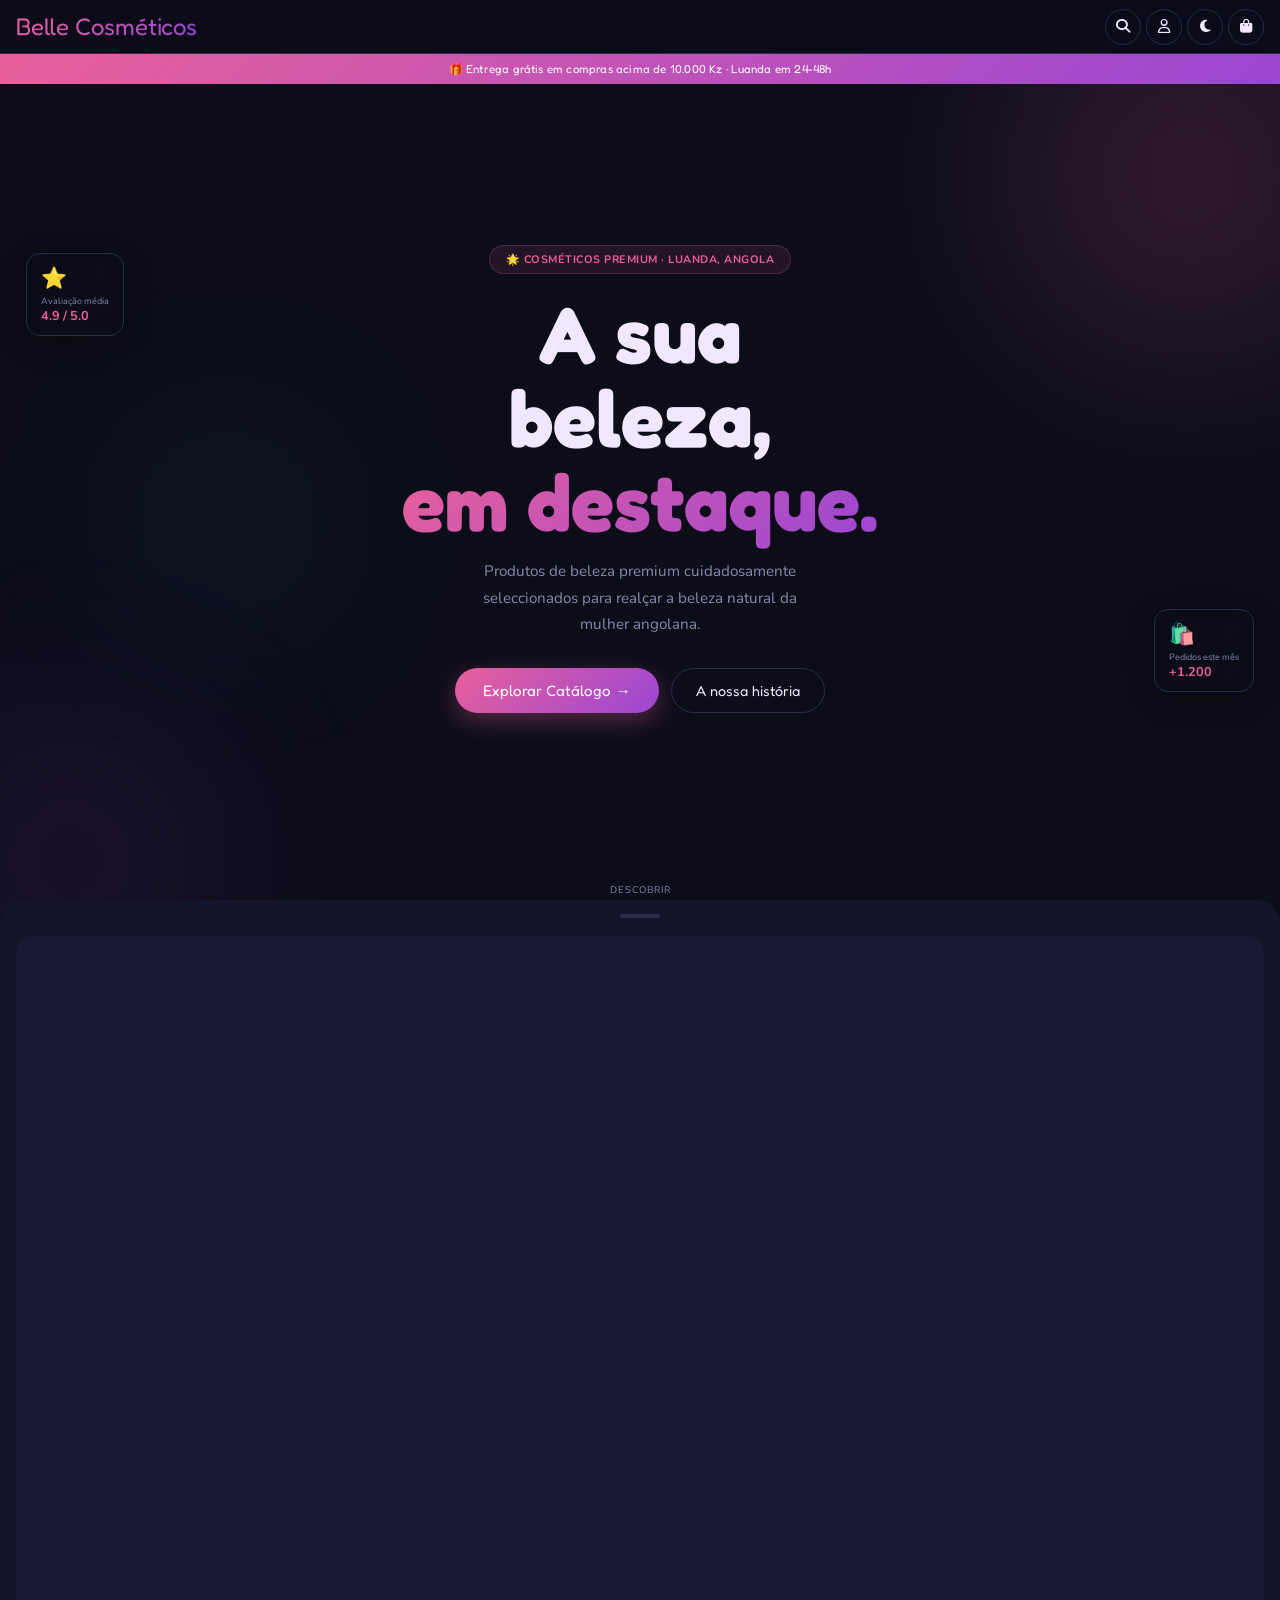
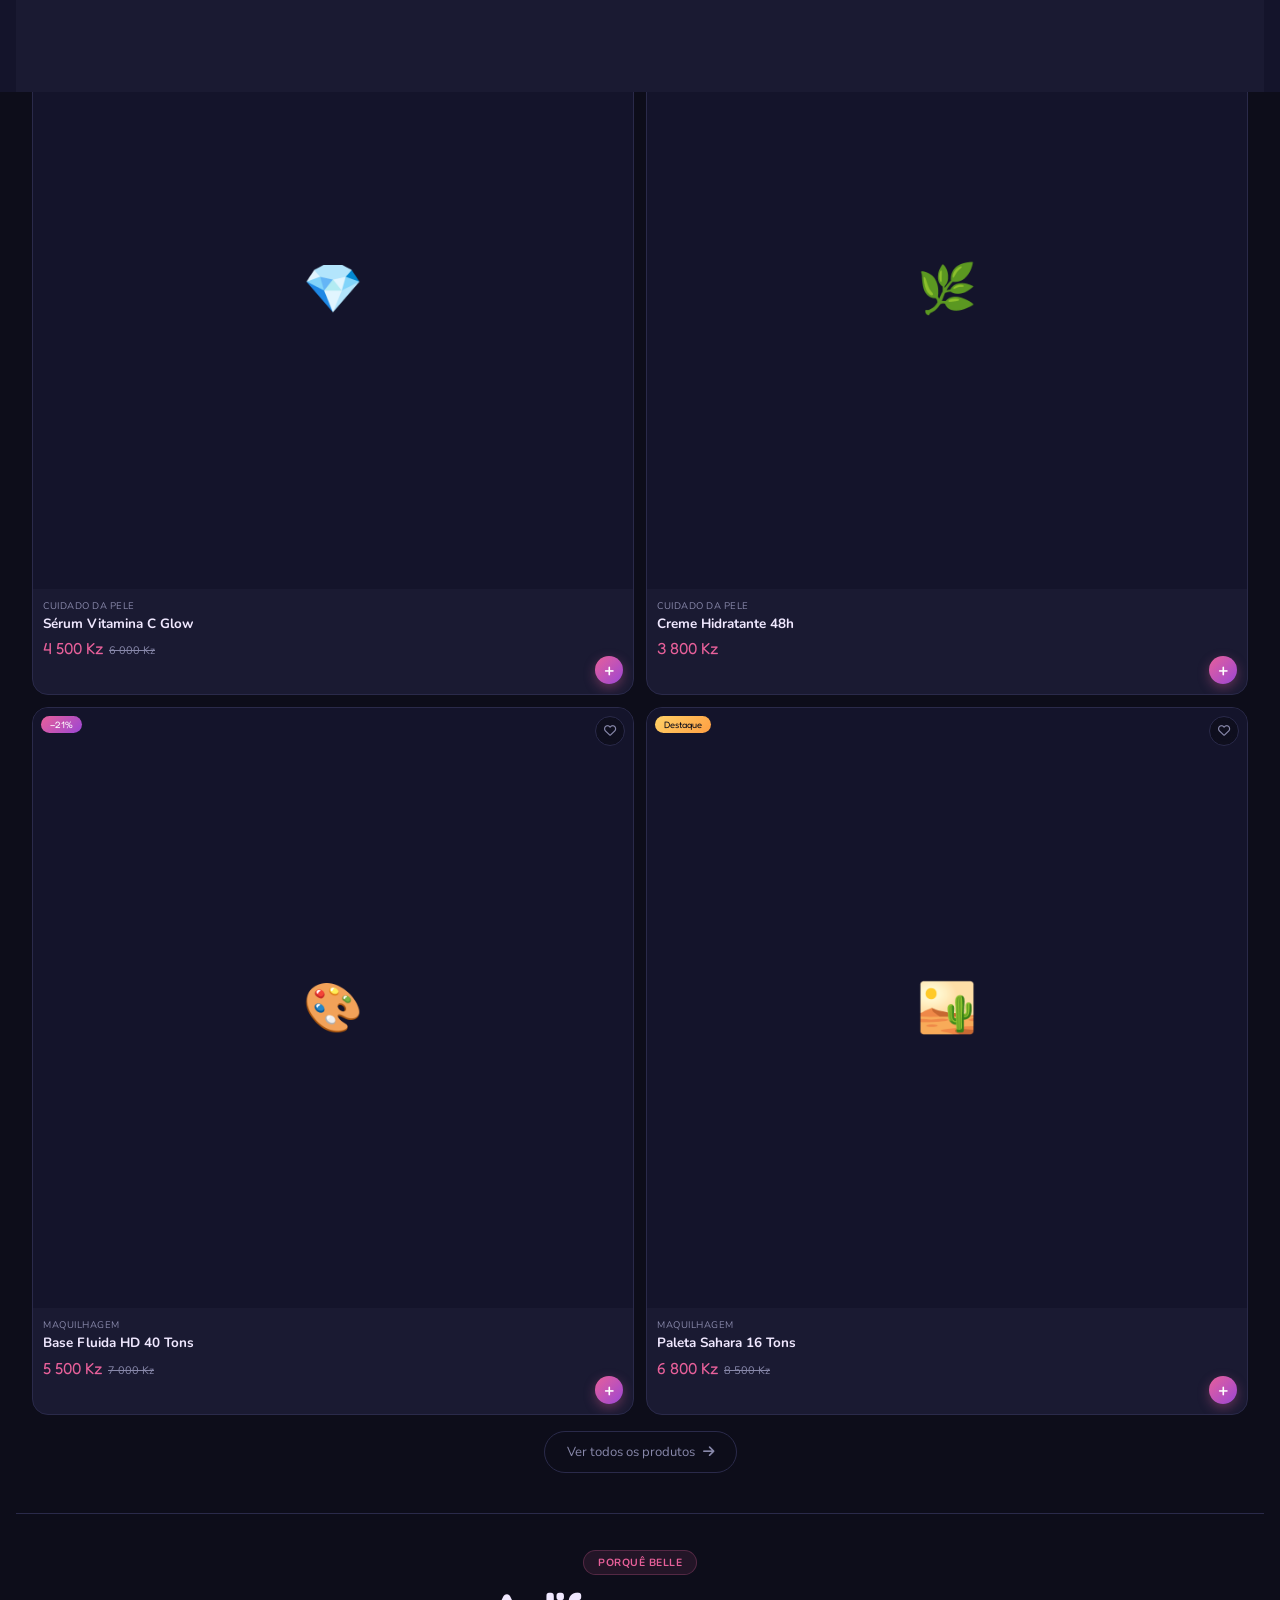
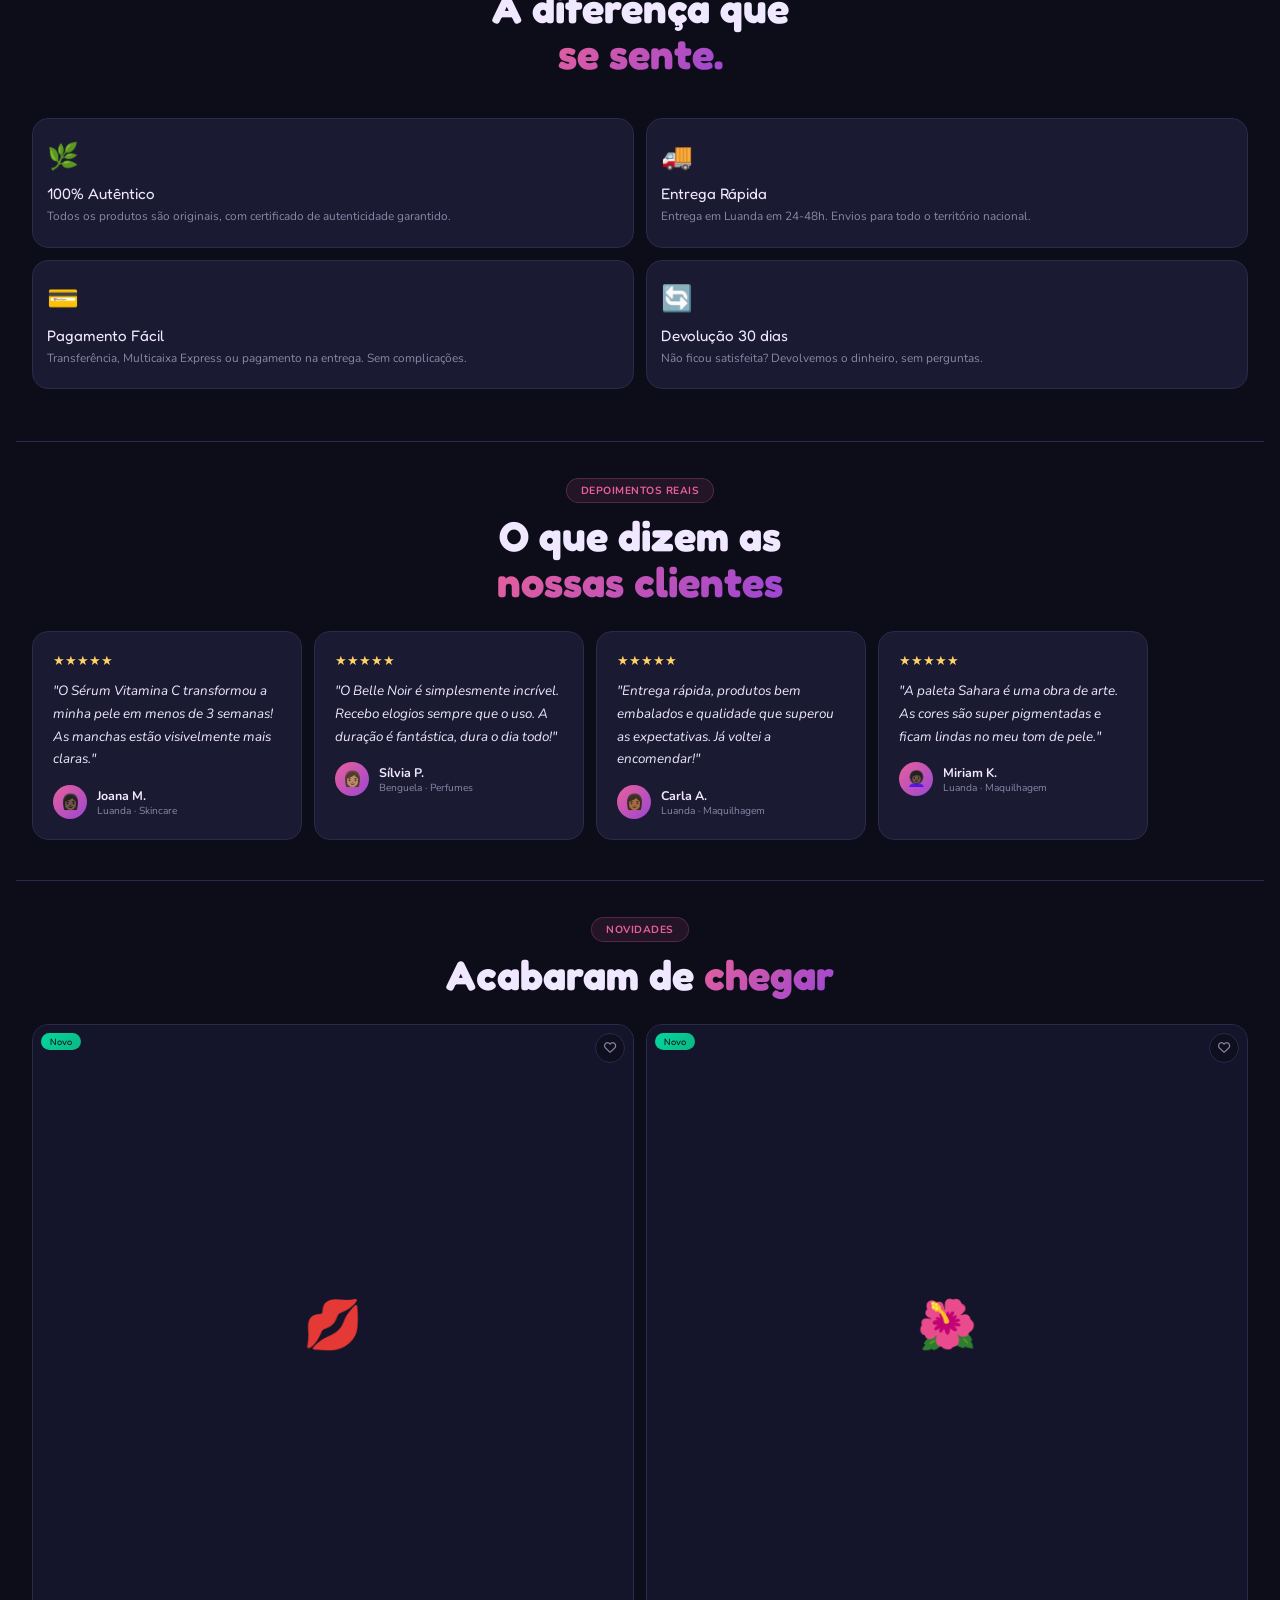
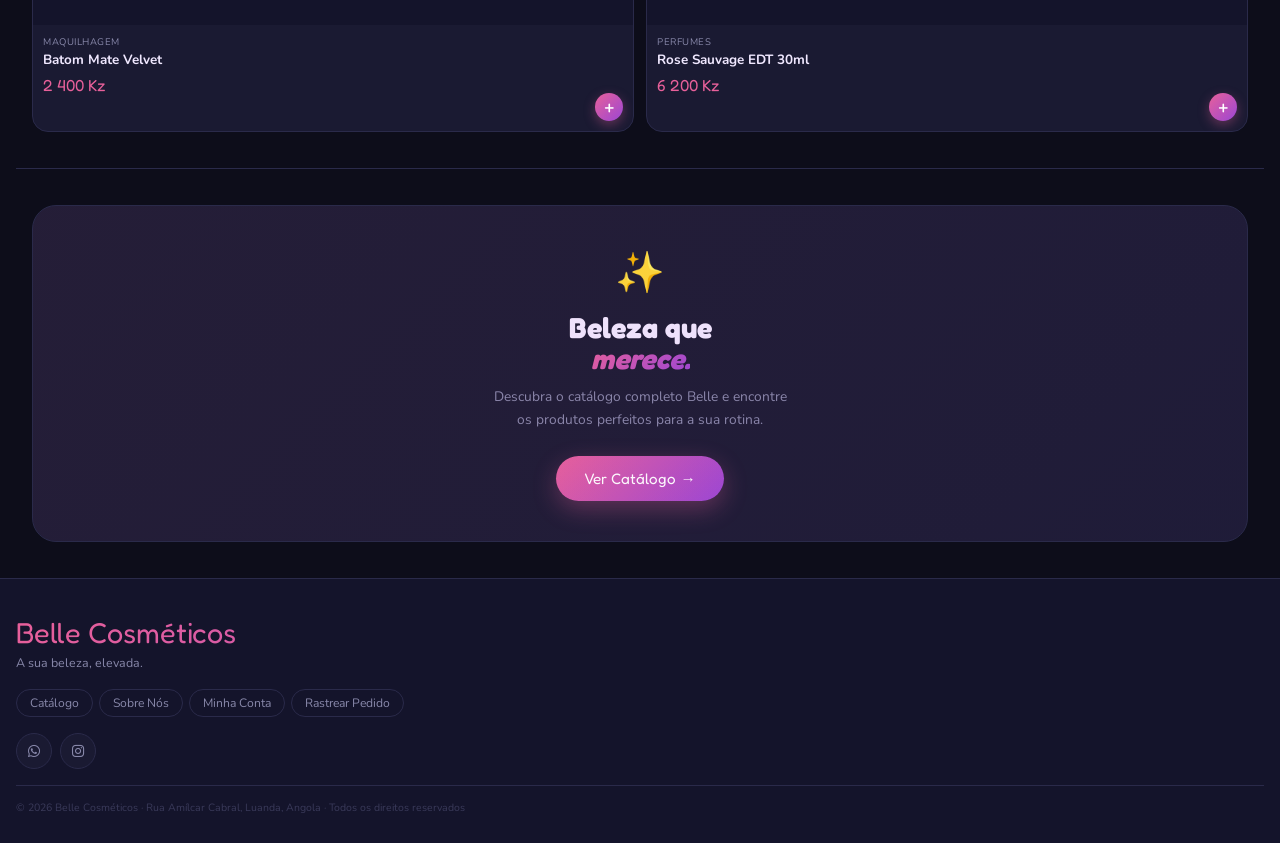
<file: index.html>
<!DOCTYPE html>
<html lang="pt-AO" data-theme="dark">
<head>
<meta charset="UTF-8"><meta name="viewport" content="width=device-width,initial-scale=1.0">
<meta name="description" content="Belle Cosméticos — Cosméticos premium em Luanda, Angola.">
<title>Belle Cosméticos</title>
<link rel="icon" href="data:image/svg+xml,<svg xmlns='http://www.w3.org/2000/svg' viewBox='0 0 100 100'><text y='.9em' font-size='90'>✨</text></svg>">
<script>(function(){document.documentElement.setAttribute('data-theme',localStorage.getItem('bl_theme')||'dark')})()</script>
<link rel="stylesheet" href="https://cdnjs.cloudflare.com/ajax/libs/font-awesome/6.5.0/css/all.min.css">
<link href="https://fonts.googleapis.com/css2?family=Fredoka+One&family=Nunito:wght@400;600;700;800;900&display=swap" rel="stylesheet">
<link rel="stylesheet" href="belle.css">
<style>
/* HERO */
.hero{min-height:calc(100vh - 54px);display:flex;flex-direction:column;align-items:center;justify-content:center;text-align:center;padding:60px 20px 80px;position:relative;overflow:hidden}
.hero-bg{position:absolute;inset:0;z-index:0}
.orb{position:absolute;border-radius:50%;filter:blur(90px);animation:orb-float 10s ease-in-out infinite}
.orb1{width:380px;height:380px;background:rgba(232,96,154,.15);top:-100px;right:-100px}
.orb2{width:300px;height:300px;background:rgba(155,70,212,.1);bottom:-80px;left:-80px;animation-delay:-4s}
.orb3{width:200px;height:200px;background:rgba(6,214,160,.08);top:40%;left:10%;animation-delay:-7s}
.hero-inner{position:relative;z-index:1;max-width:480px}
.hero-badge{display:inline-flex;align-items:center;gap:8px;background:rgba(232,96,154,.1);border:1px solid rgba(232,96,154,.22);border-radius:50px;padding:6px 16px;font-size:.68rem;font-weight:700;color:var(--pink);letter-spacing:.5px;text-transform:uppercase;margin-bottom:18px;animation:fade-up .7s .1s both}
.hero-title{font-family:var(--ff);font-size:clamp(2.8rem,13vw,5rem);line-height:1.05;margin-bottom:14px;animation:fade-up .7s .2s both}
.hero-title em{font-style:normal;background:var(--grad);-webkit-background-clip:text;-webkit-text-fill-color:transparent;background-clip:text}
.hero-sub{font-size:.95rem;color:var(--muted);line-height:1.75;max-width:320px;margin:0 auto 30px;animation:fade-up .7s .3s both}
.hero-btns{display:flex;gap:12px;justify-content:center;flex-wrap:wrap;margin-bottom:36px;animation:fade-up .7s .4s both}
.fc{position:absolute;background:rgba(13,13,26,.85);backdrop-filter:blur(12px);border:1px solid var(--border);border-radius:14px;padding:10px 14px;text-align:left;box-shadow:0 8px 32px rgba(0,0,0,.3);animation:orb-float 9s ease-in-out infinite;z-index:1;pointer-events:none}
.fc1{top:20%;left:2%;animation-delay:0s}
.fc2{top:62%;right:2%;animation-delay:-3.5s}
.fc-ico{font-size:1.3rem;margin-bottom:3px}
.fc-lbl{font-size:.56rem;color:var(--muted)}
.fc-val{font-size:.8rem;font-weight:700;color:var(--pink)}
.scroll-ind{position:absolute;bottom:20px;left:50%;transform:translateX(-50%);display:flex;flex-direction:column;align-items:center;gap:4px;color:var(--muted);font-size:.6rem;letter-spacing:1px;text-transform:uppercase;animation:fade-in .8s .9s both}
@keyframes bounce{0%,100%{transform:translateY(0)}50%{transform:translateY(5px)}}
.scroll-ind i{animation:bounce 2s ease-in-out infinite}

/* STATS */
.stats{display:grid;grid-template-columns:repeat(3,1fr);background:var(--border)}
.stat{background:var(--card);padding:20px 10px;text-align:center}
.stat-n{font-family:var(--ff);font-size:1.8rem;background:var(--grad);-webkit-background-clip:text;-webkit-text-fill-color:transparent;background-clip:text;line-height:1}
.stat-l{font-size:.58rem;font-weight:700;text-transform:uppercase;letter-spacing:.5px;color:var(--muted);margin-top:4px}

/* CATS */
.cats-row{overflow-x:auto;scrollbar-width:none;padding:0 16px}
.cats-row::-webkit-scrollbar{display:none}
.cats-inner{display:flex;gap:10px;width:max-content;padding-bottom:4px}
.cat-pill{display:flex;flex-direction:column;align-items:center;background:var(--card);border:1px solid var(--border);border-radius:16px;padding:18px 16px;cursor:pointer;transition:var(--tr);min-width:84px}
.cat-pill:hover{border-color:rgba(232,96,154,.4);transform:translateY(-2px)}
.cat-emoji{font-size:1.8rem;margin-bottom:7px}
.cat-name{font-size:.68rem;font-weight:700;text-align:center;line-height:1.3}
.cat-count{font-size:.6rem;color:var(--muted);margin-top:2px}

/* FEATURES */
.feats{display:grid;grid-template-columns:repeat(2,1fr);gap:12px}
.feat{background:var(--card);border:1px solid var(--border);border-radius:var(--r);padding:20px 14px;transition:var(--tr)}
.feat:hover{border-color:rgba(232,96,154,.25)}
.feat-ico{font-size:1.6rem;margin-bottom:10px}
.feat-title{font-family:var(--ff);font-size:.95rem;color:var(--text);margin-bottom:4px}
.feat-desc{font-size:.74rem;color:var(--muted);line-height:1.65}

/* DEPS */
.deps-row{overflow-x:auto;scrollbar-width:none;padding:0 16px}
.deps-row::-webkit-scrollbar{display:none}
.deps-inner{display:flex;gap:12px;width:max-content;padding-bottom:4px}
.dep{background:var(--card);border:1px solid var(--border);border-radius:var(--r);padding:20px;width:270px;flex-shrink:0}
.dep-stars{color:var(--yellow);font-size:.82rem;margin-bottom:10px}
.dep-txt{font-size:.84rem;color:var(--text);line-height:1.7;font-style:italic;margin-bottom:14px}
.dep-autor{display:flex;align-items:center;gap:10px}
.dep-av{width:34px;height:34px;border-radius:50%;background:var(--grad);display:flex;align-items:center;justify-content:center;font-size:.95rem}
.dep-name{font-size:.78rem;font-weight:700}
.dep-loc{font-size:.64rem;color:var(--muted)}

/* CTA */
.cta-block{margin:0 16px;background:var(--card);border:1px solid var(--border);border-radius:24px;padding:40px 20px;text-align:center;position:relative;overflow:hidden}
.cta-block::before{content:'';position:absolute;inset:0;background:linear-gradient(135deg,rgba(232,96,154,.05),rgba(155,70,212,.04));pointer-events:none}
.cta-ico{font-size:2.5rem;margin-bottom:12px}
.cta-title{font-family:var(--ff);font-size:1.8rem;line-height:1.1;margin-bottom:10px}
.cta-title em{background:var(--grad);-webkit-background-clip:text;-webkit-text-fill-color:transparent;background-clip:text}
.cta-sub{font-size:.86rem;color:var(--muted);line-height:1.7;margin-bottom:24px;max-width:300px;margin-left:auto;margin-right:auto}

.see-all{text-align:center;padding:16px 0 4px}
.btn-see-all{display:inline-flex;align-items:center;gap:8px;padding:11px 22px;border:1px solid var(--border);border-radius:50px;font-size:.82rem;color:var(--muted);cursor:pointer;transition:var(--tr)}
.btn-see-all:hover{border-color:var(--pink);color:var(--pink)}
</style>
</head>
<body>
<nav class="nav">
  <span class="nav-logo" onclick="location.href='index.html'" id="nav-logo">Belle</span>
  <div class="nav-actions">
    <button class="nav-btn" onclick="location.href='catalogo.html'" title="Catálogo"><i class="fa-solid fa-magnifying-glass"></i></button>
    <button class="nav-btn" onclick="location.href='conta.html'" title="Conta"><i class="fa-regular fa-user"></i></button>
    <button class="nav-btn" onclick="Theme.toggle()" title="Tema"><i data-theme-ico class="fa-solid fa-moon"></i></button>
    <a href="carrinho.html" class="nav-btn" title="Carrinho"><i class="fa-solid fa-bag-shopping"></i><span class="bl-cart-badge">0</span></a>
  </div>
</nav>

<div class="announce hide" id="announce"></div>

<section class="hero pt-nav">
  <div class="hero-bg">
    <div class="orb orb1"></div><div class="orb orb2"></div><div class="orb orb3"></div>
  </div>
  <div class="fc fc1"><div class="fc-ico">⭐</div><div class="fc-lbl">Avaliação média</div><div class="fc-val">4.9 / 5.0</div></div>
  <div class="fc fc2"><div class="fc-ico">🛍️</div><div class="fc-lbl">Pedidos este mês</div><div class="fc-val">+1.200</div></div>
  <div class="hero-inner">
    <div class="hero-badge" id="h-badge"></div>
    <h1 class="hero-title" id="h-title"></h1>
    <p class="hero-sub" id="h-sub"></p>
    <div class="hero-btns">
      <button class="btn-primary" id="h-btn1" onclick="location.href='catalogo.html'"></button>
      <button class="btn-ghost" id="h-btn2" onclick="location.href='sobre.html'"></button>
    </div>
  </div>
  <div class="scroll-ind"><span>Descobrir</span><i class="fa-solid fa-chevron-down"></i></div>
</section>

<div class="stats" id="stats-row"></div>

<section class="sec compact">
  <div class="sec-hdr"><div class="sec-badge" id="cats-badge"></div><h2 class="sec-title" id="cats-title"></h2><p class="sec-sub" id="cats-sub"></p></div>
  <div class="cats-row"><div class="cats-inner" id="cats-inner"></div></div>
</section>

<div class="divider mx"></div>

<section class="sec compact">
  <div class="sec-hdr"><div class="sec-badge">Mais vendidos</div><h2 class="sec-title">Escolhas <em>populares</em></h2><p class="sec-sub">Os favoritos das nossas clientes, agora ao seu alcance.</p></div>
  <div class="prods-grid" id="prods-featured"></div>
  <div class="see-all"><button class="btn-see-all" onclick="location.href='catalogo.html'">Ver todos os produtos <i class="fa-solid fa-arrow-right"></i></button></div>
</section>

<div class="divider mx"></div>

<section class="sec compact">
  <div class="sec-hdr"><div class="sec-badge" id="feat-badge"></div><h2 class="sec-title" id="feat-title"></h2></div>
  <div class="feats p-16" id="feats-grid"></div>
</section>

<div class="divider mx"></div>

<section class="sec compact">
  <div class="sec-hdr"><div class="sec-badge" id="deps-badge"></div><h2 class="sec-title" id="deps-title"></h2></div>
  <div class="deps-row"><div class="deps-inner" id="deps-inner"></div></div>
</section>

<div class="divider mx"></div>

<section class="sec compact">
  <div class="sec-hdr"><div class="sec-badge">Novidades</div><h2 class="sec-title">Acabaram de <em>chegar</em></h2></div>
  <div class="prods-grid" id="prods-new"></div>
</section>

<div class="divider mx"></div>

<section class="sec compact">
  <div class="cta-block">
    <div class="cta-ico" id="cta-ico"></div>
    <h2 class="cta-title" id="cta-title"></h2>
    <p class="cta-sub" id="cta-sub"></p>
    <button class="btn-primary" id="cta-btn" onclick="location.href='catalogo.html'"></button>
  </div>
</section>

<footer class="footer" id="footer"></footer>

<div class="overlay" id="overlay" onclick="closeSheet()"></div>
<div class="sheet" id="sheet">
  <div class="sheet-handle"></div>
  <div class="sh-img" id="sh-img"></div>
  <div class="sh-cat" id="sh-cat"></div>
  <div class="sh-name" id="sh-name"></div>
  <div class="sh-price-row"><span class="sh-price" id="sh-price"></span><span class="sh-orig" id="sh-orig" style="display:none"></span><span class="sh-disc" id="sh-disc" style="display:none"></span></div>
  <p class="sh-desc" id="sh-desc"></p>
  <div class="sh-hls" id="sh-hls"></div>
  <div class="qty-row"><span class="qty-lbl">Quantidade</span><div class="qty-ctrl"><button class="qty-btn" onclick="adjQty(-1)">−</button><span class="qty-v" id="qty-v">1</span><button class="qty-btn" onclick="adjQty(1)">+</button></div></div>
  <textarea class="sh-note" id="sh-note" placeholder="Observações (opcional)..."></textarea>
  <button class="btn-primary w-full" id="sh-btn" onclick="addToCart()">Adicionar ao Carrinho</button>
  <button class="btn-ghost w-full mt-8" onclick="goToDetail()" style="padding:12px">Ver detalhes completos</button>
</div>
<div id="bl-toast"></div>
<script src="belle.js"></script>
<script>
document.addEventListener('DOMContentLoaded', () => {
  Theme.init();
  renderAll();
  window.addEventListener('bl:cms', renderAll);
});

function renderAll() {
  const h = CMS.home(); const s = CMS.store();
  document.getElementById('nav-logo').textContent = s.name;
  document.title = `${s.name} — ${s.tagline}`;

  // Announce
  const an = h.announce;
  const anEl = document.getElementById('announce');
  if (an?.active && an?.text) { anEl.textContent = an.text; anEl.classList.remove('hide'); }
  else anEl.classList.add('hide');

  // Hero
  const hero = h.hero || {};
  document.getElementById('h-badge').textContent = hero.badge || '';
  const lines = (hero.title||'').split('\n');
  document.getElementById('h-title').innerHTML = lines.map((l,i)=> i===lines.length-1 ? `<em>${l}</em>` : l).join('<br>');
  document.getElementById('h-sub').textContent  = hero.sub || '';
  document.getElementById('h-btn1').textContent = hero.btn1 || 'Explorar Catálogo →';
  document.getElementById('h-btn2').textContent = hero.btn2 || 'A nossa história';

  // Stats
  document.getElementById('stats-row').innerHTML = (h.stats||[]).map(st => `<div class="stat"><div class="stat-n">${st.value}</div><div class="stat-l">${st.label}</div></div>`).join('');

  // Cats section
  const cs = h.catsSec || {};
  document.getElementById('cats-badge').textContent = cs.badge || 'Categorias';
  const ct = (cs.title||'O que procura\nem hoje?').split('\n');
  document.getElementById('cats-title').innerHTML = ct.map((l,i)=> i===ct.length-1?`<em>${l}</em>`:l).join('<br>');
  document.getElementById('cats-sub').textContent = cs.sub || '';

  // Categories
  const cats = CMS.categories();
  document.getElementById('cats-inner').innerHTML = cats.map(c => `
    <div class="cat-pill" onclick="filterCat(${c.id})">
      <span class="cat-emoji">${c.emoji}</span>
      <div class="cat-name">${c.name}</div>
      <div class="cat-count">${CMS.byCategory(c.id).length} produtos</div>
    </div>`).join('');

  // Featured products
  document.getElementById('prods-featured').innerHTML = CMS.featured().slice(0,4).map((p,i) => buildProdCard(p, i*.06)).join('');

  // Features
  const fs = h.featSec || {};
  document.getElementById('feat-badge').textContent = fs.badge || 'Porquê Belle';
  const ft = (fs.title||'A diferença que\nse sente.').split('\n');
  document.getElementById('feat-title').innerHTML = ft.map((l,i)=> i===ft.length-1?`<em>${l}</em>`:l).join('<br>');
  document.getElementById('feats-grid').innerHTML = CMS.features().map(f => `
    <div class="feat"><div class="feat-ico">${f.emoji}</div><div class="feat-title">${f.title}</div><div class="feat-desc">${f.desc}</div></div>`).join('');

  // Testimonials
  const ds = h.depsSec || {};
  document.getElementById('deps-badge').textContent = ds.badge || 'Depoimentos reais';
  const dt = (ds.title||'O que dizem as\nnossas clientes').split('\n');
  document.getElementById('deps-title').innerHTML = dt.map((l,i)=> i===dt.length-1?`<em>${l}</em>`:l).join('<br>');
  document.getElementById('deps-inner').innerHTML = CMS.testimonials().map(d => `
    <div class="dep">
      <div class="dep-stars">${'★'.repeat(d.stars||5)}${'☆'.repeat(5-(d.stars||5))}</div>
      <p class="dep-txt">"${d.text}"</p>
      <div class="dep-autor"><div class="dep-av">${d.av||'😊'}</div><div><div class="dep-name">${d.name}</div><div class="dep-loc">${d.loc}</div></div></div>
    </div>`).join('');

  // New arrivals
  document.getElementById('prods-new').innerHTML = CMS.products().filter(p=>p.tag==='novo'&&p.active!==false).slice(0,4).map((p,i)=>buildProdCard(p,i*.06)).join('');

  // CTA
  const cta = h.ctaSec || {};
  document.getElementById('cta-ico').textContent = cta.emoji || '✨';
  const ctat = (cta.title||'Beleza que\nmerece.').split('\n');
  document.getElementById('cta-title').innerHTML = ctat.map((l,i)=> i===ctat.length-1?`<em>${l}</em>`:l).join('<br>');
  document.getElementById('cta-sub').textContent = cta.sub || '';
  document.getElementById('cta-btn').textContent = cta.btn || 'Ver Catálogo →';
}

function filterCat(id) { sessionStorage.setItem('bl_cat_filter', id); location.href = 'catalogo.html'; }
</script>
</body>
</html>
</file>
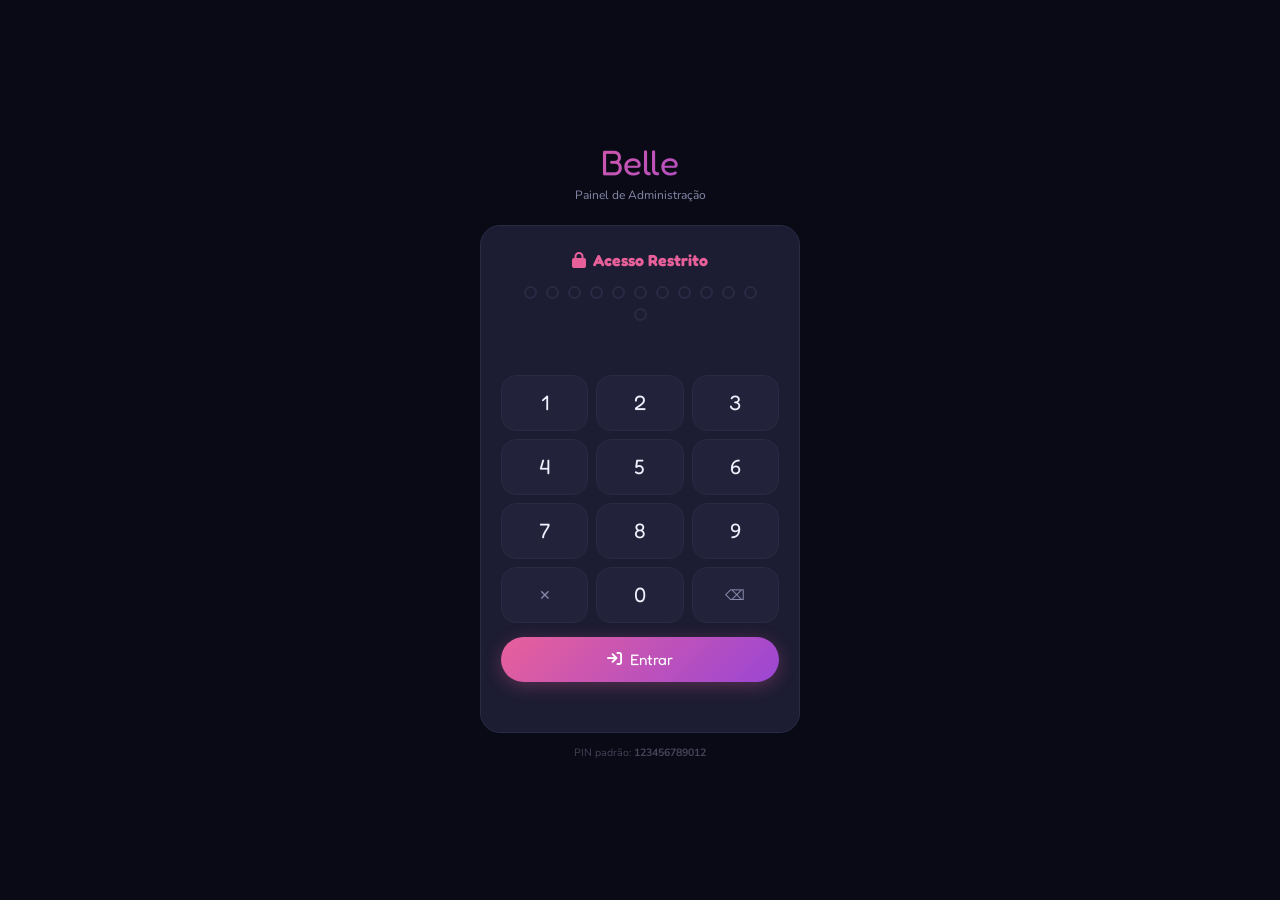
<file: admin.html>
<!DOCTYPE html>
<html lang="pt-AO" data-theme="dark">
<head>
<meta charset="UTF-8"/>
<meta name="viewport" content="width=device-width,initial-scale=1.0,maximum-scale=1.0"/>
<title>Admin — Belle Cosméticos</title>
<link rel="stylesheet" href="https://cdnjs.cloudflare.com/ajax/libs/font-awesome/6.5.0/css/all.min.css"/>
<link href="https://fonts.googleapis.com/css2?family=Fredoka+One&family=Nunito:wght@400;600;700;800&display=swap" rel="stylesheet"/>
<style>
:root{--bg:#0a0a16;--bg2:#10101f;--bg3:#16162a;--card:#1c1c32;--card2:#22223a;--border:#2a2a45;--pink:#e8609a;--purple:#9b46d4;--teal:#06d6a0;--yellow:#ffd166;--red:#ff4757;--blue:#3d9eff;--white:#f0f0ff;--muted:#8888aa;--muted2:#44445a;--ft:'Fredoka One',cursive;--fb:'Nunito',sans-serif;--r:10px;--r2:15px;--r3:20px;--tr:all .2s ease;--grad:linear-gradient(135deg,#e8609a,#9b46d4)}
[data-theme="light"]{--bg:#f0f4ff;--bg2:#fff;--bg3:#e8eef8;--card:#fff;--card2:#f8faff;--border:#dde5f5;--white:#0a0e1a;--muted:#6070a0;--muted2:#c0c8e0}
*,*::before,*::after{box-sizing:border-box;margin:0;padding:0}
html,body{height:100%;overflow:hidden}
body{font-family:var(--fb);background:var(--bg);color:var(--white);display:flex;flex-direction:column}
/* LOGIN */
#ls{position:fixed;inset:0;z-index:9999;background:var(--bg);display:flex;align-items:center;justify-content:center;padding:20px}
.lbox{width:100%;max-width:320px;text-align:center}
.llogo{font-family:var(--ft);font-size:2.2rem;background:var(--grad);-webkit-background-clip:text;-webkit-text-fill-color:transparent;background-clip:text;margin-bottom:4px}
.lsub{font-size:.75rem;color:var(--muted);margin-bottom:22px}
.lcard{background:var(--card);border:1px solid var(--border);border-radius:var(--r3);padding:24px 20px}
.lcard h2{font-family:var(--ft);font-size:1rem;color:var(--pink);margin-bottom:16px;display:flex;align-items:center;justify-content:center;gap:7px}
.pdots{display:flex;gap:9px;justify-content:center;margin-bottom:14px;flex-wrap:wrap;max-width:240px;margin-left:auto;margin-right:auto}
.pd{width:13px;height:13px;border-radius:50%;border:2px solid var(--border);transition:all .15s}
.pd.on{background:var(--pink);border-color:var(--pink);box-shadow:0 0 8px rgba(232,96,154,.5)}
.pd.err{background:var(--red);border-color:var(--red)}
.pdisp{min-height:24px;font-family:var(--ft);font-size:1.1rem;letter-spacing:8px;color:var(--pink);text-align:center;margin-bottom:16px}
.npad{display:grid;grid-template-columns:repeat(3,1fr);gap:8px;margin-bottom:14px}
.nb{height:56px;border-radius:var(--r2);background:var(--card2);border:1.5px solid var(--border);font-family:var(--ft);font-size:1.3rem;color:var(--white);cursor:pointer;transition:var(--tr);display:flex;align-items:center;justify-content:center}
.nb:active,.nb:focus{background:rgba(232,96,154,.15);border-color:var(--pink);color:var(--pink);outline:none}
.nb.del{font-size:.9rem;color:var(--muted)}
.btnent{width:100%;padding:13px;border-radius:50px;background:var(--grad);border:none;font-family:var(--ft);font-size:.95rem;color:#fff;cursor:pointer;box-shadow:0 4px 18px rgba(232,96,154,.3);display:flex;align-items:center;justify-content:center;gap:8px}
.btnent:active{filter:brightness(1.1)}
.lerr{font-size:.72rem;color:var(--red);text-align:center;min-height:18px;margin-top:8px}
.lhint{font-size:.66rem;color:var(--muted2);margin-top:12px}
/* APP */
#app{display:none;flex:1;overflow:hidden;flex-direction:column}
#app.on{display:flex}
/* TOPBAR */
.tb{background:var(--bg2);border-bottom:1px solid var(--border);padding:0 13px;height:50px;display:flex;align-items:center;gap:9px;flex-shrink:0}
.tb-logo{font-family:var(--ft);font-size:1.1rem;background:var(--grad);-webkit-background-clip:text;-webkit-text-fill-color:transparent;background-clip:text;flex-shrink:0}
.tb-store{font-size:.72rem;color:var(--muted);flex:1;overflow:hidden;text-overflow:ellipsis;white-space:nowrap;padding-left:8px;border-left:1px solid var(--border)}
.tb-acts{display:flex;gap:5px}
.tbb{width:30px;height:30px;border-radius:var(--r);background:none;border:1px solid var(--border);display:flex;align-items:center;justify-content:center;font-size:.8rem;cursor:pointer;color:var(--muted);transition:var(--tr)}
.tbb:hover{border-color:var(--pink);color:var(--pink)}
/* BODY */
.ab{display:flex;flex:1;overflow:hidden}
/* SIDEBAR */
.sb{width:52px;background:var(--bg2);border-right:1px solid var(--border);display:flex;flex-direction:column;align-items:center;padding:7px 0;gap:2px;flex-shrink:0;overflow:hidden}
.si{width:38px;height:36px;border-radius:var(--r);background:none;border:none;display:flex;align-items:center;justify-content:center;font-size:.86rem;cursor:pointer;color:var(--muted);transition:var(--tr);position:relative}
.si:hover{background:rgba(232,96,154,.07);color:var(--pink)}
.si.on{background:rgba(232,96,154,.12);color:var(--pink)}
.si-b{position:absolute;top:3px;right:3px;background:var(--red);color:#fff;border-radius:50%;width:13px;height:13px;font-size:.42rem;font-weight:700;display:none;align-items:center;justify-content:center}
.si-b.on{display:flex}
.sb-div{width:28px;height:1px;background:var(--border);margin:3px 0;flex-shrink:0}
.sb-sp{flex:1}
/* MAIN */
.mn{flex:1;overflow-y:auto;scrollbar-width:thin;scrollbar-color:var(--border) transparent}
.mn::-webkit-scrollbar{width:4px}
.mn::-webkit-scrollbar-thumb{background:var(--border);border-radius:2px}
.mni{padding:13px;max-width:1080px}
/* PANELS */
.pnl{display:none}
.pnl.on{display:block;animation:fU .2s ease}
@keyframes fU{from{opacity:0;transform:translateY(5px)}to{opacity:1;transform:none}}
.pt{font-family:var(--ft);font-size:1.2rem;color:var(--white);margin-bottom:13px;display:flex;align-items:center;gap:8px}
.pt i{color:var(--pink)}
/* MOBILE */
.mob-nav{display:none;position:fixed;bottom:0;left:0;right:0;z-index:100;background:var(--bg2);border-top:1px solid var(--border);padding:5px 0 9px;justify-content:space-around}
@media(max-width:600px){.sb{display:none!important}.mob-nav{display:flex}html,body,#app,.ab,.mn{overflow:auto;height:auto}body{padding-bottom:62px}}
.mnb{display:flex;flex-direction:column;align-items:center;gap:1px;background:none;border:none;cursor:pointer;color:var(--muted);font-size:.46rem;text-transform:uppercase;padding:0 6px;transition:var(--tr);position:relative}
.mnb i{font-size:1rem}
.mnb.on{color:var(--pink)}
.mnb-b{position:absolute;top:0;right:2px;background:var(--red);color:#fff;border-radius:50%;width:12px;height:12px;font-size:.4rem;font-weight:700;display:none;align-items:center;justify-content:center}
.mnb-b.on{display:flex}
/* STATS */
.sg{display:grid;grid-template-columns:repeat(2,1fr);gap:9px;margin-bottom:11px}
@media(min-width:560px){.sg{grid-template-columns:repeat(4,1fr)}}
.sc{background:var(--card);border:1px solid var(--border);border-radius:var(--r2);padding:13px;transition:var(--tr)}
.sc:hover{border-color:rgba(232,96,154,.25)}
.sc-i{width:34px;height:34px;border-radius:var(--r);display:flex;align-items:center;justify-content:center;font-size:1rem;margin-bottom:8px}
.pi{background:rgba(232,96,154,.12);color:var(--pink)}.pu{background:rgba(155,70,212,.12);color:var(--purple)}
.te{background:rgba(6,214,160,.12);color:var(--teal)}.bl{background:rgba(61,158,255,.12);color:var(--blue)}
.sc-n{font-family:var(--ft);font-size:1.4rem;color:var(--white);margin-bottom:1px}
.sc-l{font-size:.58rem;text-transform:uppercase;color:var(--muted);letter-spacing:.4px}
/* CARD */
.ac{background:var(--card);border:1px solid var(--border);border-radius:var(--r2);padding:13px;margin-bottom:11px}
.ach{display:flex;align-items:center;justify-content:space-between;margin-bottom:11px;flex-wrap:wrap;gap:6px}
.act{font-family:var(--ft);font-size:.87rem;color:var(--pink);display:flex;align-items:center;gap:6px}
/* TABLE */
.tw{overflow-x:auto;border-radius:var(--r);border:1px solid var(--border)}
table{width:100%;border-collapse:collapse;font-size:.8rem}
th{text-align:left;font-size:.54rem;text-transform:uppercase;letter-spacing:.4px;color:var(--muted);padding:8px 11px;border-bottom:1px solid var(--border);font-weight:700;background:var(--bg3);white-space:nowrap}
td{padding:9px 11px;border-bottom:1px solid rgba(42,42,69,.45);vertical-align:middle}
tr:last-child td{border-bottom:none}
tr:hover td{background:rgba(232,96,154,.02)}
.day-hdr td{background:var(--bg3);font-size:.64rem;font-weight:700;color:var(--muted);text-transform:uppercase;letter-spacing:.4px;padding:6px 11px;border-bottom:1px solid var(--border)}
.tdi{width:36px;height:36px;border-radius:var(--r);overflow:hidden;background:var(--bg3);display:flex;align-items:center;justify-content:center;font-size:1.15rem;flex-shrink:0}
.tdi img{width:100%;height:100%;object-fit:cover}
.tdn{font-weight:700;font-size:.82rem;margin-bottom:1px}
.tds{font-size:.66rem;color:var(--muted)}
.dtr{display:none;background:var(--bg3)}
.dtr.on{display:table-row}
.dg{display:grid;grid-template-columns:repeat(auto-fit,minmax(120px,1fr));gap:7px;margin-bottom:9px}
.di label{display:block;font-size:.54rem;font-weight:700;text-transform:uppercase;color:var(--muted);letter-spacing:.4px;margin-bottom:1px}
.di span{font-size:.8rem;color:var(--white)}
/* BADGES */
.badge{padding:2px 8px;border-radius:50px;font-family:var(--ft);font-size:.52rem;display:inline-flex;align-items:center;gap:2px}
.bok{background:rgba(6,214,160,.1);color:var(--teal);border:1px solid rgba(6,214,160,.28)}
.boff{background:rgba(255,71,87,.1);color:var(--red);border:1px solid rgba(255,71,87,.2)}
.bpend{background:rgba(255,209,102,.1);color:var(--yellow);border:1px solid rgba(255,209,102,.28)}
.bship{background:rgba(61,158,255,.1);color:var(--blue);border:1px solid rgba(61,158,255,.28)}
.bdest{background:rgba(232,96,154,.1);color:var(--pink);border:1px solid rgba(232,96,154,.28)}
/* MODAL */
.mo{position:fixed;inset:0;z-index:500;background:rgba(0,0,0,.78);backdrop-filter:blur(4px);display:none;align-items:center;justify-content:center;padding:13px}
.mo.on{display:flex}
.modal{background:var(--card);border:1px solid var(--border);border-radius:var(--r3);width:100%;max-width:510px;max-height:92vh;overflow-y:auto;scrollbar-width:thin;scrollbar-color:var(--border) transparent}
.mh{padding:14px 15px 11px;display:flex;align-items:center;justify-content:space-between;position:sticky;top:0;background:var(--card);z-index:2;border-bottom:1px solid var(--border)}
.mt{font-family:var(--ft);font-size:.95rem;color:var(--pink);display:flex;align-items:center;gap:7px}
.mx{width:26px;height:26px;border-radius:var(--r);background:var(--bg2);border:1px solid var(--border);display:flex;align-items:center;justify-content:center;font-size:.75rem;cursor:pointer;color:var(--muted)}
.mx:hover{border-color:var(--red);color:var(--red)}
.mb{padding:14px 15px 15px}
.mf{display:flex;gap:7px;justify-content:flex-end;padding-top:11px;border-top:1px solid var(--border);margin-top:11px}
/* BUTTONS */
.btn{display:inline-flex;align-items:center;gap:5px;padding:8px 14px;border-radius:50px;border:none;font-family:var(--ft);font-size:.7rem;cursor:pointer;transition:var(--tr);white-space:nowrap}
.btn-g{background:var(--grad);color:#fff;box-shadow:0 3px 10px rgba(232,96,154,.25)}
.btn-g:hover{filter:brightness(1.1)}
.btn-o{background:none;color:var(--muted);border:1px solid var(--border)}
.btn-o:hover{border-color:var(--pink);color:var(--pink)}
.btn-d{background:rgba(255,71,87,.1);color:var(--red);border:1px solid rgba(255,71,87,.25)}
.btn-d:hover{background:var(--red);color:#fff}
.btn-t{background:rgba(6,214,160,.1);color:var(--teal);border:1px solid rgba(6,214,160,.25)}
.btn-t:hover{background:var(--teal);color:#0a0a16}
.btn-sm{padding:4px 10px;font-size:.62rem}
.btn-ico{width:28px;height:28px;padding:0;justify-content:center;border-radius:var(--r)}
/* FORM */
.fi{width:100%;padding:10px 12px;background:var(--bg2);border:1.5px solid var(--border);border-radius:var(--r);font-family:var(--fb);font-size:.85rem;color:var(--white);outline:none;transition:border-color .2s;margin-bottom:9px}
.fi:focus{border-color:var(--pink)}
.fi::placeholder{color:var(--muted2)}
.fi:last-child{margin-bottom:0}
select.fi option{background:var(--bg2);color:var(--white)}
textarea.fi{resize:vertical;line-height:1.5}
.fg{margin-bottom:9px}
.fg label{display:block;font-size:.58rem;font-weight:700;text-transform:uppercase;letter-spacing:.5px;color:var(--muted);margin-bottom:3px}
.fg label .n{font-size:.54rem;text-transform:none;letter-spacing:0;color:var(--muted2)}
.r2{display:grid;grid-template-columns:1fr 1fr;gap:9px}
.r3{display:grid;grid-template-columns:1fr 1fr 1fr;gap:7px}
@media(max-width:420px){.r2,.r3{grid-template-columns:1fr}}
/* SWITCH */
.swr{display:flex;align-items:center;justify-content:space-between;padding:8px 0;border-bottom:1px solid rgba(42,42,69,.4)}
.swr:last-child{border-bottom:none}
.swl{font-size:.82rem}.sws{font-size:.64rem;color:var(--muted);margin-top:1px}
.sw{position:relative;width:40px;height:22px;flex-shrink:0;display:inline-block}
.sw input{opacity:0;width:0;height:0}
.sw-s{position:absolute;inset:0;background:var(--muted2);border-radius:11px;cursor:pointer;transition:.28s}
.sw-s::before{content:'';position:absolute;height:16px;width:16px;left:3px;bottom:3px;background:#fff;border-radius:50%;transition:.28s}
input:checked + .sw-s{background:var(--grad)}
input:checked + .sw-s::before{transform:translateX(18px)}
/* CTABS */
.ctabs{display:flex;gap:4px;flex-wrap:wrap;margin-bottom:13px}
.ctab{padding:6px 13px;background:var(--card2);border:1px solid var(--border);border-radius:50px;font-family:var(--ft);font-size:.66rem;cursor:pointer;color:var(--muted);transition:var(--tr)}
.ctab.on{background:var(--grad);color:#fff;border-color:transparent}
/* SEARCH */
.sbar{display:flex;gap:7px;margin-bottom:11px;flex-wrap:wrap}
.sbi{flex:1;min-width:130px;padding:8px 11px;background:var(--card2);border:1.5px solid var(--border);border-radius:var(--r);font-family:var(--fb);font-size:.82rem;color:var(--white);outline:none;transition:border-color .2s}
.sbi:focus{border-color:rgba(232,96,154,.45)}
.sbi::placeholder{color:var(--muted2)}
/* STATUS SELECT */
.esel{background:var(--bg2);border:1.5px solid var(--border);border-radius:var(--r);padding:4px 8px;font-family:var(--ft);font-size:.63rem;color:var(--white);cursor:pointer;outline:none}
/* MISC */
.dv{height:1px;background:var(--border);margin:10px 0}
.ibox{border-radius:var(--r);padding:9px 11px;font-size:.73rem;margin-bottom:10px}
.ibox-ok{background:rgba(6,214,160,.06);border:1px solid rgba(6,214,160,.18);color:var(--teal)}
.ibox-warn{background:rgba(255,209,102,.06);border:1px solid rgba(255,209,102,.18);color:var(--yellow)}
.empty{text-align:center;padding:40px 20px}
.empty i{font-size:2.8rem;opacity:.14;display:block;margin-bottom:11px;color:var(--pink)}
.empty p{font-family:var(--ft);font-size:.88rem;color:var(--muted)}
.spin{width:26px;height:26px;border:2.5px solid var(--border);border-top-color:var(--pink);border-radius:50%;animation:sp .8s linear infinite;margin:28px auto;display:block}
@keyframes sp{to{transform:rotate(360deg)}}
.cbar{display:flex;align-items:center;gap:7px;padding:6px 11px;background:rgba(6,214,160,.06);border:1px solid rgba(6,214,160,.18);border-radius:var(--r);margin-bottom:11px;font-size:.73rem;color:var(--teal)}
.dot{width:7px;height:7px;border-radius:50%;background:var(--teal);animation:pulse 2s infinite;flex-shrink:0}
@keyframes pulse{0%,100%{opacity:1}50%{opacity:.3}}
.hls-list{display:flex;flex-direction:column;gap:5px;margin-top:5px}
.hl-row{display:flex;gap:5px;align-items:center;background:var(--bg2);border:1px solid var(--border);border-radius:var(--r);padding:6px 9px}
.hl-row input{flex:1;background:none;border:none;font-family:var(--fb);font-size:.8rem;color:var(--white);outline:none}
.hl-row input::placeholder{color:var(--muted2)}
.hl-del{width:22px;height:22px;border-radius:6px;background:rgba(255,71,87,.1);border:none;color:var(--red);cursor:pointer;display:flex;align-items:center;justify-content:center;font-size:.65rem;flex-shrink:0}
.hl-del:hover{background:var(--red);color:#fff}
.adm-nav-btn{width:100%;display:flex;align-items:center;gap:9px;padding:10px 12px;border-radius:var(--r);color:var(--white);background:none;border:none;font-family:var(--fb);font-size:.84rem;cursor:pointer;text-align:left;transition:var(--tr)}
.adm-nav-btn:hover{background:rgba(232,96,154,.08);color:var(--pink)}
.adm-nav-btn i{width:16px;color:var(--pink);font-size:.9rem;flex-shrink:0}
.toast{position:fixed;top:58px;left:50%;transform:translateX(-50%) translateY(-80px);background:var(--card);border:1px solid var(--border);border-radius:13px;padding:8px 16px;font-size:.8rem;font-weight:700;max-width:calc(100vw - 30px);z-index:9999;opacity:0;pointer-events:none;transition:transform .38s cubic-bezier(.34,1.56,.64,1);box-shadow:0 8px 28px rgba(0,0,0,.5);display:flex;align-items:center;gap:6px}
.toast.show{transform:translateX(-50%) translateY(0);opacity:1}
.toast.ok{border-color:var(--teal);color:var(--teal)}
.toast.err{border-color:var(--red);color:var(--red)}
.toast.info{border-color:var(--pink);color:var(--pink)}
.sted-row{display:grid;grid-template-columns:1fr 1fr auto;gap:8px;margin-bottom:7px;align-items:end}
.inactive-row{opacity:.55}
</style>
</head>
<body>

<!-- ══ LOGIN ══════════════════════════════════════ -->
<div id="ls">
  <div class="lbox">
    <div class="llogo">Belle</div>
    <p class="lsub">Painel de Administração</p>
    <div class="lcard">
      <h2><i class="fa-solid fa-lock"></i> Acesso Restrito</h2>
      <div class="pdots" id="pdots">
        <div class="pd" id="pd0"></div><div class="pd" id="pd1"></div><div class="pd" id="pd2"></div>
        <div class="pd" id="pd3"></div><div class="pd" id="pd4"></div><div class="pd" id="pd5"></div>
        <div class="pd" id="pd6"></div><div class="pd" id="pd7"></div><div class="pd" id="pd8"></div>
        <div class="pd" id="pd9"></div><div class="pd" id="pd10"></div><div class="pd" id="pd11"></div>
      </div>
      <div class="pdisp" id="pdisp"></div>
      <div class="npad">
        <button class="nb" onclick="pinAdd('1')">1</button>
        <button class="nb" onclick="pinAdd('2')">2</button>
        <button class="nb" onclick="pinAdd('3')">3</button>
        <button class="nb" onclick="pinAdd('4')">4</button>
        <button class="nb" onclick="pinAdd('5')">5</button>
        <button class="nb" onclick="pinAdd('6')">6</button>
        <button class="nb" onclick="pinAdd('7')">7</button>
        <button class="nb" onclick="pinAdd('8')">8</button>
        <button class="nb" onclick="pinAdd('9')">9</button>
        <button class="nb del" onclick="pinClr()">✕</button>
        <button class="nb" onclick="pinAdd('0')">0</button>
        <button class="nb del" onclick="pinDel()">⌫</button>
      </div>
      <button class="btnent" onclick="pinVerify()">
        <i class="fa-solid fa-arrow-right-to-bracket"></i> Entrar
      </button>
      <div class="lerr" id="lerr"></div>
    </div>
    <p class="lhint">PIN padrão: <strong>123456789012</strong></p>
  </div>
</div>

<!-- ══ APP ════════════════════════════════════════ -->
<div id="app">

  <div class="tb">
    <div class="tb-logo">Belle Admin</div>
    <div class="tb-store" id="tbStore">Belle Cosméticos</div>
    <div class="tb-acts">
      <button class="tbb" onclick="toggleTema()" title="Tema"><i class="fa-solid fa-moon" id="tIco"></i></button>
      <button class="tbb" onclick="abrirDrawer()" title="Menu"><i class="fa-solid fa-ellipsis-vertical"></i></button>
    </div>
  </div>

  <div class="ab">
    <div class="sb">
      <button class="si on" id="sbi-dash" onclick="go('dash')" title="Dashboard"><i class="fa-solid fa-gauge"></i><span class="si-b" id="sbEB">0</span></button>
      <div class="sb-div"></div>
      <button class="si" id="sbi-encs" onclick="go('encs')" title="Pedidos"><i class="fa-solid fa-inbox"></i></button>
      <button class="si" id="sbi-prods" onclick="go('prods')" title="Produtos"><i class="fa-solid fa-box-open"></i></button>
      <button class="si" id="sbi-cats" onclick="go('cats')" title="Categorias"><i class="fa-solid fa-tags"></i></button>
      <button class="si" id="sbi-clis" onclick="go('clis')" title="Clientes"><i class="fa-solid fa-users"></i></button>
      <div class="sb-div"></div>
      <button class="si" id="sbi-home" onclick="go('home')" title="Homepage"><i class="fa-solid fa-house"></i></button>
      <button class="si" id="sbi-deps" onclick="go('deps')" title="Depoimentos"><i class="fa-solid fa-star"></i></button>
      <button class="si" id="sbi-feats" onclick="go('feats')" title="Porquê Belle"><i class="fa-solid fa-list-check"></i></button>
      <button class="si" id="sbi-sobre" onclick="go('sobre')" title="Sobre"><i class="fa-solid fa-circle-info"></i></button>
      <div class="sb-sp"></div>
      <div class="sb-div"></div>
      <button class="si" id="sbi-loja" onclick="go('loja')" title="Configurações"><i class="fa-solid fa-gear"></i></button>
    </div>

    <div class="mn">
      <div class="mni">

        <!-- DASHBOARD -->
        <div class="pnl on" id="p-dash">
          <div class="pt"><i class="fa-solid fa-gauge"></i> Dashboard</div>
          <div class="cbar"><span class="dot"></span> Modo Demo — dados guardados localmente</div>
          <div class="sg">
            <div class="sc"><div class="sc-i pi"><i class="fa-solid fa-inbox"></i></div><div class="sc-n" id="stE">—</div><div class="sc-l">Pedidos total</div></div>
            <div class="sc"><div class="sc-i pu"><i class="fa-solid fa-clock"></i></div><div class="sc-n" id="stPend">—</div><div class="sc-l">Pendentes</div></div>
            <div class="sc"><div class="sc-i te"><i class="fa-solid fa-users"></i></div><div class="sc-n" id="stC">—</div><div class="sc-l">Clientes</div></div>
            <div class="sc" onclick="go('encs')"><div class="sc-i bl"><i class="fa-solid fa-coins"></i></div><div class="sc-n" id="stR">—</div><div class="sc-l">Receita total</div></div>
          </div>
          <div style="display:grid;grid-template-columns:1fr 1fr;gap:9px;margin-bottom:11px">
            <div class="sc" style="border-left:3px solid var(--teal)">
              <div style="font-size:.58rem;text-transform:uppercase;color:var(--teal);letter-spacing:.4px;margin-bottom:6px;font-weight:700"><i class="fa-solid fa-calendar-day"></i> HOJE</div>
              <div class="sc-n" style="font-size:1.1rem" id="stDia">—</div>
              <div class="sc-l" id="stDiaL">0 pedidos</div>
            </div>
            <div class="sc" style="border-left:3px solid var(--purple)">
              <div style="font-size:.58rem;text-transform:uppercase;color:var(--purple);letter-spacing:.4px;margin-bottom:6px;font-weight:700"><i class="fa-solid fa-calendar"></i> MÊS</div>
              <div class="sc-n" style="font-size:1.1rem" id="stMes">—</div>
              <div class="sc-l" id="stMesL">0 pedidos</div>
            </div>
          </div>
          <div class="ac"><div class="ach"><div class="act"><i class="fa-solid fa-clock-rotate-left"></i> Últimos pedidos</div><button class="btn btn-o btn-sm" onclick="go('encs')">Ver todos</button></div><div id="dE"></div></div>
          <div class="ac"><div class="ach"><div class="act"><i class="fa-solid fa-fire"></i> Produtos em destaque</div><button class="btn btn-o btn-sm" onclick="go('prods')">Gerir</button></div><div id="dP"></div></div>
        </div>

        <!-- PEDIDOS -->
        <div class="pnl" id="p-encs">
          <div class="pt"><i class="fa-solid fa-inbox"></i> Pedidos</div>
          <div class="sbar">
            <input class="sbi" type="search" id="encQ" placeholder="🔍 Referência, cliente..." oninput="fEncs(this.value)"/>
            <select class="sbi" style="max-width:150px" onchange="fEncE(this.value)">
              <option value="">Todos estados</option>
              <option value="pending">⏳ Pendente</option>
              <option value="confirmed">✅ Confirmado</option>
              <option value="shipped">🚚 Em entrega</option>
              <option value="delivered">📦 Entregue</option>
              <option value="cancelled">❌ Cancelado</option>
            </select>
          </div>
          <div class="tw"><table><thead><tr><th>Referência</th><th>Cliente</th><th>Total</th><th>Pagamento</th><th>Estado</th><th></th></tr></thead><tbody id="eBody"></tbody></table></div>
          <p style="font-size:.68rem;color:var(--muted);margin-top:7px;text-align:center" id="eInfo"></p>
        </div>

        <!-- PRODUTOS -->
        <div class="pnl" id="p-prods">
          <div class="pt"><i class="fa-solid fa-box-open"></i> Produtos</div>
          <div class="sbar">
            <input class="sbi" type="search" id="pQ" placeholder="🔍 Pesquisar..." oninput="renderProds()"/>
            <select class="sbi" style="max-width:130px" id="pFilt" onchange="renderProds()">
              <option value="all">Todos</option>
              <option value="active">Activos</option>
              <option value="featured">Destaque</option>
              <option value="low">Stock baixo</option>
              <option value="off">Inactivos</option>
            </select>
            <button class="btn btn-g" onclick="abrirProd(0)"><i class="fa-solid fa-plus"></i> Novo</button>
          </div>
          <div class="tw"><table><thead><tr><th>Produto</th><th>Categoria</th><th>Preço</th><th>Stock</th><th>Estado</th><th></th></tr></thead><tbody id="pBody"></tbody></table></div>
        </div>

        <!-- CATEGORIAS -->
        <div class="pnl" id="p-cats">
          <div class="pt"><i class="fa-solid fa-tags"></i> Categorias</div>
          <div style="display:flex;justify-content:flex-end;margin-bottom:10px">
            <button class="btn btn-g" onclick="abrirCat(0)"><i class="fa-solid fa-plus"></i> Nova</button>
          </div>
          <div class="tw"><table><thead><tr><th>Ícone</th><th>Nome</th><th>Slug</th><th>Produtos</th><th>Estado</th><th></th></tr></thead><tbody id="cBody"></tbody></table></div>
        </div>

        <!-- CLIENTES -->
        <div class="pnl" id="p-clis">
          <div class="pt"><i class="fa-solid fa-users"></i> Clientes</div>
          <div class="sbar"><input class="sbi" type="search" id="cliQ" placeholder="🔍 Nome, telefone..." oninput="renderClis()"/></div>
          <div class="tw"><table><thead><tr><th>Nome</th><th>Telefone</th><th>Email</th><th>Pedidos</th><th>Total</th></tr></thead><tbody id="cliBody"></tbody></table></div>
        </div>

        <!-- HOMEPAGE -->
        <div class="pnl" id="p-home">
          <div class="pt"><i class="fa-solid fa-house"></i> Editor da Homepage</div>
          <div class="ibox ibox-ok">✏️ Todos os textos da página inicial. Alterações aplicadas em tempo real.</div>
          <div class="ac">
            <div class="ach"><div class="act"><i class="fa-solid fa-megaphone"></i> Banner de topo</div>
              <label class="sw"><input type="checkbox" id="hm-ann-on" onchange="saveHome()"><span class="sw-s"></span></label>
            </div>
            <div class="fg"><label>Texto do banner</label><input class="fi" id="hm-ann-txt" type="text" placeholder="🎁 Promoção..." oninput="saveHome()" style="margin-bottom:0"/></div>
          </div>
          <div class="ac">
            <div class="ach"><div class="act"><i class="fa-solid fa-star"></i> Hero</div></div>
            <div class="fg"><label>Badge</label><input class="fi" id="hm-h-badge" type="text" oninput="saveHome()" style="margin-bottom:0"/></div>
            <div class="fg" style="margin-top:9px"><label>Título <span class="n">última linha em destaque — Enter p/ quebra</span></label><textarea class="fi" id="hm-h-title" rows="2" oninput="saveHome()"></textarea></div>
            <div class="fg"><label>Subtítulo</label><textarea class="fi" id="hm-h-sub" rows="2" oninput="saveHome()"></textarea></div>
            <div class="r2">
              <div class="fg"><label>Botão principal</label><input class="fi" id="hm-h-btn1" type="text" oninput="saveHome()" style="margin-bottom:0"/></div>
              <div class="fg"><label>Botão secundário</label><input class="fi" id="hm-h-btn2" type="text" oninput="saveHome()" style="margin-bottom:0"/></div>
            </div>
          </div>
          <div class="ac">
            <div class="ach"><div class="act"><i class="fa-solid fa-chart-bar"></i> Estatísticas</div><button class="btn btn-o btn-sm" onclick="addStat()"><i class="fa-solid fa-plus"></i> Add</button></div>
            <div id="stats-ed"></div>
          </div>
          <div class="ac">
            <div class="ach"><div class="act"><i class="fa-solid fa-bullhorn"></i> CTA</div></div>
            <div class="r2">
              <div class="fg"><label>Emoji</label><input class="fi" id="hm-cta-emoji" type="text" maxlength="4" oninput="saveHome()" style="margin-bottom:0"/></div>
              <div class="fg"><label>Botão</label><input class="fi" id="hm-cta-btn" type="text" oninput="saveHome()" style="margin-bottom:0"/></div>
            </div>
            <div class="fg"><label>Título</label><textarea class="fi" id="hm-cta-title" rows="2" oninput="saveHome()"></textarea></div>
            <div class="fg"><label>Subtítulo</label><textarea class="fi" id="hm-cta-sub" rows="2" oninput="saveHome()"></textarea></div>
          </div>
        </div>

        <!-- DEPOIMENTOS -->
        <div class="pnl" id="p-deps">
          <div class="pt"><i class="fa-solid fa-star"></i> Depoimentos</div>
          <div style="display:flex;justify-content:flex-end;margin-bottom:10px"><button class="btn btn-g" onclick="abrirDep(-1)"><i class="fa-solid fa-plus"></i> Adicionar</button></div>
          <div class="tw"><table><thead><tr><th>Cliente</th><th>Local</th><th>★</th><th>Texto</th><th></th></tr></thead><tbody id="depBody"></tbody></table></div>
        </div>

        <!-- FEATURES -->
        <div class="pnl" id="p-feats">
          <div class="pt"><i class="fa-solid fa-list-check"></i> Porquê Belle</div>
          <div style="display:flex;justify-content:flex-end;margin-bottom:10px"><button class="btn btn-g" onclick="abrirFeat(-1)"><i class="fa-solid fa-plus"></i> Adicionar</button></div>
          <div class="tw"><table><thead><tr><th>Ícone</th><th>Título</th><th>Descrição</th><th></th></tr></thead><tbody id="featBody"></tbody></table></div>
        </div>

        <!-- SOBRE -->
        <div class="pnl" id="p-sobre">
          <div class="pt"><i class="fa-solid fa-circle-info"></i> Página Sobre Nós</div>
          <div class="ac"><div class="ach"><div class="act"><i class="fa-solid fa-star"></i> Hero</div></div>
            <div class="fg"><label>Título</label><textarea class="fi" id="sb-h-title" rows="2"></textarea></div>
            <div class="fg"><label>Subtítulo</label><textarea class="fi" id="sb-h-sub" rows="2"></textarea></div>
          </div>
          <div class="ac"><div class="ach"><div class="act"><i class="fa-solid fa-quote-left"></i> Missão</div></div>
            <div class="fg"><label>Texto</label><textarea class="fi" id="sb-mission" rows="3"></textarea></div>
          </div>
          <div class="ac"><div class="ach"><div class="act"><i class="fa-solid fa-book"></i> História</div></div>
            <div class="fg"><label>Texto</label><textarea class="fi" id="sb-story" rows="5"></textarea></div>
          </div>
          <div class="ac"><div class="ach"><div class="act"><i class="fa-solid fa-circle-question"></i> FAQ</div><button class="btn btn-o btn-sm" onclick="addFaq()"><i class="fa-solid fa-plus"></i> Add</button></div>
            <div id="faq-ed"></div>
          </div>
          <button class="btn btn-g" style="width:100%;justify-content:center;padding:12px" onclick="saveSobre()"><i class="fa-solid fa-floppy-disk"></i> Guardar</button>
        </div>

        <!-- CONFIGURAÇÕES -->
        <div class="pnl" id="p-loja">
          <div class="pt"><i class="fa-solid fa-gear"></i> Configurações</div>
          <div class="ctabs">
            <button class="ctab on" onclick="cfgT('loja',this)">🏪 Loja</button>
            <button class="ctab" onclick="cfgT('entrega',this)">🚚 Entrega</button>
            <button class="ctab" onclick="cfgT('redes',this)">📱 Redes</button>
            <button class="ctab" onclick="cfgT('api',this)">☁️ API</button>
            <button class="ctab" onclick="cfgT('github',this)">🐙 GitHub</button>
            <button class="ctab" onclick="cfgT('notif',this)">🔔 Notif.</button>
            <button class="ctab" onclick="cfgT('pin',this)">🔐 PIN</button>
          </div>
          <div id="loja-form"></div>
        </div>

      </div>
    </div>
  </div>

  <div class="mob-nav">
    <button class="mnb on" id="mnb-dash" onclick="go('dash')"><i class="fa-solid fa-gauge"></i><span>Stats</span><span class="mnb-b" id="mnEB">0</span></button>
    <button class="mnb" id="mnb-encs" onclick="go('encs')"><i class="fa-solid fa-inbox"></i><span>Pedidos</span></button>
    <button class="mnb" id="mnb-prods" onclick="go('prods')"><i class="fa-solid fa-box-open"></i><span>Produtos</span></button>
    <button class="mnb" id="mnb-cats" onclick="go('cats')"><i class="fa-solid fa-tags"></i><span>Cats</span></button>
    <button class="mnb" id="mnb-home" onclick="go('home')"><i class="fa-solid fa-house"></i><span>Site</span></button>
    <button class="mnb" id="mnb-loja" onclick="go('loja')"><i class="fa-solid fa-gear"></i><span>Config</span></button>
  </div>
</div>

<!-- MODALS -->
<div class="mo" id="mProd"><div class="modal"><div class="mh"><div class="mt" id="mProd-t"><i class="fa-solid fa-box-open"></i> Produto</div><button class="mx" onclick="fechM('mProd')"><i class="fa-solid fa-xmark"></i></button></div><div class="mb" id="mProd-b"></div></div></div>
<div class="mo" id="mCat"><div class="modal"><div class="mh"><div class="mt" id="mCat-t"><i class="fa-solid fa-tag"></i> Categoria</div><button class="mx" onclick="fechM('mCat')"><i class="fa-solid fa-xmark"></i></button></div><div class="mb" id="mCat-b"></div></div></div>
<div class="mo" id="mDep"><div class="modal"><div class="mh"><div class="mt"><i class="fa-solid fa-star"></i> Depoimento</div><button class="mx" onclick="fechM('mDep')"><i class="fa-solid fa-xmark"></i></button></div><div class="mb" id="mDep-b"></div></div></div>
<div class="mo" id="mFeat"><div class="modal"><div class="mh"><div class="mt"><i class="fa-solid fa-list-check"></i> Destaque</div><button class="mx" onclick="fechM('mFeat')"><i class="fa-solid fa-xmark"></i></button></div><div class="mb" id="mFeat-b"></div></div></div>

<!-- Drawer -->
<div id="adOv" onclick="fecharDrawer()" style="display:none;position:fixed;inset:0;z-index:498;background:rgba(0,0,0,.6)"></div>
<div id="adDrawer" style="position:fixed;top:50px;right:0;bottom:0;width:225px;z-index:499;background:var(--card);border-left:1px solid var(--border);transform:translateX(100%);transition:transform .28s ease;display:flex;flex-direction:column;overflow-y:auto">
  <div style="padding:12px 14px;border-bottom:1px solid var(--border)">
    <div style="font-family:var(--ft);font-size:.8rem;color:var(--pink)">Belle Admin</div>
    <div id="adName" style="font-size:.72rem;color:var(--muted)">Belle Cosméticos</div>
  </div>
  <div style="padding:6px">
    <div style="font-size:.56rem;font-weight:700;text-transform:uppercase;letter-spacing:.5px;color:var(--muted2);padding:8px 10px 4px">Navegação</div>
    <button onclick="fecharDrawer();go('dash')" class="adm-nav-btn"><i class="fa-solid fa-gauge"></i> Dashboard</button>
    <button onclick="fecharDrawer();go('encs')" class="adm-nav-btn"><i class="fa-solid fa-inbox"></i> Pedidos</button>
    <button onclick="fecharDrawer();go('prods')" class="adm-nav-btn"><i class="fa-solid fa-box-open"></i> Produtos</button>
    <button onclick="fecharDrawer();go('cats')" class="adm-nav-btn"><i class="fa-solid fa-tags"></i> Categorias</button>
    <button onclick="fecharDrawer();go('clis')" class="adm-nav-btn"><i class="fa-solid fa-users"></i> Clientes</button>
    <div style="height:1px;background:var(--border);margin:6px 0"></div>
    <div style="font-size:.56rem;font-weight:700;text-transform:uppercase;letter-spacing:.5px;color:var(--muted2);padding:4px 10px">Conteúdo</div>
    <button onclick="fecharDrawer();go('home')" class="adm-nav-btn"><i class="fa-solid fa-house"></i> Homepage</button>
    <button onclick="fecharDrawer();go('deps')" class="adm-nav-btn"><i class="fa-solid fa-star"></i> Depoimentos</button>
    <button onclick="fecharDrawer();go('feats')" class="adm-nav-btn"><i class="fa-solid fa-list-check"></i> Porquê Belle</button>
    <button onclick="fecharDrawer();go('sobre')" class="adm-nav-btn"><i class="fa-solid fa-circle-info"></i> Sobre Nós</button>
    <div style="height:1px;background:var(--border);margin:6px 0"></div>
    <a href="index.html" target="_blank" class="adm-nav-btn" style="text-decoration:none"><i class="fa-solid fa-arrow-up-right-from-square"></i> Ver Site</a>
    <button onclick="fecharDrawer();toggleTema()" class="adm-nav-btn"><i class="fa-solid fa-circle-half-stroke"></i> Mudar Tema</button>
    <button onclick="doLogout()" class="adm-nav-btn" style="color:var(--red)"><i class="fa-solid fa-right-from-bracket"></i> Terminar Sessão</button>
  </div>
</div>

<div class="toast" id="toast"></div>

<!-- ══ SCRIPT 1: PIN — completamente isolado, sem dependências ══ -->
<script>
(function() {
  'use strict';
  var pin = '';
  var PIN_LEN = 12;

  function getStoredPin() {
    try { return (JSON.parse(localStorage.getItem('bl_settings') || '{}')).pin || '123456789012'; }
    catch(e) { return '123456789012'; }
  }

  function syncDots(state) {
    for (var i = 0; i < PIN_LEN; i++) {
      var d = document.getElementById('pd' + i);
      if (!d) continue;
      d.className = 'pd';
      if (state === 'err') d.className = 'pd err';
      else if (i < pin.length) d.className = 'pd on';
    }
    var disp = document.getElementById('pdisp');
    if (disp) disp.textContent = pin.length > 0 ? Array(pin.length + 1).join('●') : '';
  }

  function setErr(msg) {
    var el = document.getElementById('lerr');
    if (el) el.textContent = msg;
  }

  window.pinAdd = function(d) {
    if (pin.length >= PIN_LEN) return;
    pin += d;
    syncDots();
    setErr('');
  };

  window.pinDel = function() {
    pin = pin.slice(0, -1);
    syncDots();
  };

  window.pinClr = function() {
    pin = '';
    syncDots();
  };

  window.pinVerify = function() {
    if (pin.length === 0) { setErr('Introduza o PIN'); return; }
    var stored = getStoredPin();
    if (pin === stored) {
      try { localStorage.setItem('bl_adm_tok', 'ok_' + Date.now()); } catch(e) {}
      document.getElementById('ls').style.display = 'none';
      document.getElementById('app').classList.add('on');
      if (typeof initAdmin === 'function') initAdmin();
    } else {
      syncDots('err');
      setErr('PIN incorrecto. Tente novamente.');
      setTimeout(function() { pin = ''; syncDots(); setErr(''); }, 1200);
    }
  };

  window.doLogout = function() {
    try { localStorage.removeItem('bl_adm_tok'); } catch(e) {}
    pin = '';
    syncDots();
    setErr('');
    document.getElementById('app').classList.remove('on');
    document.getElementById('ls').style.display = 'flex';
  };

  // Tema isolado
  function applyTheme() {
    var t = localStorage.getItem('bl_theme') || 'dark';
    document.documentElement.setAttribute('data-theme', t);
    var el = document.getElementById('tIco');
    if (el) el.className = t === 'dark' ? 'fa-solid fa-moon' : 'fa-solid fa-sun';
  }
  window.toggleTema = function() {
    var cur = document.documentElement.getAttribute('data-theme');
    var t = cur === 'dark' ? 'light' : 'dark';
    document.documentElement.setAttribute('data-theme', t);
    localStorage.setItem('bl_theme', t);
    var el = document.getElementById('tIco');
    if (el) el.className = t === 'dark' ? 'fa-solid fa-moon' : 'fa-solid fa-sun';
  };
  applyTheme();
})();
</script>

<!-- ══ SCRIPT 2: belle.js (opcional) ══ -->
<script>
/* ═══════════════════════════════════════════════════
   BELLE DATA LAYER — embutido directamente no admin
   (não depende de belle.js carregar)
═══════════════════════════════════════════════════ */
'use strict';

const DATA_DEFAULTS = {
  store:{ name:'Belle Cosméticos', tagline:'A sua beleza, elevada.', currency:'Kz', phone:'+244 923 000 000', whatsapp:'244923000000', email:'geral@belle.ao', address:'Rua Amílcar Cabral, Luanda, Angola', deliveryFee:1000, freeAbove:10000, instagram:'bellecosmeticos.ao', facebook:'', tiktok:'' },
  home:{ announce:{ active:true, text:'🎁 Entrega grátis em compras acima de 10.000 Kz · Luanda em 24-48h' }, hero:{ badge:'🌟 Cosméticos Premium · Luanda, Angola', title:'A sua beleza,\nem destaque.', sub:'Produtos de beleza premium cuidadosamente seleccionados para realçar a beleza natural da mulher angolana.', btn1:'Explorar Catálogo →', btn2:'A nossa história' }, stats:[{ value:'2.5K+', label:'Clientes satisfeitas' },{ value:'150+', label:'Produtos disponíveis' },{ value:'4.9★', label:'Avaliação média' }], catsSec:{ badge:'Categorias', title:'O que procura\nem hoje?', sub:'' }, featSec:{ badge:'Porquê Belle', title:'A diferença que\nse sente.' }, depsSec:{ badge:'Depoimentos reais', title:'O que dizem as\nnossas clientes' }, ctaSec:{ emoji:'✨', title:'Beleza que\nmerece.', sub:'Descubra o catálogo completo Belle.', btn:'Ver Catálogo →' } },
  features:[
    { emoji:'🌿', title:'100% Autêntico', desc:'Todos os produtos são originais, com certificado de autenticidade garantido.' },
    { emoji:'🚚', title:'Entrega Rápida', desc:'Entrega em Luanda em 24-48h. Envios para todo o território nacional.' },
    { emoji:'💳', title:'Pagamento Fácil', desc:'Transferência, Multicaixa Express ou pagamento na entrega. Sem complicações.' },
    { emoji:'🔄', title:'Devolução 30 dias', desc:'Não ficou satisfeita? Devolvemos o dinheiro, sem perguntas.' }
  ],
  testimonials:[
    { stars:5, text:'O Sérum Vitamina C transformou a minha pele em menos de 3 semanas! As manchas estão visivelmente mais claras.', name:'Joana M.', loc:'Luanda · Skincare', av:'👩🏿' },
    { stars:5, text:'O Belle Noir é simplesmente incrível. Recebo elogios sempre que o uso. A duração é fantástica!', name:'Sílvia P.', loc:'Benguela · Perfumes', av:'👩🏽' },
    { stars:5, text:'Entrega rápida, produtos bem embalados e qualidade que superou as expectativas. Já voltei a encomendar!', name:'Carla A.', loc:'Luanda · Maquilhagem', av:'👩🏾' },
    { stars:5, text:'A paleta Sahara é uma obra de arte. As cores são super pigmentadas e ficam lindas no meu tom de pele.', name:'Miriam K.', loc:'Luanda · Maquilhagem', av:'👩🏿‍🦱' }
  ],
  sobre:{ hero:{ title:'Beleza que\ninspira.', sub:'Desde 2019 que levamos os melhores cosméticos até à mulher angolana.' }, mission:'"Cada mulher merece sentir-se bela. A nossa missão é garantir que tem acesso aos melhores produtos para cuidar de si, com qualidade e a um preço justo."', story:'A Belle nasceu de um sonho simples: tornar cosméticos de qualidade acessíveis a todas as mulheres angolanas. O que começou como um pequeno negócio em Luanda cresceu para se tornar uma das referências no sector de cosméticos em Angola.', stats:[{ value:'2019', label:'Fundação' },{ value:'2.5K+', label:'Clientes' },{ value:'150+', label:'Marcas' }], faq:[{ q:'Os produtos são originais?', a:'Sim, todos os produtos Belle são 100% originais, importados directamente dos fabricantes autorizados.' },{ q:'Qual é o prazo de entrega?', a:'Em Luanda, entregamos em 24-48 horas. Para o resto do país, 3-5 dias úteis.' },{ q:'Como posso pagar?', a:'Aceitamos transferência bancária (BFA), Multicaixa Express e pagamento na entrega.' },{ q:'Posso devolver um produto?', a:'Sim! Política de devolução de 30 dias, sem perguntas.' }] },
  categories:[
    { id:1, name:'Cuidado da Pele', slug:'pele',        emoji:'✨', color:'#e8609a', active:true },
    { id:2, name:'Maquilhagem',     slug:'maquilhagem', emoji:'💄', color:'#9b46d4', active:true },
    { id:3, name:'Cabelo',          slug:'cabelo',      emoji:'💫', color:'#06d6a0', active:true },
    { id:4, name:'Perfumes',        slug:'perfumes',    emoji:'🌸', color:'#ffd166', active:true },
    { id:5, name:'Corpo',           slug:'corpo',       emoji:'🧴', color:'#ff9f43', active:true },
    { id:6, name:'Kits & Presentes',slug:'kits',        emoji:'🎁', color:'#ff8fab', active:true }
  ],
  products:[
    { id:1,  cid:1, name:'Sérum Vitamina C Glow',      emoji:'💎', price:4500, orig:6000, stock:15, featured:true,  active:true, tag:'promo',      desc:'Sérum concentrado com 20% Vitamina C pura. Ilumina, uniformiza o tom e reduz manchas em 4 semanas.', hl:['Vitamina C 20% estabilizada','Reduz manchas em 4 semanas','Acção antioxidante','Para todos os tipos de pele'], image:'' },
    { id:2,  cid:1, name:'Creme Hidratante 48h',        emoji:'🌿', price:3800, orig:0,    stock:22, featured:true,  active:true, tag:'bestseller', desc:'Hidratação profunda com ácido hialurónico triplo e manteiga de karité africano.', hl:['Ácido hialurónico triplo','Karité africano puro','Hidratação 48h','Testado dermatologicamente'], image:'' },
    { id:3,  cid:1, name:'Tónico Micelar Rosé',         emoji:'🌹', price:2900, orig:3500, stock:18, featured:false, active:true, tag:'promo',      desc:'Água micelar com extrato de rosas. Remove maquilhagem e equilibra o pH da pele.', hl:['Água de rosas natural','Remove maquilhagem','Equilíbrio de pH','Sem álcool'], image:'' },
    { id:4,  cid:1, name:'Protetor Solar SPF 50+',      emoji:'☀️', price:3200, orig:0,    stock:30, featured:false, active:true, tag:'',           desc:'Proteção solar de amplo espectro, textura ultra-leve. Sem resíduo branco.', hl:['FPS 50+ UV-A e UV-B','Textura ultra-leve','Sem resíduo branco','Resistente ao suor'], image:'' },
    { id:5,  cid:2, name:'Base Fluida HD 40 Tons',      emoji:'🎨', price:5500, orig:7000, stock:12, featured:true,  active:true, tag:'promo',      desc:'Base de alta cobertura com acabamento natural matte. 40 tons formulados para peles africanas.', hl:['40 tons inclusivos','Cobertura total','Acabamento matte','Resistente até 16h'], image:'' },
    { id:6,  cid:2, name:'Batom Mate Velvet',           emoji:'💋', price:2400, orig:0,    stock:25, featured:false, active:true, tag:'novo',       desc:'Batom de longa duração com fórmula mate aveludada e vitamina E. 16 cores.', hl:['Fórmula mate-hidratante','12h de duração','Vitamina E','16 cores'], image:'' },
    { id:7,  cid:2, name:'Paleta Sahara 16 Tons',       emoji:'🏜️', price:6800, orig:8500, stock:5,  featured:true,  active:true, tag:'destaque',   desc:'16 tons quentes inspirados nos pôr do sol africanos. Matte e shimmer.', hl:['16 sombras premium','Matte + Shimmer','Ultra-pigmentação','Inspiração africana'], image:'' },
    { id:8,  cid:2, name:'Máscara Volume+ Waterproof',  emoji:'👁️', price:3100, orig:0,    stock:18, featured:false, active:true, tag:'',           desc:'Máscara que multiplica o volume até 3x. Fórmula waterproof 24h.', hl:['Waterproof 24h','Volume x3','Pente de precisão','Não transfere'], image:'' },
    { id:9,  cid:3, name:'Óleo de Argan Premium',       emoji:'✨', price:4200, orig:5500, stock:20, featured:true,  active:true, tag:'bestseller', desc:'Óleo 100% puro de argan marroquino prensado a frio. Elimina frizz.', hl:['100% puro','Elimina frizz','Brilho intenso','Seco ou molhado'], image:'' },
    { id:10, cid:3, name:'Máscara Reparadora Intensa',   emoji:'💆', price:3600, orig:0,    stock:14, featured:false, active:true, tag:'',           desc:'Tratamento intensivo com queratina vegetal e proteínas da seda.', hl:['Queratina vegetal','Proteínas da seda','Repara danos','Resultado em 1 uso'], image:'' },
    { id:11, cid:4, name:'Belle Noir EDP 50ml',          emoji:'🖤', price:8500, orig:10000,stock:7,  featured:true,  active:true, tag:'destaque',   desc:'Fragrância signature de Belle. Baunilha negra, âmbar e sândalo.', hl:['Notas: Baunilha · Âmbar · Sândalo','EDP premium','Duração 8-10h','Frasco exclusivo'], image:'' },
    { id:12, cid:4, name:'Rose Sauvage EDT 30ml',        emoji:'🌺', price:6200, orig:0,    stock:11, featured:false, active:true, tag:'novo',       desc:'Fragrância floral com notas de rosa, neroli e almíscar branco.', hl:['Rosa · Neroli · Almíscar','Concentração EDT','Duração 6-8h','Uso diário'], image:'' },
    { id:13, cid:5, name:'Esfoliante Café & Cana',      emoji:'☕', price:2800, orig:0,    stock:35, featured:false, active:true, tag:'',           desc:'Esfoliante natural com café arábico e açúcar de cana orgânico.', hl:['Café arábico','Açúcar de cana orgânico','Activa circulação','Pele de seda'], image:'' },
    { id:14, cid:5, name:'Manteiga de Karité 200g',     emoji:'🌰', price:3400, orig:4200, stock:28, featured:false, active:true, tag:'promo',      desc:'Manteiga 100% natural de karité africano, produção artesanal.', hl:['100% karité africano','Produção artesanal','Peles muito secas','Sem parabenos'], image:'' },
    { id:15, cid:6, name:'Kit Skincare Iniciante',       emoji:'🎁', price:9500, orig:12500,stock:8,  featured:true,  active:true, tag:'promo',      desc:'Kit completo para começar a rotina de skincare Belle. 4 produtos essenciais.', hl:['4 produtos essenciais','Embalagem de oferta','Poupa 3.000 Kz','Ideal para presentes'], image:'' },
    { id:16, cid:6, name:'Kit Luxury Belle Collection',  emoji:'👑', price:15000,orig:0,    stock:5,  featured:false, active:true, tag:'destaque',   desc:'A experiência Belle completa: Perfume Belle Noir EDP + Base + Paleta Sahara.', hl:['3 produtos premium','Caixa exclusiva','Laço personalizável','Entrega especial'], image:'' }
  ]
};

/* ── CMS ── */
const CMS = {
  _d: null,
  _m(def, src) {
    const r = Object.assign({}, def);
    for (const k in src) {
      if (Array.isArray(src[k])) r[k] = src[k];
      else if (src[k] && typeof src[k] === 'object' && def[k] && typeof def[k] === 'object' && !Array.isArray(def[k])) r[k] = this._m(def[k], src[k]);
      else r[k] = src[k];
    }
    return r;
  },
  load() {
    if (this._d) return this._d;
    try { const s = localStorage.getItem('bl_cms'); this._d = s ? this._m(DATA_DEFAULTS, JSON.parse(s)) : Object.assign({}, DATA_DEFAULTS); }
    catch(e) { this._d = Object.assign({}, DATA_DEFAULTS); }
    return this._d;
  },
  save() { localStorage.setItem('bl_cms', JSON.stringify(this._d)); window.dispatchEvent(new CustomEvent('bl:cms')); },
  get(path) { const d=this.load(); return path.split('.').reduce((o,k)=>o&&o[k]!==undefined?o[k]:undefined,d); },
  set(path, val) {
    const d=this.load(); const parts=path.split('.'); let o=d;
    for (let i=0;i<parts.length-1;i++){if(!o[parts[i]])o[parts[i]]={};o=o[parts[i]];}
    o[parts[parts.length-1]]=val; this.save();
  },
  store()        { return this.get('store') || DATA_DEFAULTS.store; },
  home()         { return this.get('home')  || DATA_DEFAULTS.home; },
  products()     { return this.get('products') || []; },
  categories()   { return (this.get('categories')||[]).filter(c=>c.active!==false); },
  allCats()      { return this.get('categories') || []; },
  features()     { return this.get('features') || []; },
  testimonials() { return this.get('testimonials') || []; },
  sobre()        { return this.get('sobre') || {}; },
  getProduct(id) { return this.products().find(p=>p.id===+id)||null; },
  featured()     { return this.products().filter(p=>p.featured&&p.active!==false&&p.stock>0); },
  saveProduct(p) {
    const list=this.get('products')||[];
    if (p.id) { const i=list.findIndex(x=>x.id===p.id); if(i>-1)list[i]=p; else list.push(p); }
    else { p.id=Date.now(); list.push(p); }
    this.set('products',list); return p;
  },
  deleteProduct(id) { this.set('products',(this.get('products')||[]).filter(p=>p.id!==+id)); },
  saveCat(c) {
    const list=this.get('categories')||[];
    if (c.id) { const i=list.findIndex(x=>x.id===c.id); if(i>-1)list[i]=c; else list.push(c); }
    else { c.id=Date.now(); list.push(c); }
    this.set('categories',list); return c;
  },
  deleteCat(id)  { this.set('categories',(this.get('categories')||[]).filter(c=>c.id!==+id)); },
};

/* ── ORDERS ── */
const Orders = {
  K: 'bl_orders',
  _ref() { return `BL-${new Date().toISOString().slice(0,10).replace(/-/g,'')}-${String(Math.floor(Math.random()*9000)+1000)}`; },
  get()  { try { return JSON.parse(localStorage.getItem(this.K)||'[]'); } catch(e) { return []; } },
  save(l){ localStorage.setItem(this.K, JSON.stringify(l)); },
  create(data) {
    const o = Object.assign({}, data, { reference:this._ref(), status:'pending', payment_status:'unpaid', created_at:new Date().toISOString() });
    const l=this.get(); l.unshift(o); this.save(l); return o;
  },
  track(ref) { return this.get().find(o=>o.reference.toUpperCase()===ref.toUpperCase())||null; },
  updateStatus(ref,status,pay) {
    const l=this.get(); const o=l.find(x=>x.reference===ref);
    if(o){o.status=status;if(pay)o.payment_status=pay;o.updated_at=new Date().toISOString();}
    this.save(l); return o;
  },
  stats() {
    const l=this.get();
    const today=new Date().toISOString().slice(0,10);
    return {
      total:l.length, pending:l.filter(o=>o.status==='pending').length,
      today:l.filter(function(o){return o.created_at&&o.created_at.startsWith(today);}).length,
      revenue:l.filter(function(o){return o.status!=='cancelled';}).reduce(function(s,o){return s+(o.total||0);},0),
      clients:new Set(l.map(function(o){return o.customer&&o.customer.phone?o.customer.phone:null;}).filter(Boolean)).size
    };
  }
};

/* ── SETTINGS ── */
const Settings = {
  K:'bl_settings',
  get()  { try { return JSON.parse(localStorage.getItem(this.K)||'{}'); } catch(e) { return {}; } },
  set(d) { localStorage.setItem(this.K,JSON.stringify(Object.assign({},this.get(),d))); },
  val(k) { return this.get()[k]||''; },
  verifyPin(pin) { return pin===(this.val('pin')||'123456789012'); },
  setPin(p)      { this.set({pin:p}); }
};

/* ── CART ── */
const Cart = {
  K:'bl_cart',
  get()   { try{return JSON.parse(localStorage.getItem(this.K)||'[]');}catch{return[];} },
  count() { return this.get().reduce((s,i)=>s+(+i.qty||1),0); },
  total() { return this.get().reduce((s,i)=>s+((+i.price||0)*(+i.qty||1)),0); },
  clear() { localStorage.removeItem(this.K); }
};

/* ── WISHLIST ── */
const Wishlist = {
  K:'bl_wl',
  get()    { try{return JSON.parse(localStorage.getItem(this.K)||'[]');}catch{return[];} },
  has(id)  { return this.get().includes(+id); },
  toggle(id){ const l=this.get(),i=l.indexOf(+id); if(i>-1)l.splice(i,1); else l.push(+id); localStorage.setItem(this.K,JSON.stringify(l)); return i===-1; }
};

/* ── SESSION ── */
const Session = {
  K:'bl_session',
  get()   { try{return JSON.parse(localStorage.getItem(this.K)||'null');}catch{return null;} },
  set(d)  { localStorage.setItem(this.K,JSON.stringify(d)); },
  clear() { localStorage.removeItem(this.K); }
};

/* ── AUTH ── */
const Auth = {
  K:'bl_admin_token',
  set(t)  { localStorage.setItem(this.K,t); },
  get()   { return localStorage.getItem(this.K)||''; },
  clear() { localStorage.removeItem(this.K); }
};

const kz = (n) => { const s=CMS.store(); return (s.currency||'Kz')+' '+Number(n||0).toLocaleString('pt'); };
const fmtDate = (d) => { try{return new Date(d).toLocaleDateString('pt',{day:'2-digit',month:'short',year:'numeric'});}catch{return d||'—';} };
const slugify = (s) => s.toLowerCase().normalize('NFD').replace(/[\u0300-\u036f]/g,'').replace(/[^a-z0-9]+/g,'-').replace(/(^-|-$)/g,'');
const ORDER_STATUS = {
  pending:  {label:'Pendente',   color:'var(--yellow)',  bg:'rgba(255,209,102,.1)', icon:'⏳'},
  confirmed:{label:'Confirmado', color:'var(--teal)',    bg:'rgba(6,214,160,.1)',   icon:'✅'},
  shipped:  {label:'Em entrega', color:'var(--blue)',    bg:'rgba(61,158,255,.1)',  icon:'🚚'},
  delivered:{label:'Entregue',   color:'var(--teal)',    bg:'rgba(6,214,160,.08)', icon:'📦'},
  cancelled:{label:'Cancelado',  color:'var(--red)',     bg:'rgba(255,71,87,.1)',  icon:'❌'}
};
</script>

<!-- ══ SCRIPT 3: Admin logic ══ -->
<script>
'use strict';

/* ── UTILS ── */
function kzA(n) { try { return kz(n); } catch(e) { return 'Kz '+Number(n||0).toLocaleString('pt'); } }
function fdA(d)  { return fmtDate(d); }
function slugify(s) { return s.toLowerCase().normalize('NFD').replace(/[\u0300-\u036f]/g,'').replace(/[^a-z0-9]+/g,'-').replace(/(^-|-$)/g,''); }

var _toast_t = null;
function toast(msg, t) {
  clearTimeout(_toast_t);
  var el = document.getElementById('toast');
  var ico = {ok:'fa-check',err:'fa-xmark',info:'fa-circle-info'}[t]||'fa-check';
  el.innerHTML = '<i class="fa-solid '+ico+'"></i>'+msg;
  el.className = 'toast show '+(t||'ok');
  _toast_t = setTimeout(function(){el.classList.remove('show');}, 3500);
}

function abrM(id) { document.getElementById(id).classList.add('on'); document.body.style.overflow='hidden'; }
function fechM(id) { document.getElementById(id).classList.remove('on'); document.body.style.overflow=''; }
document.querySelectorAll('.mo').forEach(function(el) {
  el.addEventListener('click', function(e) { if(e.target===el){el.classList.remove('on');document.body.style.overflow='';} });
});

// OS alias for ORDER_STATUS
  pending:   { l:'Pendente',   c:'var(--yellow)', b:'rgba(255,209,102,.1)', ic:'⏳' },
  confirmed: { l:'Confirmado', c:'var(--teal)',   b:'rgba(6,214,160,.1)',   ic:'✅' },
  shipped:   { l:'Em entrega', c:'var(--blue)',   b:'rgba(61,158,255,.1)',   ic:'🚚' },
  delivered: { l:'Entregue',   c:'var(--teal)',   b:'rgba(6,214,160,.08)',   ic:'📦' },
  cancelled: { l:'Cancelado',  c:'var(--red)',    b:'rgba(255,71,87,.1)',    ic:'❌' }
};
var PM = { transferencia:'🏦 Transf.', referencia:'💳 Multicaixa', na_entrega:'💵 Entrega' };

/* ── DRAWER ── */
function abrirDrawer() {
  document.getElementById('adOv').style.display = 'block';
  document.getElementById('adDrawer').style.transform = 'translateX(0)';
  try { document.getElementById('adName').textContent = CMS.store().name||'Belle'; } catch(e){}
}
function fecharDrawer() {
  document.getElementById('adOv').style.display = 'none';
  document.getElementById('adDrawer').style.transform = 'translateX(100%)';
}

/* ── NAVIGATION ── */
var _pg = 'dash', _cfgSec = 'loja';
function go(pg) {
  _pg = pg;
  document.querySelectorAll('.pnl').forEach(function(p){p.classList.remove('on');});
  document.getElementById('p-'+pg).classList.add('on');
  document.querySelectorAll('[id^="sbi-"],[id^="mnb-"]').forEach(function(b){b.classList.remove('on');});
  var s=document.getElementById('sbi-'+pg), m=document.getElementById('mnb-'+pg);
  if(s)s.classList.add('on'); if(m)m.classList.add('on');
  var lazy={encs:renderEncs,prods:renderProds,cats:renderCats,clis:renderClis,deps:renderDeps,feats:renderFeats,sobre:loadSobreEditor};
  if(lazy[pg]) lazy[pg]();
}

/* ── INIT ── */
function initAdmin() {
  try { document.getElementById('tbStore').textContent = CMS.store().name||'Belle Cosméticos'; } catch(e){}
  loadStats();
  renderDash();
  loadHomeEditor();
  loadLojaForm('loja');
  syncPend();
}

/* ── STATS ── */
function loadStats() {
  try {
    var s=Orders.stats();
    document.getElementById('stE').textContent    = s.total;
    document.getElementById('stPend').textContent = s.pending;
    document.getElementById('stC').textContent    = s.clients;
    document.getElementById('stR').textContent    = kzA(s.revenue);

    var list=Orders.get();
    var hoje=new Date(); hoje.setHours(0,0,0,0);
    var amanha=new Date(hoje); amanha.setDate(amanha.getDate()+1);
    var inicioMes=new Date(hoje.getFullYear(),hoje.getMonth(),1);
    var fimMes=new Date(hoje.getFullYear(),hoje.getMonth()+1,0,23,59,59);
    var ativos=list.filter(function(o){return o.status!=='cancelled';});
    var hoje_l=ativos.filter(function(o){var d=new Date(o.created_at);return d>=hoje&&d<amanha;});
    var mes_l=ativos.filter(function(o){var d=new Date(o.created_at);return d>=inicioMes&&d<=fimMes;});
    document.getElementById('stDia').textContent  = kzA(hoje_l.reduce(function(s,o){return s+(o.total||0);},0));
    document.getElementById('stDiaL').textContent = hoje_l.length+' pedido'+(hoje_l.length!==1?'s':'');
    document.getElementById('stMes').textContent  = kzA(mes_l.reduce(function(s,o){return s+(o.total||0);},0));
    document.getElementById('stMesL').textContent = mes_l.length+' pedido'+(mes_l.length!==1?'s':'');
  } catch(e) { console.warn('stats err',e); }
}

function syncPend() {
  try {
    var p=Orders.get().filter(function(o){return o.status==='pending';}).length;
    ['sbEB','mnEB'].forEach(function(id){var el=document.getElementById(id);if(el){el.textContent=p;el.classList.toggle('on',p>0);}});
  } catch(e){}
}

/* ── DASHBOARD ── */
function renderDash() {
  try {
    var encs=Orders.get().slice(0,5);
    var deEl=document.getElementById('dE');
    if(!encs.length){deEl.innerHTML='<div class="empty"><i class="fa-solid fa-inbox"></i><p>Sem pedidos ainda</p></div>';}
    else {
      var rows=encs.map(function(o){
        var st=ORDER_STATUS[o.status]||ORDER_STATUS.pending;
        return '<tr><td><div class="tdn">'+o.reference+'</div><div class="tds">'+fdA(o.created_at)+'</div></td><td><div style="font-size:.82rem;font-weight:600">'+(o.customer&&o.customer.name?o.customer.name:'—')+'</div></td><td><strong>'+kzA(o.total)+'</strong></td><td><span class="badge" style="background:'+st.bg+';color:'+st.color+'">'+st.icon+' '+st.label+'</span></td><td><button class="btn btn-o btn-sm btn-ico" onclick="go(\'encs\');setTimeout(function(){togDet(\''+o.reference+'\');},200)"><i class="fa-solid fa-eye"></i></button></td></tr>';
      }).join('');
      deEl.innerHTML='<div class="tw"><table><thead><tr><th>Ref</th><th>Cliente</th><th>Total</th><th>Estado</th><th></th></tr></thead><tbody>'+rows+'</tbody></table></div>';
    }
    var dest=CMS.products().filter(function(p){return p.featured&&p.active!==false;}).slice(0,5);
    var dpEl=document.getElementById('dP');
    if(!dest.length){dpEl.innerHTML='<div class="empty"><i class="fa-solid fa-box"></i><p>Nenhum produto em destaque</p></div>';}
    else {
      var drows=dest.map(function(p){
        var img=p.image?('<img src="'+p.image+'" alt="" onerror="this.style.display=\'none\'">'):('<span>'+p.emoji+'</span>');
        return '<tr><td><div style="display:flex;align-items:center;gap:8px"><div class="tdi">'+img+'</div><div class="tdn">'+p.name+'</div></div></td><td>'+kzA(p.price)+'</td><td><span class="badge '+(p.stock>3?'bok':'boff')+'">'+p.stock+'</span></td><td><button class="btn btn-o btn-sm btn-ico" onclick="abrirProd('+p.id+')"><i class="fa-solid fa-pen"></i></button></td></tr>';
      }).join('');
      dpEl.innerHTML='<div class="tw"><table><thead><tr><th>Produto</th><th>Preço</th><th>Stock</th><th></th></tr></thead><tbody>'+drows+'</tbody></table></div>';
    }
  } catch(e){ console.warn('dash err',e); }
}

/* ── PEDIDOS ── */
var _eSearch='', _eEst='';
function renderEncs() {
  try {
    var all=Orders.get();
    var list=all.filter(function(o){
      if(_eEst&&o.status!==_eEst)return false;
      if(_eSearch&&!(o.reference||'').toLowerCase().includes(_eSearch)&&!((o.customer&&o.customer.name)||'').toLowerCase().includes(_eSearch))return false;
      return true;
    });
    document.getElementById('eInfo').textContent=list.length+' pedido'+(list.length!==1?'s':'');
    var body=document.getElementById('eBody');
    if(!list.length){body.innerHTML='<tr><td colspan="6" style="text-align:center;padding:36px;color:var(--muted)">Sem pedidos</td></tr>';return;}
    var grupos={};
    list.forEach(function(o){
      var dia=new Date(o.created_at).toLocaleDateString('pt',{weekday:'long',day:'2-digit',month:'long',year:'numeric'});
      if(!grupos[dia])grupos[dia]=[];
      grupos[dia].push(o);
    });
    var hoje=new Date().toLocaleDateString('pt',{weekday:'long',day:'2-digit',month:'long',year:'numeric'});
    var html='';
    Object.keys(grupos).forEach(function(dia){
      html+='<tr class="day-hdr"><td colspan="6">'+(dia===hoje?'🟢 Hoje — ':'')+dia+' <span style="color:var(--muted2)">('+grupos[dia].length+')</span></td></tr>';
      grupos[dia].forEach(function(o){
        var st=ORDER_STATUS[o.status]||ORDER_STATUS.pending;
        var opts=Object.keys(ORDER_STATUS).map(function(k){return '<option value="'+k+'"'+(o.status===k?' selected':'')+'>'+ORDER_STATUS[k].icon+' '+ORDER_STATUS[k].label+'</option>';}).join('');
        html+='<tr>'
          +'<td><div class="tdn">'+o.reference+'</div><div class="tds">'+fdA(o.created_at)+'</div></td>'
          +'<td><div style="font-size:.82rem;font-weight:600">'+(o.customer&&o.customer.name?o.customer.name:'—')+'</div><div class="tds">'+(o.customer&&o.customer.phone?o.customer.phone:'')+'</div></td>'
          +'<td><strong>'+kzA(o.total)+'</strong></td>'
          +'<td class="tds">'+(PM[o.payment_method]||'—')+'</td>'
          +'<td><select class="esel" onchange="chgStatus(\''+o.reference+'\',this.value)">'+opts+'</select></td>'
          +'<td style="white-space:nowrap">'
          +'<button class="btn btn-o btn-sm btn-ico" onclick="togDet(\''+o.reference+'\')" title="Detalhes"><i class="fa-solid fa-eye"></i></button>'
          +'<button class="btn btn-sm btn-ico" style="background:rgba(37,211,102,.12);color:#25d366;border:1px solid rgba(37,211,102,.2);margin-left:3px" onclick="waEnc(\''+o.reference+'\')"><i class="fa-brands fa-whatsapp"></i></button>'
          +'</td></tr>';
        var cust=o.customer||{};
        var items=o.items||[];
        var ihtml=items.length?('<div style="font-size:.7rem;font-weight:700;text-transform:uppercase;color:var(--muted);letter-spacing:.4px;margin-bottom:7px">Itens</div><div class="tw"><table><tbody>'+items.map(function(it){return'<tr><td><div style="font-size:.82rem;font-weight:600">'+it.name+'</div></td><td style="color:var(--muted)">×'+it.qty+'</td><td><strong>'+kzA((it.price||0)*(it.qty||1))+'</strong></td></tr>';}).join('')+'</tbody></table></div>'):'';
        var nhtml=o.notes?('<div style="margin-top:9px;background:rgba(255,209,102,.05);border:1px solid rgba(255,209,102,.2);border-radius:var(--r);padding:8px 11px;font-size:.76rem;color:var(--yellow)">📝 '+o.notes+'</div>'):'';
        html+='<tr class="dtr" id="dtr-'+o.reference+'"><td colspan="6" style="padding:12px 14px"><div class="dg"><div class="di"><label>Nome</label><span>'+cust.name+'</span></div><div class="di"><label>Tel</label><span>'+(cust.phone||'—')+'</span></div><div class="di"><label>Email</label><span>'+(cust.email||'—')+'</span></div><div class="di"><label>Morada</label><span>'+(cust.address||'—')+'</span></div><div class="di"><label>Total</label><span>'+kzA(o.total)+'</span></div><div class="di"><label>Entrega</label><span>'+kzA(o.delivery_fee||0)+'</span></div></div>'+ihtml+nhtml+'</td></tr>';
      });
    });
    body.innerHTML=html;
  } catch(e){ console.warn('renderEncs err',e); }
}
function togDet(ref){var r=document.getElementById('dtr-'+ref);if(!r)return;var o=r.classList.contains('on');document.querySelectorAll('.dtr.on').forEach(function(x){if(x.id!=='dtr-'+ref)x.classList.remove('on');});r.classList.toggle('on',!o);}
function chgStatus(ref,st){try{Orders.updateStatus(ref,st);loadStats();syncPend();toast('Estado actualizado','ok');}catch(e){toast('Erro','err');}}
function waEnc(ref){try{var o=Orders.get().find(function(x){return x.reference===ref;});if(!o)return;var wa=(o.customer&&o.customer.phone?o.customer.phone:'').replace(/\D/g,'')||CMS.store().whatsapp.replace(/\D/g,'');var msg='Olá '+(o.customer&&o.customer.name?o.customer.name:'')+', a sua encomenda *'+ref+'* está '+ORDER_STATUS[o.status].label+'. Total: '+kzA(o.total);window.open('https://wa.me/'+wa+'?text='+encodeURIComponent(msg),'_blank');}catch(e){}}
function fEncs(v){_eSearch=v.toLowerCase().trim();renderEncs();}
function fEncE(v){_eEst=v;renderEncs();}

/* ── PRODUTOS ── */
function renderProds() {
  try {
    var q=(document.getElementById('pQ')||{}).value||'';
    var f=(document.getElementById('pFilt')||{}).value||'all';
    var sq=q.toLowerCase();
    var list=CMS.products();
    if(f==='active')   list=list.filter(function(p){return p.active!==false;});
    if(f==='featured') list=list.filter(function(p){return p.featured;});
    if(f==='low')      list=list.filter(function(p){return p.stock<=3;});
    if(f==='off')      list=list.filter(function(p){return p.active===false;});
    if(sq) list=list.filter(function(p){return p.name.toLowerCase().includes(sq);});
    var cats=CMS.allCats();
    var body=document.getElementById('pBody');
    if(!list.length){body.innerHTML='<tr><td colspan="6" style="text-align:center;padding:36px;color:var(--muted)">Sem produtos</td></tr>';return;}
    body.innerHTML=list.map(function(p){
      var cat=cats.find(function(c){return c.id===p.cid;});
      var img=p.image?('<img src="'+p.image+'" alt="" onerror="this.style.display=\'none\'">'):('<span>'+p.emoji+'</span>');
      var tagMap={promo:'Promo',novo:'Novo',destaque:'Dest.',bestseller:'Best'};
      var tags=(p.tag?'<span class="badge bdest">'+tagMap[p.tag]+'</span>':'')+(p.featured?' <span class="badge bdest">⭐</span>':'');
      return '<tr class="'+(p.active===false?'inactive-row':'')+'"><td><div style="display:flex;align-items:center;gap:9px"><div class="tdi">'+img+'</div><div><div class="tdn">'+p.name+'</div><div class="tds">'+tags+'</div></div></div></td>'
        +'<td class="tds">'+(cat?cat.name:'—')+'</td>'
        +'<td><strong>'+kzA(p.price)+'</strong>'+(p.orig>0?'<div class="tds" style="text-decoration:line-through">'+kzA(p.orig)+'</div>':'')+'</td>'
        +'<td><span class="badge '+(p.stock>3?'bok':'boff')+'">'+p.stock+'</span></td>'
        +'<td><span class="badge '+(p.active===false?'boff':'bok')+'">'+(p.active===false?'Inactivo':'Activo')+'</span></td>'
        +'<td style="white-space:nowrap"><button class="btn btn-o btn-sm btn-ico" onclick="abrirProd('+p.id+')" title="Editar"><i class="fa-solid fa-pen"></i></button>'
        +' <button class="btn btn-sm btn-ico '+(p.active===false?'btn-t':'btn-o')+'" onclick="togPAct('+p.id+')" title="'+(p.active===false?'Activar':'Desactivar')+'"><i class="fa-solid fa-'+(p.active===false?'eye':'eye-slash')+'"></i></button>'
        +' <button class="btn btn-d btn-sm btn-ico" onclick="delProd('+p.id+')" title="Eliminar"><i class="fa-solid fa-trash-can"></i></button></td></tr>';
    }).join('');
  } catch(e){ console.warn('renderProds err',e); }
}
function togPAct(id){try{var p=CMS.getProduct(id);if(!p)return;p.active=p.active===false?true:false;CMS.saveProduct(p);renderProds();renderDash();toast(p.active?'Produto activado':'Desactivado','ok');}catch(e){}}
function delProd(id){if(!confirm('Eliminar produto?'))return;try{CMS.deleteProduct(id);renderProds();renderDash();toast('Eliminado','ok');}catch(e){}}

function abrirProd(id) {
  try {
    var p=id?CMS.getProduct(id):null;
    var cats=CMS.allCats();
    var cur=CMS.store().currency||'Kz';
    document.getElementById('mProd-t').innerHTML='<i class="fa-solid fa-box-open"></i> '+(p?'Editar Produto':'Novo Produto');
    var catsHtml=cats.map(function(c){return '<option value="'+c.id+'"'+(p&&p.cid==c.id?' selected':'')+'>'+c.emoji+' '+c.name+'</option>';}).join('');
    var tagsHtml=['','novo','promo','destaque','bestseller'].map(function(t){return '<option value="'+t+'"'+(p&&p.tag===t?' selected':'')+'>'+({''  :'— Nenhuma —','novo':'Novo','promo':'Promo','destaque':'Destaque','bestseller':'Best Seller'}[t])+'</option>';}).join('');
    document.getElementById('mProd-b').innerHTML=
      '<div class="fg"><label>Nome *</label><input class="fi" id="pf-name" type="text" value="'+(p?esc(p.name):'')+'" placeholder="Nome do produto" style="margin-bottom:0"/></div>'
      +'<div class="r2"><div class="fg"><label>Categoria</label><select class="fi" id="pf-cat" style="margin-bottom:0">'+catsHtml+'</select></div>'
      +'<div class="fg"><label>Emoji</label><input class="fi" id="pf-emoji" type="text" value="'+(p?p.emoji:'✨')+'" maxlength="4" style="margin-bottom:0"/></div></div>'
      +'<div class="r2"><div class="fg"><label>Preço ('+cur+') *</label><input class="fi" id="pf-price" type="number" min="0" value="'+(p?p.price:'')+'" style="margin-bottom:0"/></div>'
      +'<div class="fg"><label>Preço original</label><input class="fi" id="pf-orig" type="number" min="0" value="'+(p&&p.orig?p.orig:'')+'" style="margin-bottom:0"/></div></div>'
      +'<div class="r2"><div class="fg"><label>Stock</label><input class="fi" id="pf-stock" type="number" min="0" value="'+(p?p.stock:0)+'" style="margin-bottom:0"/></div>'
      +'<div class="fg"><label>Etiqueta</label><select class="fi" id="pf-tag" style="margin-bottom:0">'+tagsHtml+'</select></div></div>'
      +'<div class="fg"><label>URL da imagem <span class="n">vazio = usar emoji</span></label>'
      +'<input class="fi" id="pf-img" type="url" value="'+(p&&p.image?p.image:'')+'" placeholder="https://..." oninput="prevProdImg(this.value)" style="margin-bottom:6px"/>'
      +'<img id="pf-iprev" src="'+(p&&p.image?p.image:'')+'" style="width:72px;height:72px;object-fit:cover;border-radius:var(--r);border:1px solid var(--border);'+(p&&p.image?'':'display:none')+'"/></div>'
      +'<div class="fg"><label>Descrição</label><textarea class="fi" id="pf-desc" rows="3">'+(p?esc(p.desc||''):'')+'</textarea></div>'
      +'<div class="fg"><label>Highlights <span class="n">um por linha</span></label><div class="hls-list" id="pf-hls"></div>'
      +'<button class="btn btn-o btn-sm" style="margin-top:6px;width:100%" onclick="addHl()"><i class="fa-solid fa-plus"></i> Adicionar linha</button></div>'
      +'<div class="dv"></div>'
      +'<div class="swr"><div><div class="swl">Produto em destaque</div><div class="sws">Aparece na secção de populares</div></div>'
      +'<label class="sw"><input type="checkbox" id="pf-featured"'+(p&&p.featured?' checked':'')+'/><span class="sw-s"></span></label></div>'
      +'<div class="swr"><div><div class="swl">Produto activo</div><div class="sws">Visível no catálogo</div></div>'
      +'<label class="sw"><input type="checkbox" id="pf-active"'+(p&&p.active===false?'':' checked')+'/><span class="sw-s"></span></label></div>'
      +'<div class="mf">'+(p?'<button class="btn btn-d" onclick="delProd('+p.id+');fechM(\'mProd\')"><i class="fa-solid fa-trash-can"></i> Eliminar</button>':'')
      +'<button class="btn btn-o" onclick="fechM(\'mProd\')">Cancelar</button>'
      +'<button class="btn btn-g" onclick="saveProd('+(p?p.id:0)+')"><i class="fa-solid fa-floppy-disk"></i> Guardar</button></div>';
    var hls=p&&p.hl?p.hl:[''];
    document.getElementById('pf-hls').innerHTML=hls.map(function(h,i){return hlRowHtml(h,i);}).join('');
    abrM('mProd');
  } catch(e){ toast('Erro ao abrir produto','err'); console.warn(e); }
}
function esc(s){return String(s||'').replace(/&/g,'&amp;').replace(/</g,'&lt;').replace(/>/g,'&gt;').replace(/"/g,'&quot;');}
function hlRowHtml(v,i){return '<div class="hl-row" id="hlr-'+i+'"><input type="text" value="'+(v||'')+'" placeholder="Ex: Vitamina C 20%"/><button class="hl-del" onclick="delHl('+i+')"><i class="fa-solid fa-xmark"></i></button></div>';}
function addHl(){var l=document.getElementById('pf-hls');var i=l.children.length;l.insertAdjacentHTML('beforeend',hlRowHtml('',i));}
function delHl(i){var el=document.getElementById('hlr-'+i);if(el)el.remove();}
function prevProdImg(url){var el=document.getElementById('pf-iprev');if(el){el.style.display=url?'':'none';if(url)el.src=url;}}
function saveProd(id){
  try {
    var name=(document.getElementById('pf-name').value||'').trim();
    var price=parseFloat(document.getElementById('pf-price').value)||0;
    if(!name){toast('Introduza o nome','err');return;}
    if(price<=0){toast('Preço inválido','err');return;}
    var hls=Array.prototype.slice.call(document.querySelectorAll('#pf-hls input')).map(function(i){return i.value.trim();}).filter(Boolean);
    CMS.saveProduct({
      id:id||0, cid:parseInt(document.getElementById('pf-cat').value),
      name:name, price:price, orig:parseFloat(document.getElementById('pf-orig').value)||0,
      stock:parseInt(document.getElementById('pf-stock').value)||0,
      emoji:document.getElementById('pf-emoji').value||'✨',
      tag:document.getElementById('pf-tag').value,
      image:document.getElementById('pf-img').value.trim(),
      desc:document.getElementById('pf-desc').value.trim(),
      hl:hls, featured:document.getElementById('pf-featured').checked,
      active:document.getElementById('pf-active').checked
    });
    fechM('mProd'); renderProds(); renderDash(); toast('✓ Produto guardado','ok');
  } catch(e){ toast('Erro ao guardar','err'); console.warn(e); }
}

/* ── CATEGORIAS ── */
function renderCats() {
  try {
    var cats=CMS.allCats();
    var body=document.getElementById('cBody');
    if(!cats.length){body.innerHTML='<tr><td colspan="6" style="text-align:center;padding:36px;color:var(--muted)">Sem categorias</td></tr>';return;}
    body.innerHTML=cats.map(function(c){
      var n=CMS.products().filter(function(p){return p.cid===c.id;}).length;
      return '<tr><td style="font-size:1.4rem">'+c.emoji+'</td>'
        +'<td><div class="tdn">'+c.name+'</div><div style="display:inline-block;width:12px;height:12px;border-radius:50%;background:'+(c.color||'var(--pink)')+';margin-top:3px"></div></td>'
        +'<td class="tds">'+(c.slug||'—')+'</td>'
        +'<td><strong>'+n+'</strong></td>'
        +'<td><span class="badge '+(c.active===false?'boff':'bok')+'">'+(c.active===false?'Inactiva':'Activa')+'</span></td>'
        +'<td style="white-space:nowrap"><button class="btn btn-o btn-sm btn-ico" onclick="abrirCat('+c.id+')"><i class="fa-solid fa-pen"></i></button>'
        +' <button class="btn btn-sm btn-ico '+(c.active===false?'btn-t':'btn-o')+'" onclick="togCAct('+c.id+')"><i class="fa-solid fa-'+(c.active===false?'eye':'eye-slash')+'"></i></button>'
        +' <button class="btn btn-d btn-sm btn-ico" onclick="delCat('+c.id+')"><i class="fa-solid fa-trash-can"></i></button></td></tr>';
    }).join('');
  } catch(e){}
}
function togCAct(id){try{var c=CMS.allCats().find(function(x){return x.id===id;});if(!c)return;c.active=c.active===false?true:false;CMS.saveCat(c);renderCats();toast(c.active?'Activada':'Desactivada','ok');}catch(e){}}
function delCat(id){if(!confirm('Eliminar categoria?'))return;try{CMS.deleteCat(id);renderCats();toast('Eliminada','ok');}catch(e){}}
function abrirCat(id){
  try {
    var c=id?CMS.allCats().find(function(x){return x.id===id;}):null;
    document.getElementById('mCat-t').innerHTML='<i class="fa-solid fa-tag"></i> '+(c?'Editar':'Nova')+' Categoria';
    document.getElementById('mCat-b').innerHTML=
      '<div class="r2"><div class="fg"><label>Nome *</label><input class="fi" id="cf-name" type="text" value="'+(c?esc(c.name):'')+'" oninput="autoCSlug(this)" style="margin-bottom:0"/></div>'
      +'<div class="fg"><label>Emoji</label><input class="fi" id="cf-emoji" type="text" value="'+(c?c.emoji:'✨')+'" maxlength="4" style="margin-bottom:0"/></div></div>'
      +'<div class="r2"><div class="fg"><label>Slug <span class="n">(auto)</span></label><input class="fi" id="cf-slug" value="'+(c?c.slug:'')+'" style="margin-bottom:0"/></div>'
      +'<div class="fg"><label>Cor</label><input class="fi" id="cf-color" type="color" value="'+(c&&c.color?c.color:'#e8609a')+'" style="height:44px;padding:4px 8px;margin-bottom:0"/></div></div>'
      +'<div class="swr"><div class="swl">Activa</div><label class="sw"><input type="checkbox" id="cf-active"'+(c&&c.active===false?'':' checked')+'><span class="sw-s"></span></label></div>'
      +'<div class="mf"><button class="btn btn-o" onclick="fechM(\'mCat\')">Cancelar</button>'
      +'<button class="btn btn-g" onclick="saveCat('+(c?c.id:0)+')"><i class="fa-solid fa-floppy-disk"></i> Guardar</button></div>';
    abrM('mCat');
  } catch(e){}
}
function autoCSlug(inp){var s=document.getElementById('cf-slug');if(s&&!s.value){s.value=slugify(inp.value);}}
function saveCat(id){
  try {
    var name=(document.getElementById('cf-name').value||'').trim();if(!name){toast('Nome obrigatório','err');return;}
    CMS.saveCat({id:id||0,name:name,emoji:document.getElementById('cf-emoji').value||'✨',slug:document.getElementById('cf-slug').value||slugify(name),color:document.getElementById('cf-color').value,active:document.getElementById('cf-active').checked});
    fechM('mCat');renderCats();toast('✓ Categoria guardada','ok');
  } catch(e){toast('Erro','err');}
}

/* ── CLIENTES ── */
function renderClis() {
  try {
    var q=((document.getElementById('cliQ')||{}).value||'').toLowerCase();
    var map={};
    Orders.get().forEach(function(o){
      var k=(o.customer&&(o.customer.phone||o.customer.email))||null;
      if(!k)return;
      if(!map[k])map[k]={name:(o.customer&&o.customer.name)||'—',phone:(o.customer&&o.customer.phone)||'—',email:(o.customer&&o.customer.email)||'—',count:0,total:0};
      map[k].count++;map[k].total+=(o.total||0);
    });
    var clis=Object.values(map).filter(function(c){return !q||(c.name.toLowerCase().includes(q)||c.phone.includes(q));});
    var body=document.getElementById('cliBody');
    if(!clis.length){body.innerHTML='<tr><td colspan="5" style="text-align:center;padding:36px;color:var(--muted)">Sem clientes ainda</td></tr>';return;}
    body.innerHTML=clis.map(function(c){return'<tr><td class="tdn">'+c.name+'</td><td>'+c.phone+'</td><td class="tds">'+c.email+'</td><td><strong>'+c.count+'</strong></td><td><strong>'+kzA(c.total)+'</strong></td></tr>';}).join('');
  } catch(e){}
}

/* ── HOMEPAGE EDITOR ── */
function loadHomeEditor() {
  try {
    var d=CMS.load(); var h=d.home||{}; var an=h.announce||{}; var hero=h.hero||{}; var cta=h.ctaSec||{};
    var g=function(id,v){var el=document.getElementById(id);if(el)el.value=v||'';};
    var ck=function(id,v){var el=document.getElementById(id);if(el)el.checked=v!==false;};
    ck('hm-ann-on',an.active);
    g('hm-ann-txt',an.text);
    g('hm-h-badge',hero.badge);g('hm-h-title',hero.title);g('hm-h-sub',hero.sub);
    g('hm-h-btn1',hero.btn1);g('hm-h-btn2',hero.btn2);
    g('hm-cta-emoji',cta.emoji||'✨');g('hm-cta-title',cta.title);g('hm-cta-sub',cta.sub);g('hm-cta-btn',cta.btn);
    renderStatsEd(h.stats||[]);
  } catch(e){}
}
function renderStatsEd(stats) {
  var html=stats.map(function(st,i){
    return '<div class="sted-row">'
      +'<div class="fg" style="margin-bottom:0"><label>Valor</label><input class="fi" type="text" value="'+(st.value||'')+'" oninput="updStat('+i+',\'value\',this.value)" style="margin-bottom:0"/></div>'
      +'<div class="fg" style="margin-bottom:0"><label>Rótulo</label><input class="fi" type="text" value="'+(st.label||'')+'" oninput="updStat('+i+',\'label\',this.value)" style="margin-bottom:0"/></div>'
      +'<button class="btn btn-d btn-sm btn-ico" style="align-self:flex-end;margin-bottom:9px" onclick="remStat('+i+')"><i class="fa-solid fa-xmark"></i></button></div>';
  }).join('');
  document.getElementById('stats-ed').innerHTML=html;
}
function updStat(i,f,v){try{var d=CMS.load();d.home.stats[i][f]=v;CMS.save();}catch(e){}}
function addStat(){try{var d=CMS.load();if(!d.home.stats)d.home.stats=[];d.home.stats.push({value:'',label:''});CMS.save();renderStatsEd(d.home.stats);}catch(e){}}
function remStat(i){try{var d=CMS.load();d.home.stats.splice(i,1);CMS.save();renderStatsEd(d.home.stats);}catch(e){}}
function saveHome(){
  try {
    var d=CMS.load(); if(!d.home)d.home={};
    var g=function(id){var el=document.getElementById(id);return el?el.value:'';};
    d.home.announce={active:!!(document.getElementById('hm-ann-on')||{}).checked,text:g('hm-ann-txt')};
    d.home.hero={badge:g('hm-h-badge'),title:g('hm-h-title'),sub:g('hm-h-sub'),btn1:g('hm-h-btn1'),btn2:g('hm-h-btn2')};
    d.home.ctaSec={emoji:g('hm-cta-emoji')||'✨',title:g('hm-cta-title'),sub:g('hm-cta-sub'),btn:g('hm-cta-btn')};
    CMS.save();
  } catch(e){}
}

/* ── DEPOIMENTOS ── */
function renderDeps() {
  try {
    var list=CMS.testimonials();
    var body=document.getElementById('depBody');
    if(!list.length){body.innerHTML='<tr><td colspan="5" style="text-align:center;padding:36px;color:var(--muted)">Sem depoimentos</td></tr>';return;}
    body.innerHTML=list.map(function(d,i){
      return '<tr><td><div style="display:flex;align-items:center;gap:7px"><span style="font-size:1.2rem">'+(d.av||'😊')+'</span><div class="tdn">'+(d.name||'')+'</div></div></td>'
        +'<td class="tds">'+(d.loc||'—')+'</td>'
        +'<td style="color:var(--yellow)">'+(Array(d.stars+1).join('★'))+'</td>'
        +'<td class="tds" style="max-width:180px;overflow:hidden;text-overflow:ellipsis;white-space:nowrap">'+(d.text||'')+'</td>'
        +'<td style="white-space:nowrap"><button class="btn btn-o btn-sm btn-ico" onclick="abrirDep('+i+')"><i class="fa-solid fa-pen"></i></button>'
        +' <button class="btn btn-d btn-sm btn-ico" onclick="delDep('+i+')"><i class="fa-solid fa-trash-can"></i></button></td></tr>';
    }).join('');
  } catch(e){}
}
function abrirDep(idx) {
  var d=idx>=0?CMS.testimonials()[idx]:null;
  document.getElementById('mDep-b').innerHTML=
    '<div class="r2"><div class="fg"><label>Nome *</label><input class="fi" id="df-name" type="text" value="'+(d?esc(d.name||''):'')+'" style="margin-bottom:0"/></div>'
    +'<div class="fg"><label>Avatar emoji</label><input class="fi" id="df-av" type="text" value="'+(d?d.av:'😊')+'" maxlength="4" style="margin-bottom:0"/></div></div>'
    +'<div class="fg"><label>Localização / Produto</label><input class="fi" id="df-loc" type="text" value="'+(d?esc(d.loc||''):'')+'" placeholder="Luanda · Skincare" style="margin-bottom:0"/></div>'
    +'<div class="fg"><label>Estrelas</label><select class="fi" id="df-stars">'
    +'<option value="5"'+((!d||d.stars===5)?' selected':'')+'>★★★★★ (5)</option>'
    +'<option value="4"'+(d&&d.stars===4?' selected':'')+'>★★★★☆ (4)</option>'
    +'<option value="3"'+(d&&d.stars===3?' selected':'')+'>★★★☆☆ (3)</option>'
    +'</select></div>'
    +'<div class="fg"><label>Texto *</label><textarea class="fi" id="df-text" rows="4">'+(d?esc(d.text||''):'')+'</textarea></div>'
    +'<div class="mf"><button class="btn btn-o" onclick="fechM(\'mDep\')">Cancelar</button>'
    +'<button class="btn btn-g" onclick="saveDep('+idx+')"><i class="fa-solid fa-floppy-disk"></i> Guardar</button></div>';
  abrM('mDep');
}
function saveDep(idx){
  try {
    var t={name:(document.getElementById('df-name').value||'').trim(),av:document.getElementById('df-av').value||'😊',loc:(document.getElementById('df-loc').value||'').trim(),stars:parseInt(document.getElementById('df-stars').value),text:(document.getElementById('df-text').value||'').trim()};
    if(!t.text){toast('Introduza o texto','err');return;}
    var l=CMS.testimonials();if(idx>=0&&idx<l.length)l[idx]=t;else l.push(t);
    CMS.set('testimonials',l);fechM('mDep');renderDeps();toast('✓ Depoimento guardado','ok');
  } catch(e){toast('Erro','err');}
}
function delDep(i){if(!confirm('Eliminar?'))return;try{var l=CMS.testimonials();l.splice(i,1);CMS.set('testimonials',l);renderDeps();toast('Eliminado','ok');}catch(e){}}

/* ── FEATURES ── */
function renderFeats() {
  try {
    var list=CMS.features();
    var body=document.getElementById('featBody');
    if(!list.length){body.innerHTML='<tr><td colspan="4" style="text-align:center;padding:36px;color:var(--muted)">Sem destaques</td></tr>';return;}
    body.innerHTML=list.map(function(f,i){
      return '<tr><td style="font-size:1.4rem">'+f.emoji+'</td><td class="tdn">'+esc(f.title||'')+'</td><td class="tds">'+esc(f.desc||'')+'</td>'
        +'<td style="white-space:nowrap"><button class="btn btn-o btn-sm btn-ico" onclick="abrirFeat('+i+')"><i class="fa-solid fa-pen"></i></button>'
        +' <button class="btn btn-d btn-sm btn-ico" onclick="delFeat('+i+')"><i class="fa-solid fa-trash-can"></i></button></td></tr>';
    }).join('');
  } catch(e){}
}
function abrirFeat(idx){
  var f=idx>=0?CMS.features()[idx]:null;
  document.getElementById('mFeat-b').innerHTML=
    '<div class="r2"><div class="fg"><label>Emoji</label><input class="fi" id="ff-emoji" type="text" value="'+(f?f.emoji:'✨')+'" maxlength="4" style="margin-bottom:0"/></div><div></div></div>'
    +'<div class="fg"><label>Título *</label><input class="fi" id="ff-title" type="text" value="'+(f?esc(f.title||''):'')+'" style="margin-bottom:0"/></div>'
    +'<div class="fg"><label>Descrição</label><textarea class="fi" id="ff-desc" rows="3">'+(f?esc(f.desc||''):'')+'</textarea></div>'
    +'<div class="mf"><button class="btn btn-o" onclick="fechM(\'mFeat\')">Cancelar</button>'
    +'<button class="btn btn-g" onclick="saveFeat('+idx+')"><i class="fa-solid fa-floppy-disk"></i> Guardar</button></div>';
  abrM('mFeat');
}
function saveFeat(idx){
  try {
    var f={emoji:document.getElementById('ff-emoji').value||'✨',title:(document.getElementById('ff-title').value||'').trim(),desc:(document.getElementById('ff-desc').value||'').trim()};
    if(!f.title){toast('Título obrigatório','err');return;}
    var l=CMS.features();if(idx>=0&&idx<l.length)l[idx]=f;else l.push(f);
    CMS.set('features',l);fechM('mFeat');renderFeats();toast('✓ Guardado','ok');
  } catch(e){toast('Erro','err');}
}
function delFeat(i){if(!confirm('Eliminar?'))return;try{var l=CMS.features();l.splice(i,1);CMS.set('features',l);renderFeats();toast('Eliminado','ok');}catch(e){}}

/* ── SOBRE ── */
function loadSobreEditor(){
  try {
    var sb=CMS.sobre()||{};
    var g=function(id,v){var el=document.getElementById(id);if(el)el.value=v||'';};
    g('sb-h-title',(sb.hero||{}).title);g('sb-h-sub',(sb.hero||{}).sub);
    g('sb-mission',sb.mission);g('sb-story',sb.story);
    renderFaqEd(sb.faq||[]);
  } catch(e){}
}
function renderFaqEd(faqs){
  var html=faqs.map(function(f,i){
    return '<div style="background:var(--bg2);border:1px solid var(--border);border-radius:var(--r);padding:11px;margin-bottom:8px">'
      +'<div class="fg"><label>Pergunta</label><input class="fi" type="text" value="'+esc(f.q||'')+'" oninput="updFaq('+i+',\'q\',this.value)" style="margin-bottom:0"/></div>'
      +'<div class="fg" style="margin-top:7px;margin-bottom:0"><label>Resposta</label><textarea class="fi" rows="2" oninput="updFaq('+i+',\'a\',this.value)">'+esc(f.a||'')+'</textarea></div>'
      +'<button class="btn btn-d btn-sm" style="margin-top:7px" onclick="remFaq('+i+')"><i class="fa-solid fa-trash-can"></i> Eliminar</button></div>';
  }).join('');
  document.getElementById('faq-ed').innerHTML=html;
}
function updFaq(i,f,v){try{var d=CMS.load();d.sobre.faq[i][f]=v;CMS.save();}catch(e){}}
function addFaq(){try{var d=CMS.load();if(!d.sobre)d.sobre={};if(!d.sobre.faq)d.sobre.faq=[];d.sobre.faq.push({q:'',a:''});CMS.save();renderFaqEd(d.sobre.faq);}catch(e){}}
function remFaq(i){try{var d=CMS.load();d.sobre.faq.splice(i,1);CMS.save();renderFaqEd(d.sobre.faq);}catch(e){}}
function saveSobre(){
  try {
    var d=CMS.load();if(!d.sobre)d.sobre={};
    d.sobre.hero={title:(document.getElementById('sb-h-title').value||''),sub:(document.getElementById('sb-h-sub').value||'')};
    d.sobre.mission=document.getElementById('sb-mission').value||'';
    d.sobre.story=document.getElementById('sb-story').value||'';
    CMS.save();toast('✓ Guardado','ok');
  } catch(e){toast('Erro','err');}
}

/* ── CONFIGURAÇÕES ── */
function cfgT(sec,btn){
  _cfgSec=sec;
  document.querySelectorAll('.ctabs .ctab').forEach(function(b){b.classList.remove('on');});
  btn.classList.add('on');
  loadLojaForm(sec);
}
function loadLojaForm(sec){
  var el=document.getElementById('loja-form');
  if(!el)return;
  try {
    var s=CMS.store();
    var cfg={};
    try{cfg=JSON.parse(localStorage.getItem('bl_settings')||'{}');}catch(e){}
    var fgs={
      loja:'<div class="fg"><label>Nome da loja</label><input class="fi" id="lj-nome" type="text" value="'+esc(s.name||'')+'"/></div>'
        +'<div class="fg"><label>Slogan</label><input class="fi" id="lj-slogan" type="text" value="'+esc(s.tagline||'')+'"/></div>'
        +'<div class="r2"><div class="fg"><label>Email</label><input class="fi" id="lj-email" type="email" value="'+esc(s.email||'')+'" style="margin-bottom:0"/></div>'
        +'<div class="fg"><label>Telefone</label><input class="fi" id="lj-tel" type="tel" value="'+esc(s.phone||'')+'" style="margin-bottom:0"/></div></div>'
        +'<div class="fg"><label>WhatsApp <span class="n">com código país</span></label><input class="fi" id="lj-wa" type="tel" value="'+esc(s.whatsapp||'')+'" placeholder="244923000000" style="margin-bottom:0"/></div>'
        +'<div class="fg"><label>Morada</label><input class="fi" id="lj-morada" type="text" value="'+esc(s.address||'')+'" style="margin-bottom:0"/></div>'
        +'<div class="fg"><label>Moeda</label><input class="fi" id="lj-moeda" type="text" value="'+esc(s.currency||'Kz')+'" style="margin-bottom:0"/></div>'
        +'<button class="btn btn-g" style="margin-top:4px" onclick="saveLoja()"><i class="fa-solid fa-floppy-disk"></i> Guardar</button>',
      entrega:'<div class="fg"><label>Taxa de entrega ('+esc(s.currency||'Kz')+')</label><input class="fi" id="lj-delivery" type="number" min="0" value="'+(s.deliveryFee||0)+'"/></div>'
        +'<div class="fg"><label>Entrega grátis acima de <span class="n">0 = desactivado</span></label><input class="fi" id="lj-free" type="number" min="0" value="'+(s.freeAbove||0)+'" style="margin-bottom:0"/></div>'
        +'<button class="btn btn-g" style="margin-top:4px" onclick="saveLoja()"><i class="fa-solid fa-floppy-disk"></i> Guardar</button>',
      redes:'<div class="fg"><label>Instagram</label><input class="fi" id="lj-ig" type="text" value="'+esc(s.instagram||'')+'" placeholder="@bellecosmeticos.ao"/></div>'
        +'<div class="fg"><label>Facebook</label><input class="fi" id="lj-fb" type="text" value="'+esc(s.facebook||'')+'"/></div>'
        +'<div class="fg"><label>TikTok</label><input class="fi" id="lj-tt" type="text" value="'+esc(s.tiktok||'')+'" style="margin-bottom:0"/></div>'
        +'<button class="btn btn-g" style="margin-top:4px" onclick="saveLoja()"><i class="fa-solid fa-floppy-disk"></i> Guardar</button>',
      api:'<div class="ibox ibox-warn">⚠️ Modo Demo activo. Configure o Worker para persistência real.</div>'
        +'<div class="fg"><label>URL do Cloudflare Worker</label><input class="fi" id="cf-api" type="url" value="'+(cfg.cf_api||'')+'" placeholder="https://api.belle.workers.dev"/></div>'
        +'<div class="fg"><label>Bearer Token</label><input class="fi" id="cf-token" type="password" value="'+(cfg.cf_token||'')+'" style="margin-bottom:0"/></div>'
        +'<button class="btn btn-g" style="margin-top:4px" onclick="saveCfg()"><i class="fa-solid fa-floppy-disk"></i> Guardar</button>',
      github:'<div class="fg"><label>Repositório <span class="n">user/repo</span></label><input class="fi" id="gh-repo" type="text" value="'+(cfg.gh_repo||'')+'" placeholder="username/belle-cosmeticos"/></div>'
        +'<div class="fg"><label>Branch</label><input class="fi" id="gh-branch" type="text" value="'+(cfg.gh_branch||'main')+'"/></div>'
        +'<div class="fg"><label>GitHub Token</label><input class="fi" id="gh-token" type="password" value="'+(cfg.gh_token||'')+'" style="margin-bottom:0"/></div>'
        +'<div id="ghRes" style="display:none;font-size:.72rem;margin-top:7px;padding:7px 10px;border-radius:var(--r);background:var(--bg2)"></div>'
        +'<div style="display:flex;gap:7px;margin-top:4px"><button class="btn btn-t" onclick="testGH()"><i class="fa-solid fa-plug"></i> Testar</button>'
        +'<button class="btn btn-g" onclick="saveCfg()"><i class="fa-solid fa-floppy-disk"></i> Guardar</button></div>',
      notif:'<div class="fg"><label>CallMeBot — Número</label><input class="fi" id="wa-phone" type="tel" value="'+(cfg.wa_phone||'')+'" placeholder="+244..."/></div>'
        +'<div class="fg"><label>CallMeBot — API Key</label><input class="fi" id="wa-key" type="text" value="'+(cfg.wa_key||'')+'"/></div>'
        +'<div class="dv"></div>'
        +'<div class="fg"><label>EmailJS — Service ID</label><input class="fi" id="ej-svc" type="text" value="'+(cfg.ej_svc||'')+'" placeholder="service_xxx"/></div>'
        +'<div class="fg"><label>EmailJS — Template ID</label><input class="fi" id="ej-tpl" type="text" value="'+(cfg.ej_tpl||'')+'" placeholder="template_xxx"/></div>'
        +'<div class="fg"><label>EmailJS — Public Key</label><input class="fi" id="ej-key" type="text" value="'+(cfg.ej_key||'')+'" style="margin-bottom:0"/></div>'
        +'<button class="btn btn-g" style="margin-top:4px" onclick="saveCfg()"><i class="fa-solid fa-floppy-disk"></i> Guardar</button>',
      pin:'<div class="ibox ibox-ok">🔐 PIN de 12 dígitos numéricos.</div>'
        +'<div class="fg"><label>PIN actual</label><input class="fi" id="pin-old" type="password" maxlength="12" inputmode="numeric" style="margin-bottom:0"/></div>'
        +'<div class="fg" style="margin-top:9px"><label>Novo PIN</label><input class="fi" id="pin-new" type="password" maxlength="12" inputmode="numeric" style="margin-bottom:0"/></div>'
        +'<div class="fg" style="margin-top:9px"><label>Confirmar PIN</label><input class="fi" id="pin-conf" type="password" maxlength="12" inputmode="numeric" style="margin-bottom:0"/></div>'
        +'<button class="btn btn-g" style="margin-top:9px" onclick="changePin()"><i class="fa-solid fa-lock"></i> Actualizar PIN</button>'
    };
    el.innerHTML = fgs[sec] || '';
  } catch(e){ el.innerHTML='<p style="color:var(--muted);font-size:.82rem;padding:10px">Erro ao carregar configurações.</p>'; }
}
function saveLoja(){
  try {
    var s=CMS.store(); var upd=Object.assign({},s);
    var g=function(id){var el=document.getElementById(id);return el?el.value.trim():null;};
    if(g('lj-nome')!=null)    upd.name=g('lj-nome');
    if(g('lj-slogan')!=null)  upd.tagline=g('lj-slogan');
    if(g('lj-email')!=null)   upd.email=g('lj-email');
    if(g('lj-tel')!=null)     upd.phone=g('lj-tel');
    if(g('lj-wa')!=null)      upd.whatsapp=g('lj-wa');
    if(g('lj-morada')!=null)  upd.address=g('lj-morada');
    if(g('lj-moeda')!=null)   upd.currency=g('lj-moeda')||'Kz';
    if(g('lj-delivery')!=null)upd.deliveryFee=parseFloat(g('lj-delivery'))||0;
    if(g('lj-free')!=null)    upd.freeAbove=parseFloat(g('lj-free'))||0;
    if(g('lj-ig')!=null)      upd.instagram=g('lj-ig');
    if(g('lj-fb')!=null)      upd.facebook=g('lj-fb');
    if(g('lj-tt')!=null)      upd.tiktok=g('lj-tt');
    CMS.set('store',upd);
    try{document.getElementById('tbStore').textContent=upd.name||'Belle';}catch(e){}
    toast('✓ Guardado','ok');
  } catch(e){toast('Erro','err');}
}
function saveCfg(){
  try {
    var cfg={};
    try{cfg=JSON.parse(localStorage.getItem('bl_settings')||'{}');}catch(e){}
    ['cf-api','cf-token','gh-repo','gh-branch','gh-token','wa-phone','wa-key','ej-svc','ej-tpl','ej-key'].forEach(function(id){
      var el=document.getElementById(id);if(el)cfg[id.replace('-','_')]=el.value.trim();
    });
    localStorage.setItem('bl_settings',JSON.stringify(cfg));
    if(cfg.cf_api)localStorage.setItem('bl_api_base',cfg.cf_api);
    toast('✓ Guardado','ok');
  } catch(e){toast('Erro','err');}
}
function changePin(){
  try {
    var cfg={};try{cfg=JSON.parse(localStorage.getItem('bl_settings')||'{}');}catch(e){}
    var stored=cfg.pin||'123456789012';
    var old=(document.getElementById('pin-old').value||'');
    var novo=(document.getElementById('pin-new').value||'');
    var conf=(document.getElementById('pin-conf').value||'');
    if(old!==stored){toast('PIN actual incorrecto','err');return;}
    if(!/^\d{12}$/.test(novo)){toast('PIN deve ter 12 dígitos','err');return;}
    if(novo!==conf){toast('PINs não coincidem','err');return;}
    cfg.pin=novo; localStorage.setItem('bl_settings',JSON.stringify(cfg));
    toast('✓ PIN alterado','ok');
    ['pin-old','pin-new','pin-conf'].forEach(function(id){var el=document.getElementById(id);if(el)el.value='';});
  } catch(e){toast('Erro','err');}
}
async function testGH(){
  var t=(document.getElementById('gh-token')||{}).value||'';
  var repo=(document.getElementById('gh-repo')||{}).value||'';
  var res=document.getElementById('ghRes');
  if(!res)return;
  if(!t||!repo){res.textContent='⚠ Preenche token e repositório.';res.style.color='var(--red)';res.style.display='block';return;}
  res.textContent='A verificar...';res.style.color='var(--muted)';res.style.display='block';
  try {
    var r=await fetch('https://api.github.com/repos/'+repo,{headers:{Authorization:'token '+t}});
    var d=await r.json();
    if(r.ok){res.textContent='✓ Ligado! '+d.full_name+' ('+(d.private?'privado':'público')+')';res.style.color='var(--teal)';}
    else{res.textContent='✕ Erro '+r.status+': '+(d.message||'inválido');res.style.color='var(--red)';}
  } catch(e){res.textContent='✕ Erro de ligação';res.style.color='var(--red)';}
}
</script>
</body>
</html>
</file>
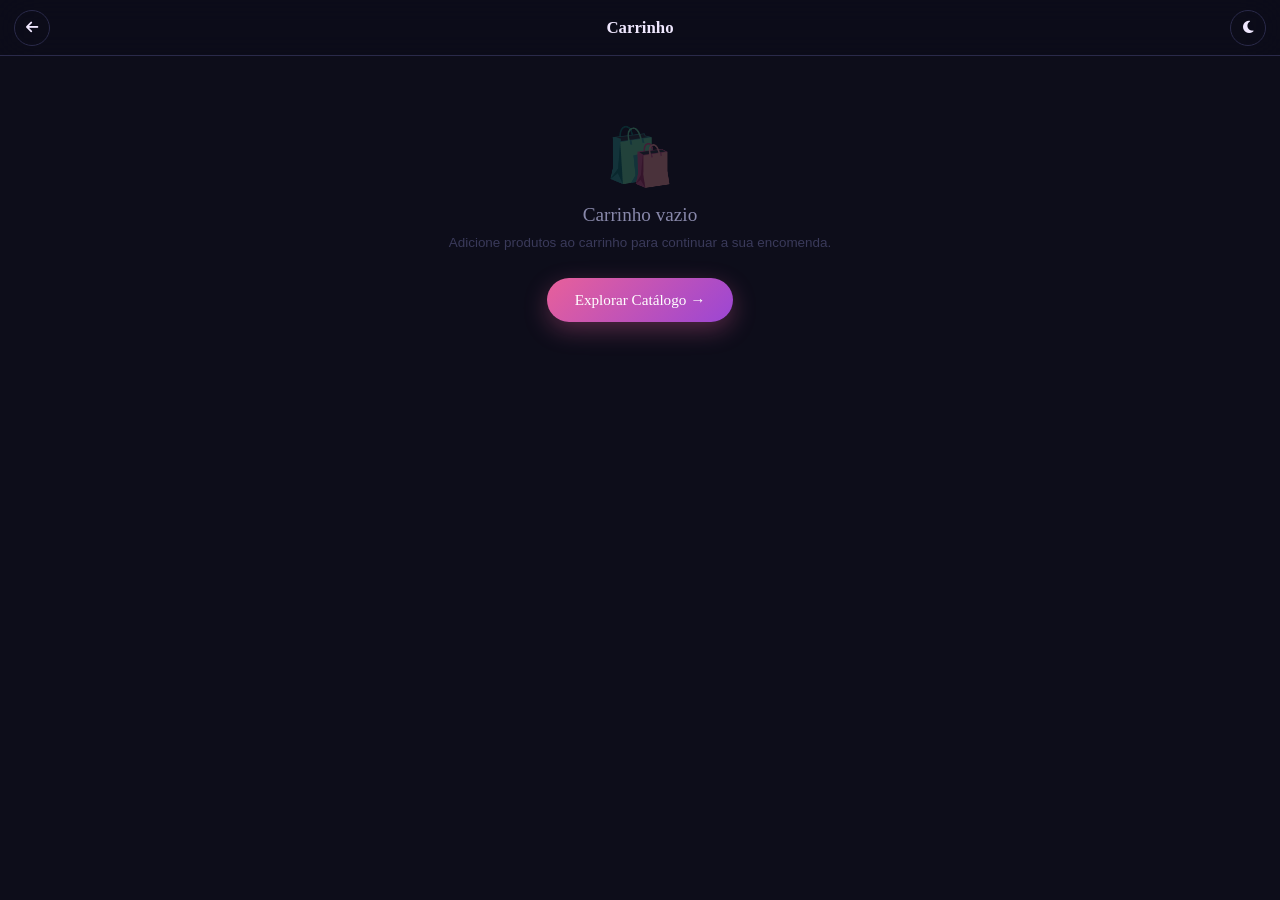
<file: carrinho.html>
<!DOCTYPE html>
<html lang="pt-AO" data-theme="dark">
<head>
<meta charset="UTF-8">
<meta name="viewport" content="width=device-width,initial-scale=1.0">
<title>Carrinho | Belle Cosméticos</title>
<link rel="icon" href="data:image/svg+xml,<svg xmlns='http://www.w3.org/2000/svg' viewBox='0 0 100 100'><text y='.9em' font-size='90'>✨</text></svg>">
<script>(function(){document.documentElement.setAttribute('data-theme',localStorage.getItem('bl_theme')||'dark')})()</script>
<link rel="stylesheet" href="https://cdnjs.cloudflare.com/ajax/libs/font-awesome/6.5.0/css/all.min.css">
<link href="https://fonts.googleapis.com/css2?family=Playfair+Display:ital,wght@0,400;0,600;0,700;1,400;1,600&family=Plus+Jakarta+Sans:wght@300;400;500;600;700&display=swap" rel="stylesheet">
<link rel="stylesheet" href="belle.css">
<style>
body{padding-top:56px;padding-bottom:88px;min-height:100vh}
.p-header{position:fixed;top:0;left:0;right:0;z-index:100;height:56px;display:flex;align-items:center;justify-content:space-between;padding:0 14px;background:var(--glass);backdrop-filter:blur(20px);border-bottom:1px solid var(--border)}
.cart-subtitle{font-size:.72rem;color:var(--muted);text-align:center;padding:8px 16px 0}
.items-list{padding:12px 16px;display:flex;flex-direction:column;gap:10px}
.cart-item{background:var(--card);border:1px solid var(--border);border-radius:var(--r);padding:12px;display:flex;gap:10px;align-items:center;animation:fade-up .3s both;transition:var(--tr)}
.ci-img{width:64px;height:64px;border-radius:12px;background:var(--bg2);display:flex;align-items:center;justify-content:center;font-size:1.8rem;flex-shrink:0;overflow:hidden}
.ci-img img{width:100%;height:100%;object-fit:cover}
.ci-info{flex:1;min-width:0}
.ci-name{font-weight:600;font-size:.86rem;white-space:nowrap;overflow:hidden;text-overflow:ellipsis;margin-bottom:2px}
.ci-unit{font-size:.7rem;color:var(--muted)}
.ci-note{font-size:.67rem;color:var(--gold);font-style:italic;margin-top:2px;white-space:nowrap;overflow:hidden;text-overflow:ellipsis}
.ci-right{display:flex;flex-direction:column;align-items:flex-end;gap:6px;flex-shrink:0}
.ci-total{font-family:var(--ff);font-size:.95rem;font-weight:700;color:var(--gold)}
.ci-qty{display:flex;align-items:center;background:var(--bg2);border:1px solid var(--border);border-radius:50px;overflow:hidden}
.qb{width:32px;height:32px;display:flex;align-items:center;justify-content:center;font-size:1rem;cursor:pointer;transition:color .2s}
.qb:hover{color:var(--gold)}
.qn{min-width:26px;text-align:center;font-size:.88rem;font-weight:700}
.ci-del{font-size:.68rem;color:var(--red);border:1px solid rgba(217,80,96,.2);border-radius:6px;padding:2px 8px;cursor:pointer;transition:var(--tr);background:none}
.ci-del:hover{background:rgba(217,80,96,.08)}

/* Nota geral */
.nota-box{margin:0 16px 12px;background:var(--card);border:1px solid var(--border);border-radius:var(--r);padding:14px}
.nota-lbl{font-size:.76rem;font-weight:600;color:var(--muted);margin-bottom:8px;display:flex;align-items:center;gap:6px}
.nota-ta{width:100%;background:var(--bg2);border:1px solid var(--border);border-radius:10px;padding:10px 12px;font-size:.82rem;color:var(--text);outline:none;resize:none;height:64px;font-family:var(--fb);transition:border-color .2s}
.nota-ta:focus{border-color:var(--gold)}
.nota-ta::placeholder{color:var(--muted)}

/* Resumo */
.resumo{margin:0 16px;background:var(--card);border:1px solid var(--border);border-radius:var(--r);padding:16px}
.rrow{display:flex;justify-content:space-between;padding:7px 0;border-bottom:1px solid var(--border);font-size:.84rem}
.rrow:last-of-type{border-bottom:none}
.rl{color:var(--muted)}.rv{font-weight:600}
.rv.free{color:var(--sage)}
.rtotal{display:flex;justify-content:space-between;align-items:center;padding-top:12px;margin-top:8px;border-top:2px solid var(--border)}
.rtl{font-family:var(--ff);font-size:.95rem;font-weight:700}
.rtv{font-family:var(--ff);font-size:1.4rem;font-weight:700;color:var(--gold)}

/* Bottom bar */
.buy-bar{position:fixed;bottom:0;left:0;right:0;z-index:100;padding:10px 16px 16px;background:var(--glass);backdrop-filter:blur(20px);border-top:1px solid var(--border);display:flex;gap:10px}
.btn-back-sm{width:44px;height:44px;flex-shrink:0;border:1px solid var(--border);border-radius:50%;display:flex;align-items:center;justify-content:center;cursor:pointer;color:var(--text);font-size:.9rem;transition:var(--tr)}
.btn-back-sm:hover{border-color:var(--gold);color:var(--gold)}
.btn-checkout{flex:1;height:44px;background:linear-gradient(135deg,var(--sage),#5a9e6a);border:none;border-radius:50px;font-size:.88rem;font-weight:700;color:#fff;cursor:pointer;transition:var(--tr);box-shadow:0 6px 20px rgba(122,158,130,.3)}
.btn-checkout:hover{transform:translateY(-1px);box-shadow:0 10px 28px rgba(122,158,130,.4)}
</style>
</head>
<body>

<header class="p-header">
  <button class="nav-btn" onclick="history.back()"><i class="fa-solid fa-arrow-left"></i></button>
  <span style="font-family:var(--ff);font-size:1.05rem;font-weight:700">Carrinho</span>
  <button class="nav-btn" onclick="Theme.toggle()"><i data-theme-ico class="fa-solid fa-moon"></i></button>
</header>

<div class="cart-subtitle" id="cart-subtitle"></div>
<div id="cart-content"></div>

<div class="buy-bar" id="buy-bar" style="display:none">
  <button class="btn-back-sm" onclick="history.back()"><i class="fa-solid fa-arrow-left"></i></button>
  <button class="btn-checkout" onclick="checkout()"><i class="fa-solid fa-lock" style="margin-right:6px"></i>Finalizar Encomenda</button>
</div>

<div id="bl-toast"></div>
<script src="belle.js"></script>
<script>
let _items;

document.addEventListener('DOMContentLoaded', () => {
  Theme.init();
  _items = Cart.get();
  render();
  window.addEventListener('bl:cart', () => { _items = Cart.get(); render(); });
});

function render() {
  const el = document.getElementById('cart-content');
  const bar = document.getElementById('buy-bar');
  const sub = document.getElementById('cart-subtitle');

  if (!_items.length) {
    bar.style.display = 'none';
    sub.textContent = '';
    el.innerHTML = `<div class="empty-state">
      <div class="empty-ico">🛍️</div>
      <div class="empty-title">Carrinho vazio</div>
      <div class="empty-sub">Adicione produtos ao carrinho para continuar a sua encomenda.</div>
      <button class="btn-primary" onclick="location.href='catalogo.html'">Explorar Catálogo →</button>
    </div>`;
    return;
  }

  bar.style.display = 'flex';
  const s = CMS.store();
  const subTotal = Cart.total();
  const deliveryFee = subTotal >= (s.freeAbove||10000) ? 0 : (s.deliveryFee||1000);
  const total = subTotal + deliveryFee;
  const count = Cart.count();

  sub.textContent = `${count} produto${count!==1?'s':''} · ${kz(subTotal)}`;

  let html = '<div class="items-list">';
  _items.forEach((item, i) => {
    html += `<div class="cart-item" style="animation-delay:${i*.05}s">
      <div class="ci-img">${item.image ? `<img src="${item.image}" alt="" loading="lazy" onerror="this.style.display='none'">` : ''}${item.emoji}</div>
      <div class="ci-info">
        <div class="ci-name">${item.name}</div>
        <div class="ci-unit">${kz(item.price)} / un.</div>
        ${item.note ? `<div class="ci-note">📝 ${item.note}</div>` : ''}
      </div>
      <div class="ci-right">
        <div class="ci-total">${kz(item.price * item.qty)}</div>
        <div class="ci-qty">
          <button class="qb" onclick="adj('${item.key}',-1)">−</button>
          <span class="qn">${item.qty}</span>
          <button class="qb" onclick="adj('${item.key}',1)">+</button>
        </div>
        <button class="ci-del" onclick="rem('${item.key}','${item.name.replace(/'/g,"\\'")}')"><i class="fa-solid fa-trash-can"></i> Remover</button>
      </div>
    </div>`;
  });
  html += '</div>';

  const nota = localStorage.getItem('bl_order_note') || '';
  html += `<div class="nota-box">
    <div class="nota-lbl"><i class="fa-regular fa-note-sticky"></i> Nota da encomenda</div>
    <textarea class="nota-ta" placeholder="Observações gerais, instruções especiais..." oninput="localStorage.setItem('bl_order_note',this.value)">${nota}</textarea>
  </div>`;

  html += `<div class="resumo">
    <div class="rrow"><span class="rl">Subtotal (${count} itens)</span><span class="rv">${kz(subTotal)}</span></div>
    <div class="rrow"><span class="rl">Taxa de entrega</span><span class="rv ${deliveryFee===0?'free':''}">${deliveryFee===0?'Grátis':kz(deliveryFee)}</span></div>
    ${deliveryFee>0?`<div class="rrow" style="font-size:.72rem"><span class="rl">💡 Compras acima de ${kz(s.freeAbove||10000)}</span><span class="rv free">entrega grátis</span></div>`:''}
    <div class="rtotal">
      <span class="rtl">Total</span>
      <span class="rtv">${kz(total)}</span>
    </div>
  </div><div style="height:16px"></div>`;

  el.innerHTML = html;
}

function adj(key, d) { Cart.update(key, (_items.find(i=>i.key===key)?.qty||1)+d); }
function rem(key, name) { Cart.remove(key); toast(`${name} removido`, 'err'); }
function checkout() {
  if (!Cart.count()) { toast('Carrinho vazio!', 'err'); return; }
  if (!Session.is()) { location.href = 'conta.html?next=checkout.html'; return; }
  location.href = 'checkout.html';
}
</script>
</body>
</html>
</file>
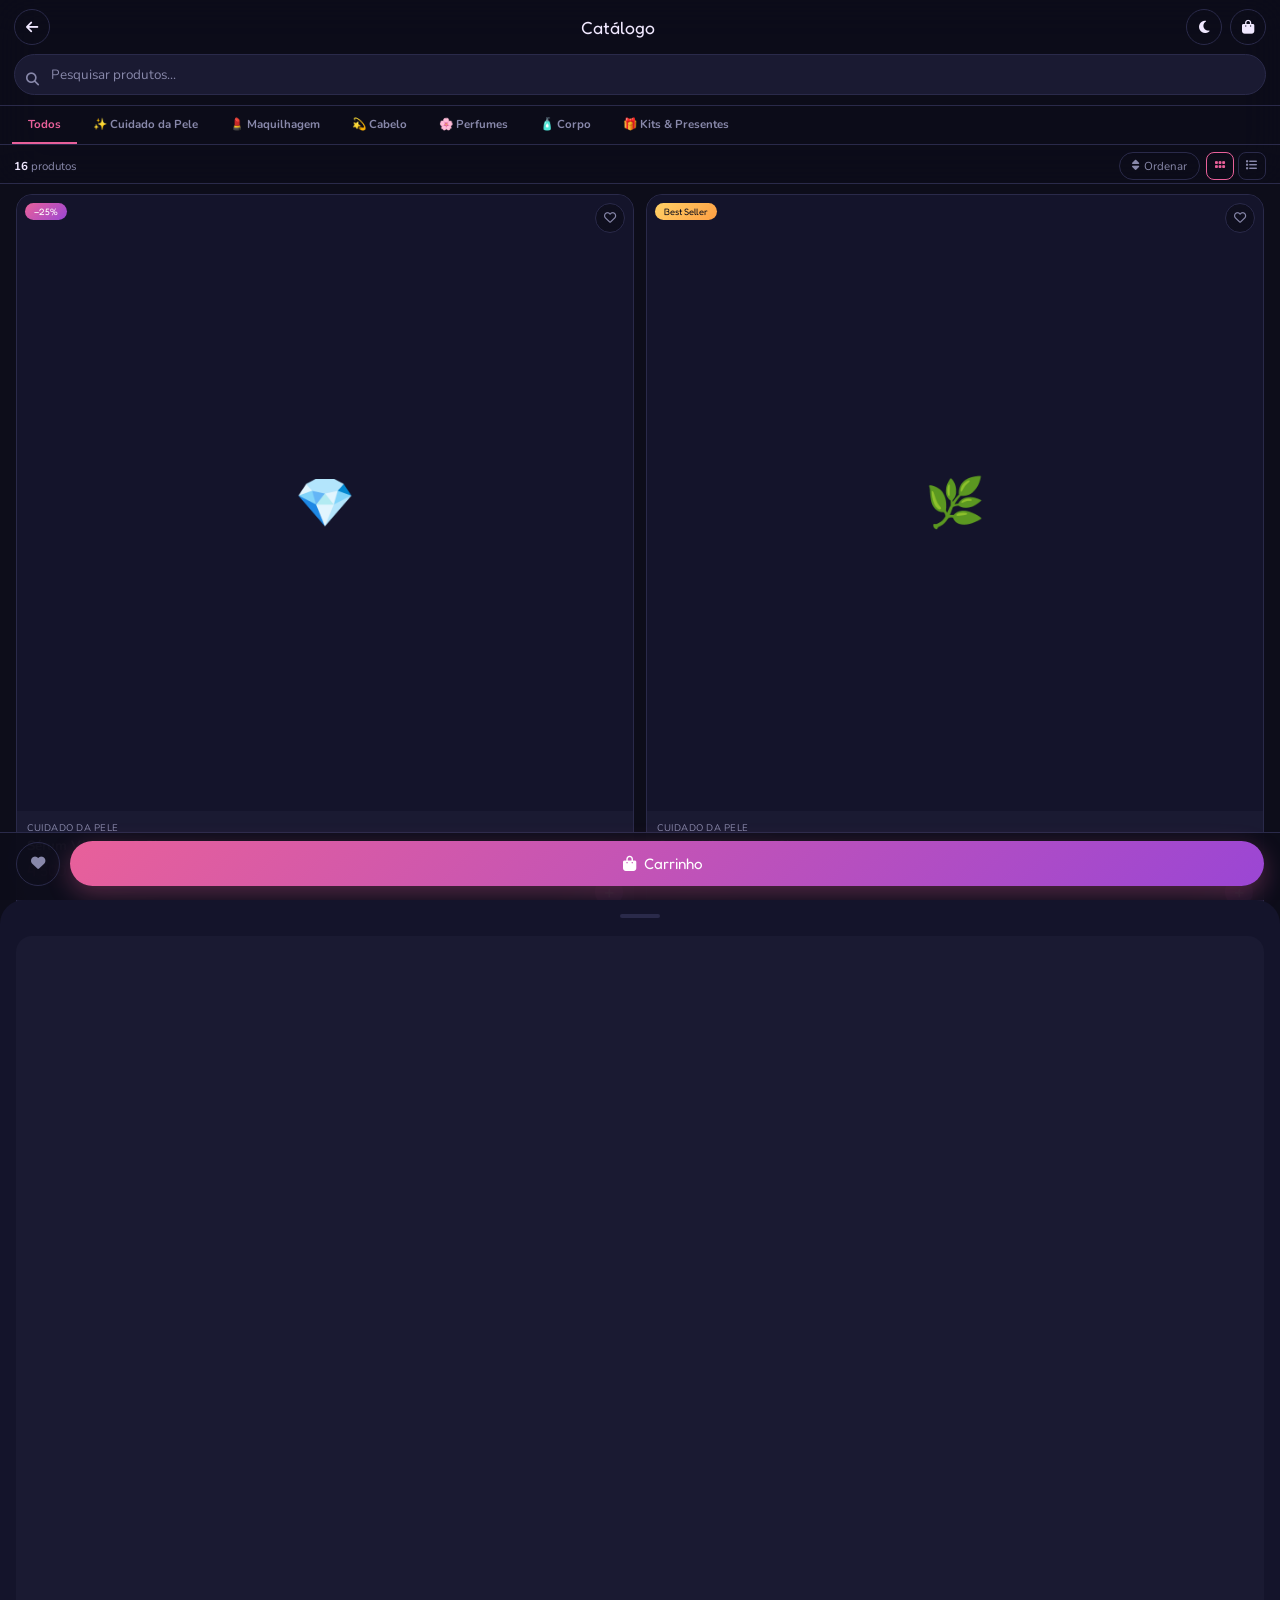
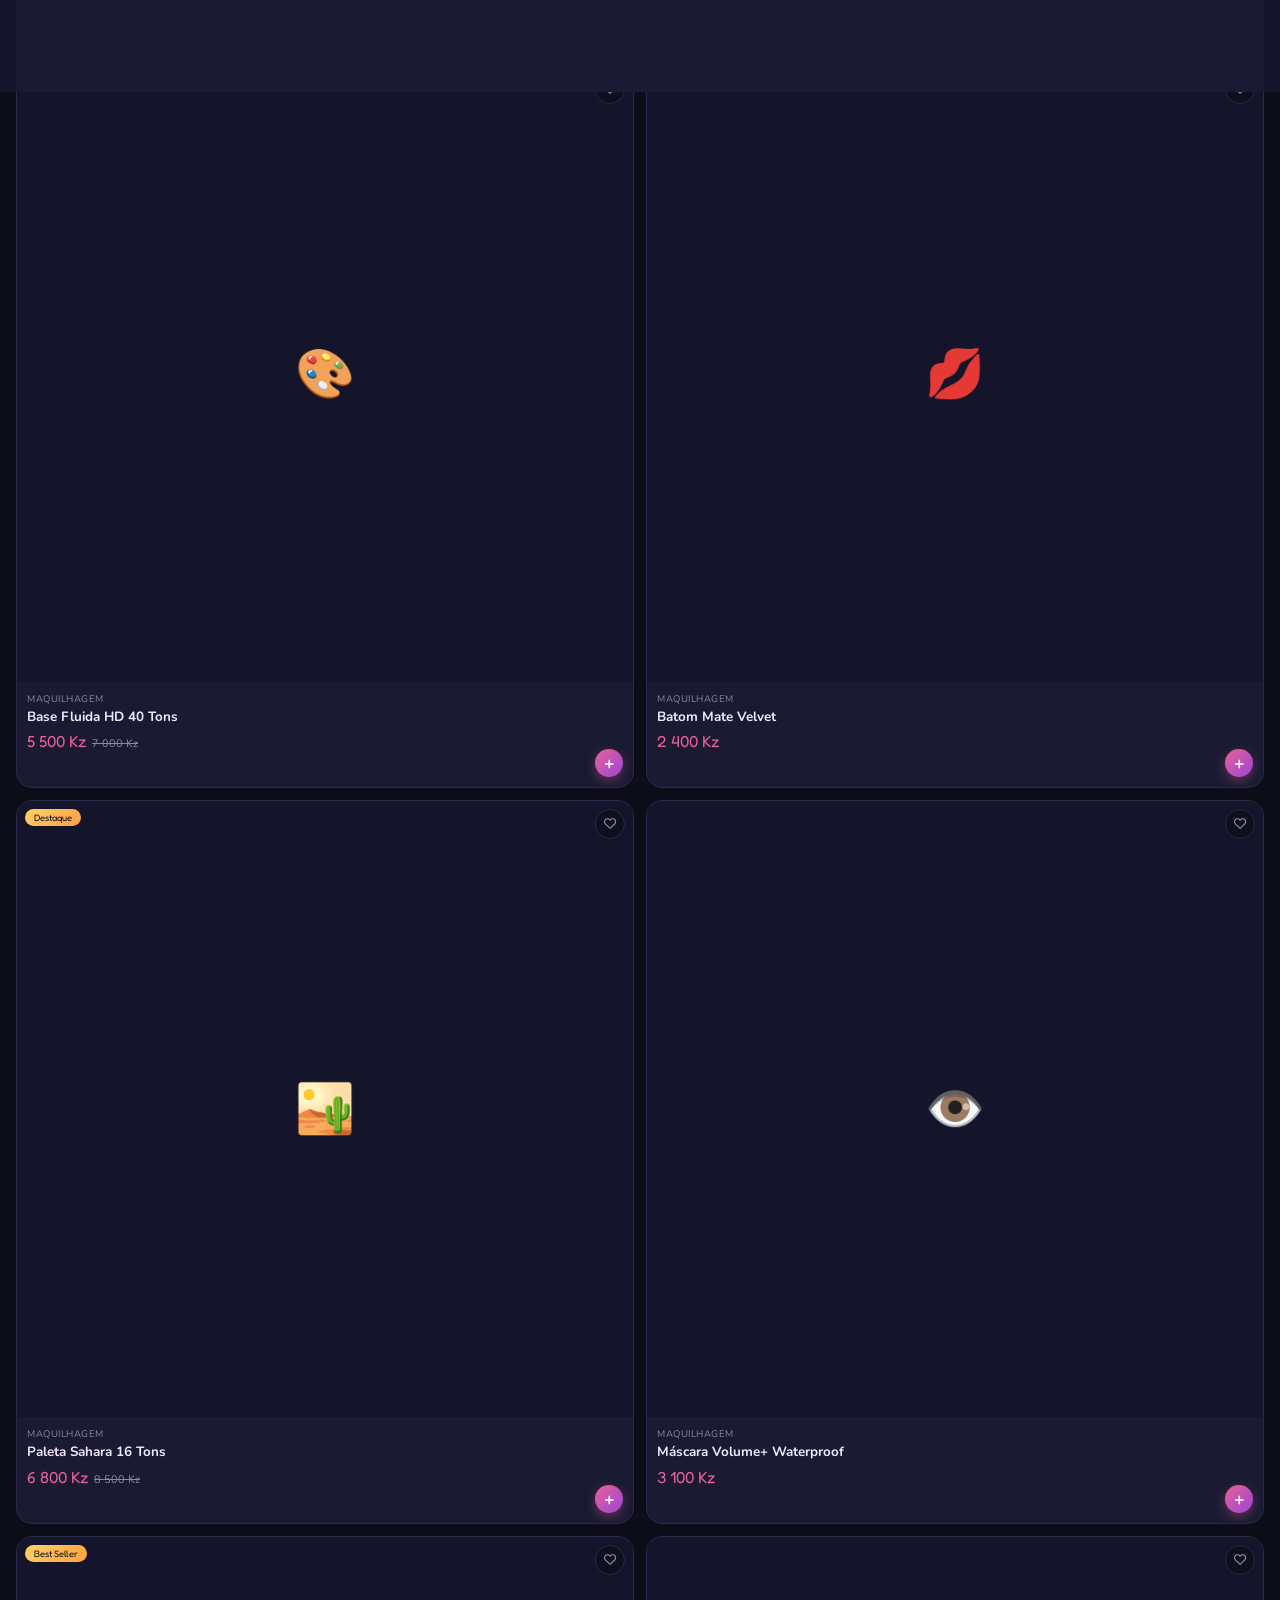
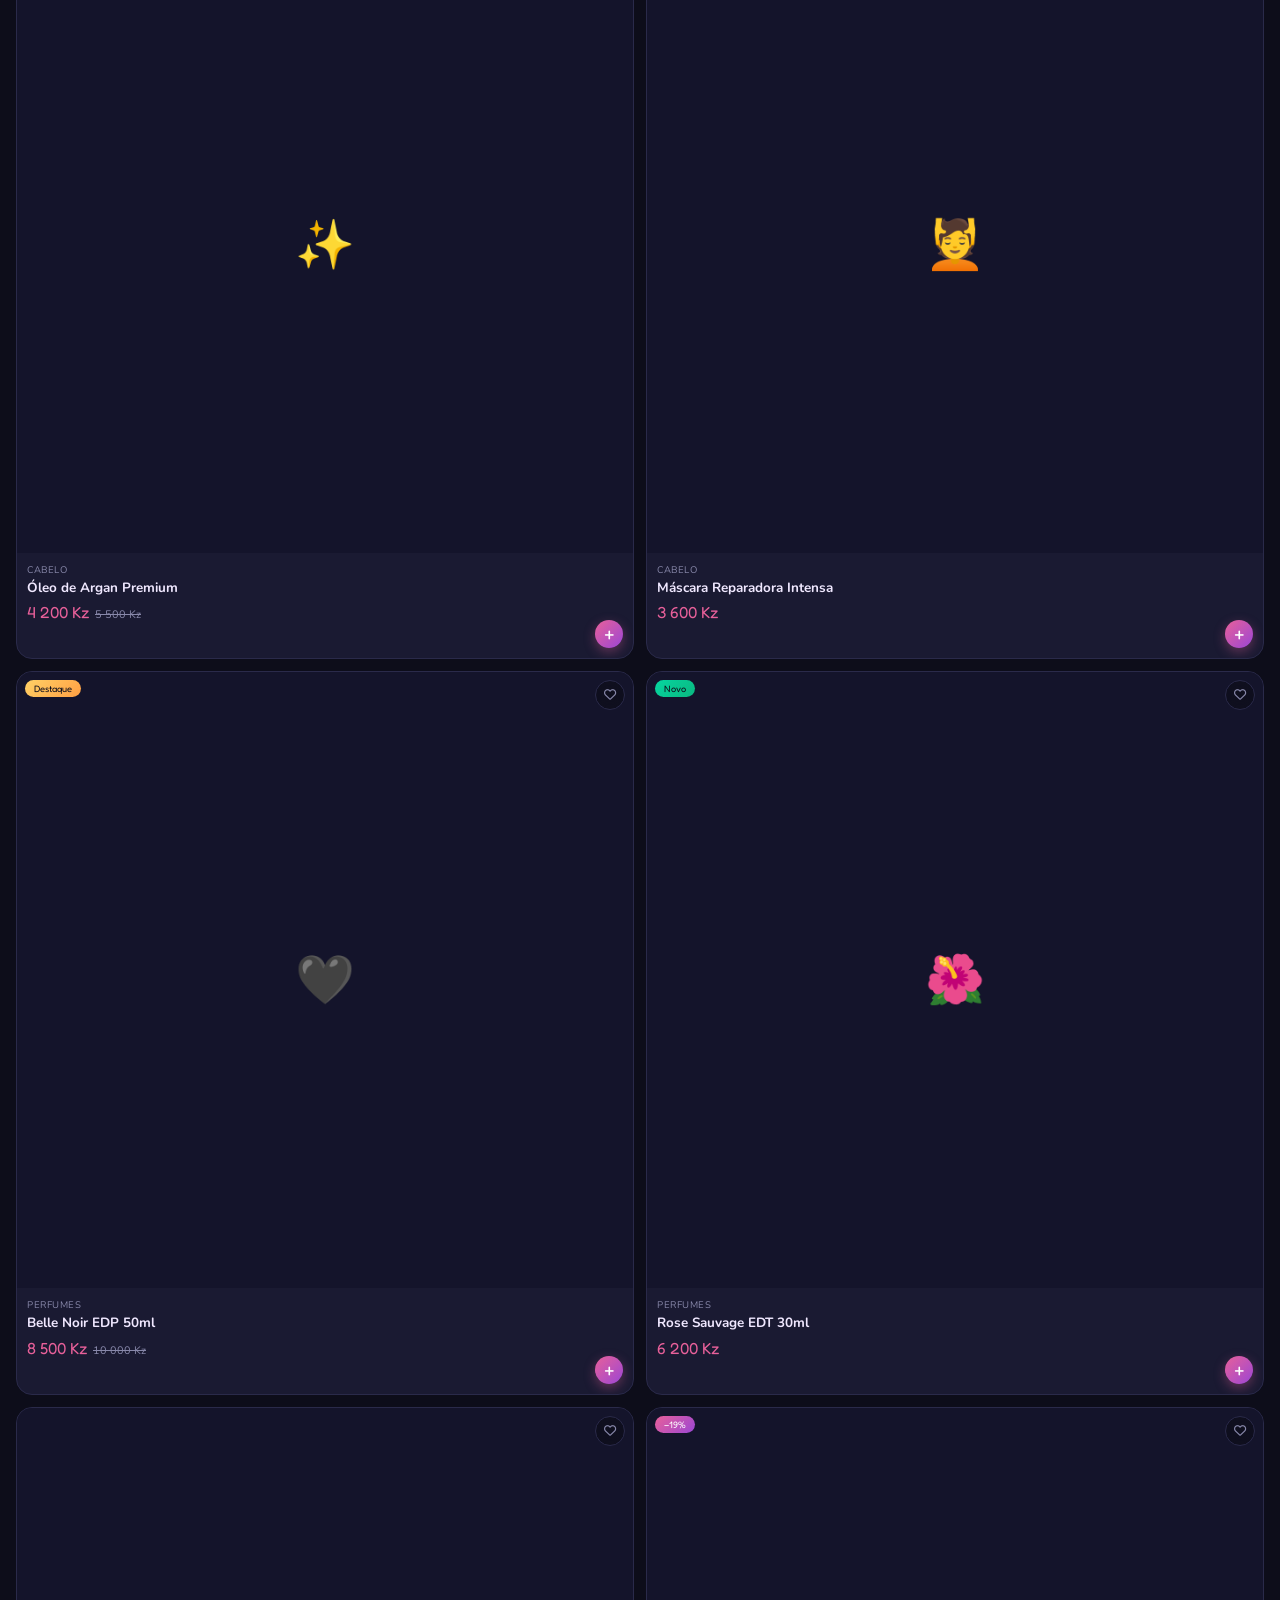
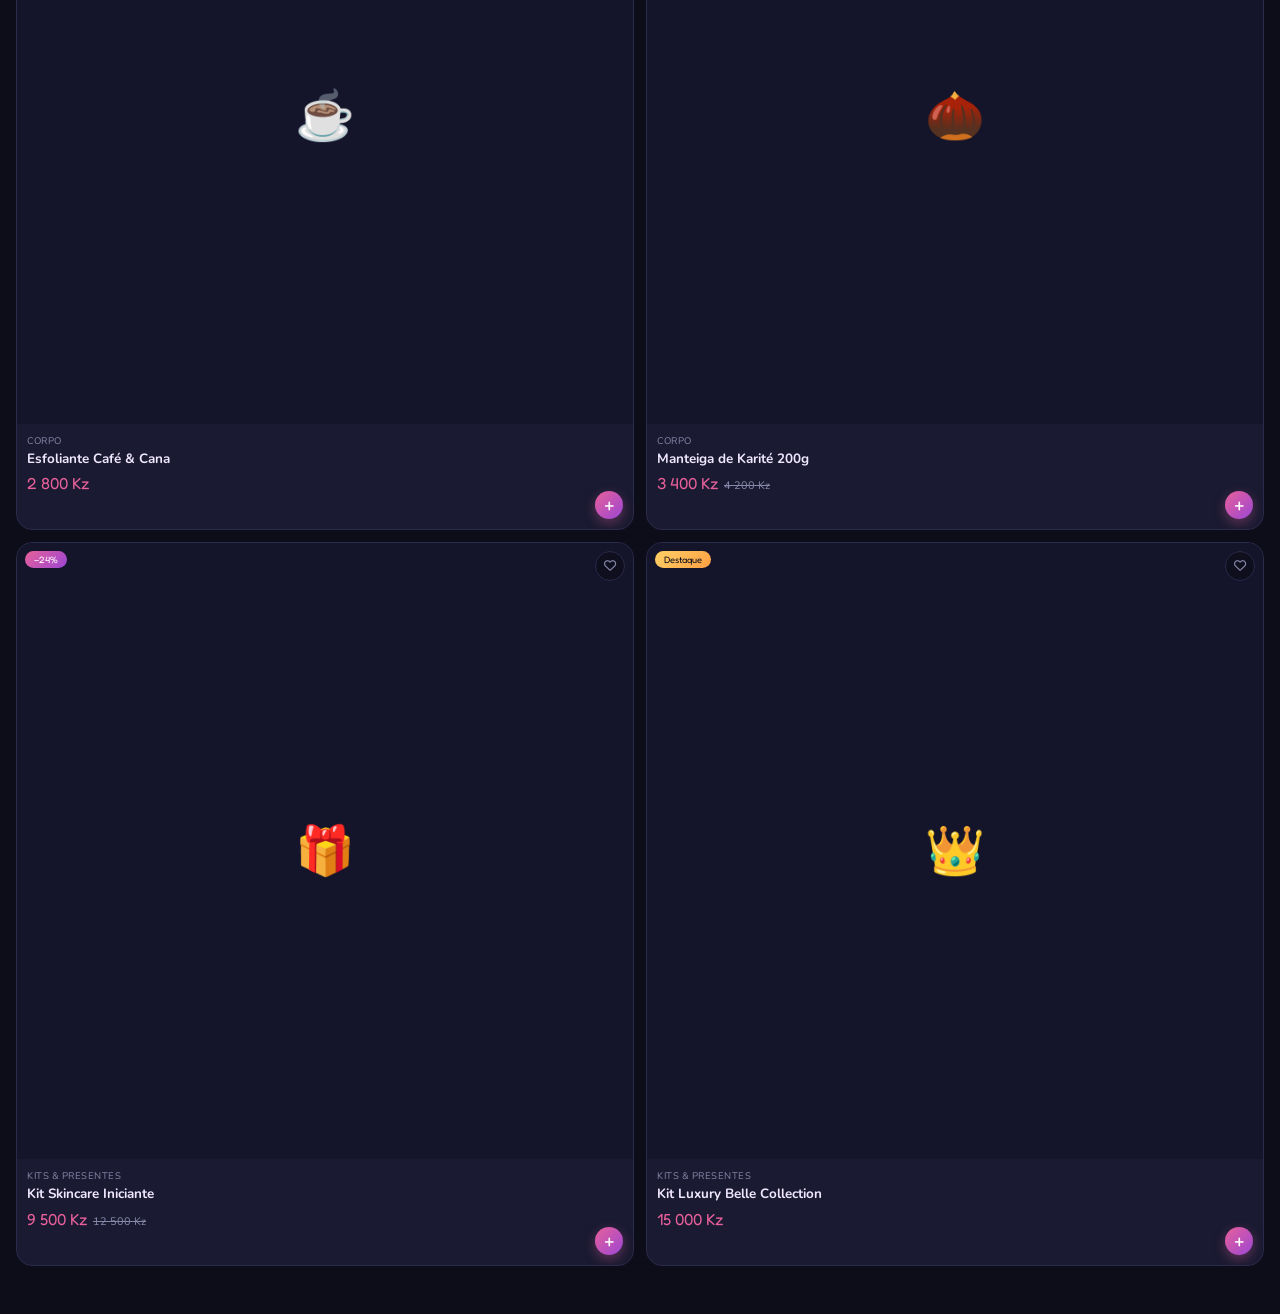
<file: catalogo.html>
<!DOCTYPE html>
<html lang="pt-AO" data-theme="dark">
<head>
<meta charset="UTF-8"><meta name="viewport" content="width=device-width,initial-scale=1.0">
<title>Catálogo | Belle Cosméticos</title>
<link rel="icon" href="data:image/svg+xml,<svg xmlns='http://www.w3.org/2000/svg' viewBox='0 0 100 100'><text y='.9em' font-size='90'>✨</text></svg>">
<script>(function(){document.documentElement.setAttribute('data-theme',localStorage.getItem('bl_theme')||'dark')})()</script>
<link rel="stylesheet" href="https://cdnjs.cloudflare.com/ajax/libs/font-awesome/6.5.0/css/all.min.css">
<link href="https://fonts.googleapis.com/css2?family=Fredoka+One&family=Nunito:wght@400;600;700;800;900&display=swap" rel="stylesheet">
<link rel="stylesheet" href="belle.css">
<style>
body{padding-top:54px;padding-bottom:80px;min-height:100vh}
/* JS will set correct padding-top after header renders */
.hdr{position:fixed;top:0;left:0;right:0;z-index:100;background:var(--glass);backdrop-filter:blur(20px);border-bottom:1px solid var(--border)}
.hdr-top{display:flex;align-items:center;gap:8px;padding:10px 14px;height:54px}
.search-bar{position:relative;padding:0 14px 10px;border-bottom:1px solid var(--border)}
.s-ico{position:absolute;left:26px;top:50%;transform:translateY(-50%);color:var(--muted);font-size:.82rem;pointer-events:none}
.s-inp{width:100%;background:var(--card);border:1px solid var(--border);border-radius:50px;padding:10px 36px;font-size:.84rem;color:var(--text);outline:none;transition:border-color .2s;font-family:var(--fb)}
.s-inp:focus{border-color:var(--pink)}
.s-inp::placeholder{color:var(--muted)}
.s-clr{position:absolute;right:26px;top:50%;transform:translateY(-50%);background:none;border:none;color:var(--muted);cursor:pointer;font-size:.82rem;display:none}
.s-clr.on{display:block}
.cats-bar{overflow-x:auto;scrollbar-width:none;border-bottom:1px solid var(--border)}
.cats-bar::-webkit-scrollbar{display:none}
.cats-inner{display:flex;padding:0 12px;width:max-content}
.cat-tab{padding:10px 16px;border:none;background:none;font-family:var(--fb);font-size:.72rem;font-weight:700;color:var(--muted);border-bottom:2px solid transparent;cursor:pointer;white-space:nowrap;transition:var(--tr)}
.cat-tab.on{color:var(--pink);border-bottom-color:var(--pink)}
.result-row{display:flex;align-items:center;justify-content:space-between;padding:7px 14px 3px}
.result-txt{font-size:.72rem;color:var(--muted)}
.result-txt strong{color:var(--text)}
.sort-btn{font-size:.72rem;color:var(--muted);border:1px solid var(--border);border-radius:50px;padding:5px 12px;cursor:pointer;transition:var(--tr);display:flex;align-items:center;gap:5px;background:none}
.sort-btn:hover{border-color:var(--pink);color:var(--pink)}
.vt{width:28px;height:28px;background:none;border:1px solid var(--border);border-radius:8px;font-size:.72rem;color:var(--muted);cursor:pointer;display:flex;align-items:center;justify-content:center;transition:var(--tr)}
.vt.on{border-color:var(--pink);color:var(--pink)}
.grid-area{padding:10px 16px;display:grid;grid-template-columns:repeat(2,1fr);gap:12px}
.grid-area.lv{grid-template-columns:1fr}
.grid-area.lv .pcard{display:flex;flex-direction:row}
.grid-area.lv .pcard-img{aspect-ratio:1;width:110px;min-width:110px;border-radius:12px 0 0 12px}
.grid-area.lv .pcard-body{padding-bottom:14px;flex:1}
.grid-area.lv .btn-add-quick{position:static;margin:auto 12px auto 0;flex-shrink:0}
.sort-panel{position:fixed;inset:0;z-index:300;display:none}
.sort-panel.on{display:block}
.sort-scrim{position:absolute;inset:0;background:rgba(0,0,0,.6)}
.sort-box{position:absolute;bottom:0;left:0;right:0;background:var(--bg2);border-radius:24px 24px 0 0;padding:20px 16px 44px}
.sort-title{font-family:var(--ff);font-size:1.1rem;margin-bottom:16px;text-align:center}
.sort-opt{display:flex;align-items:center;justify-content:space-between;padding:13px 0;border-bottom:1px solid var(--border);cursor:pointer;font-size:.88rem}
.sort-opt:last-child{border-bottom:none}
.sort-opt.on{color:var(--pink);font-weight:700}
.sort-chk{width:20px;height:20px;border-radius:50%;border:2px solid var(--border);display:flex;align-items:center;justify-content:center;font-size:.65rem}
.sort-opt.on .sort-chk{border-color:var(--pink);background:var(--pink);color:#fff}
.wl-banner{display:none;background:rgba(232,96,154,.07);border-bottom:1px solid rgba(232,96,154,.2);padding:7px 16px;font-size:.74rem;color:var(--pink);text-align:center;align-items:center;justify-content:center;gap:8px}
.wl-banner.show{display:flex}
.bottom-bar{position:fixed;bottom:0;left:0;right:0;z-index:100;padding:8px 16px 14px;background:var(--glass);backdrop-filter:blur(20px);border-top:1px solid var(--border);display:flex;gap:10px}
.btn-wl{width:44px;height:44px;flex-shrink:0;border:1px solid var(--border);border-radius:50%;display:flex;align-items:center;justify-content:center;color:var(--muted);cursor:pointer;transition:var(--tr);font-size:.9rem;background:none;position:relative}
.btn-wl.on{border-color:var(--pink);color:var(--pink)}
.wl-cnt{position:absolute;top:-3px;right:-3px;width:16px;height:16px;border-radius:50%;background:var(--pink);color:#fff;font-size:.5rem;font-weight:800;display:none;align-items:center;justify-content:center}
.wl-cnt.on{display:flex}
</style>
</head>
<body>
<header class="hdr">
  <div class="hdr-top">
    <button class="nav-btn" onclick="history.back()"><i class="fa-solid fa-arrow-left"></i></button>
    <div style="font-family:var(--ff);font-size:1.1rem;flex:1;text-align:center" id="hdr-title">Catálogo</div>
    <button class="nav-btn" onclick="Theme.toggle()"><i data-theme-ico class="fa-solid fa-moon"></i></button>
    <a href="carrinho.html" class="nav-btn"><i class="fa-solid fa-bag-shopping"></i><span class="bl-cart-badge">0</span></a>
  </div>
  <div class="search-bar">
    <i class="fa-solid fa-magnifying-glass s-ico"></i>
    <input class="s-inp" id="s-inp" type="text" placeholder="Pesquisar produtos..." oninput="onSearch(this.value)">
    <button class="s-clr" id="s-clr" onclick="clearSearch()"><i class="fa-solid fa-xmark"></i></button>
  </div>
  <div class="cats-bar"><div class="cats-inner" id="cats-inner"></div></div>
  <div class="wl-banner" id="wl-banner">
    <i class="fa-solid fa-heart"></i> A mostrar wishlist · <span style="text-decoration:underline;cursor:pointer" onclick="exitWl()">ver todos</span>
  </div>
  <div class="result-row">
    <span class="result-txt" id="result-txt"></span>
    <div style="display:flex;gap:6px;align-items:center">
      <button class="sort-btn" onclick="openSort()"><i class="fa-solid fa-sort"></i> Ordenar</button>
      <div style="display:flex;gap:4px">
        <button class="vt on" id="vt-g" onclick="setView('grid')" title="Grelha"><i class="fa-solid fa-grip"></i></button>
        <button class="vt" id="vt-l" onclick="setView('list')" title="Lista"><i class="fa-solid fa-list"></i></button>
      </div>
    </div>
  </div>
</header>

<div class="grid-area" id="grid"></div>
<div class="empty-state hidden" id="empty">
  <div class="empty-ico">🔍</div>
  <div class="empty-title">Nenhum resultado</div>
  <div class="empty-sub">Tente outros termos ou explore por categoria.</div>
  <button class="btn-ghost" onclick="clearAll()">Ver todos os produtos</button>
</div>

<div class="sort-panel" id="sort-panel">
  <div class="sort-scrim" onclick="closeSort()"></div>
  <div class="sort-box">
    <div class="sort-title">Ordenar por</div>
    <div class="sort-opt on" id="so-0" onclick="setSort(0)"><span>Relevância</span><div class="sort-chk"><i class="fa-solid fa-check"></i></div></div>
    <div class="sort-opt" id="so-1" onclick="setSort(1)"><span>Preço crescente</span><div class="sort-chk"></div></div>
    <div class="sort-opt" id="so-2" onclick="setSort(2)"><span>Preço decrescente</span><div class="sort-chk"></div></div>
    <div class="sort-opt" id="so-3" onclick="setSort(3)"><span>Mais populares</span><div class="sort-chk"></div></div>
  </div>
</div>

<div class="overlay" id="overlay" onclick="closeSheet()"></div>
<div class="sheet" id="sheet">
  <div class="sheet-handle"></div>
  <div class="sh-img" id="sh-img"></div>
  <div class="sh-cat" id="sh-cat"></div>
  <div class="sh-name" id="sh-name"></div>
  <div class="sh-price-row"><span class="sh-price" id="sh-price"></span><span class="sh-orig" id="sh-orig" style="display:none"></span><span class="sh-disc" id="sh-disc" style="display:none"></span></div>
  <p class="sh-desc" id="sh-desc"></p>
  <div class="sh-hls" id="sh-hls"></div>
  <div class="qty-row"><span class="qty-lbl">Quantidade</span><div class="qty-ctrl"><button class="qty-btn" onclick="adjQty(-1)">−</button><span class="qty-v" id="qty-v">1</span><button class="qty-btn" onclick="adjQty(1)">+</button></div></div>
  <textarea class="sh-note" id="sh-note" placeholder="Observações (opcional)..."></textarea>
  <button class="btn-primary w-full" id="sh-btn" onclick="addToCart()">Adicionar ao Carrinho</button>
  <button class="btn-ghost w-full mt-8" onclick="goToDetail()" style="padding:12px">Ver detalhes completos</button>
</div>

<div class="bottom-bar">
  <button class="btn-wl relative" id="wl-btn" onclick="toggleWlMode()">
    <i class="fa-solid fa-heart"></i>
    <span class="wl-cnt" id="wl-cnt">0</span>
  </button>
  <a href="carrinho.html" class="btn-primary flex-1" style="justify-content:center;text-decoration:none" id="cart-btn">
    <i class="fa-solid fa-bag-shopping"></i> Carrinho <span id="cart-lbl"></span>
  </a>
</div>
<div id="bl-toast"></div>
<script src="belle.js"></script>
<script>
let _catActive='all',_search='',_sort=0,_wlMode=false,_viewMode='grid';

document.addEventListener('DOMContentLoaded',()=>{
  Theme.init();
  // Fix body padding to match actual fixed header height
  const fixPadding = () => {
    const h = document.querySelector('.hdr');
    if (h) document.body.style.paddingTop = h.offsetHeight + 'px';
  };
  fixPadding();
  window.addEventListener('resize', fixPadding);
  const cf=sessionStorage.getItem('bl_cat_filter');
  if(cf){_catActive=cf;sessionStorage.removeItem('bl_cat_filter');}
  buildTabs(); render(); syncCart(); syncWl();
  window.addEventListener('bl:cart',syncCart);
  window.addEventListener('bl:cms',()=>{buildTabs();render();});
});

function getFiltered(){
  let list=_wlMode?CMS.products().filter(p=>Wishlist.has(p.id)):CMS.products().filter(p=>p.active!==false);
  if(!_wlMode&&_catActive!=='all') list=list.filter(p=>p.cid==_catActive);
  if(_search) list=list.filter(p=>p.name.toLowerCase().includes(_search)||(p.desc||'').toLowerCase().includes(_search));
  if(_sort===1) list.sort((a,b)=>a.price-b.price);
  else if(_sort===2) list.sort((a,b)=>b.price-a.price);
  else if(_sort===3) list.sort((a,b)=>(b.featured?1:0)-(a.featured?1:0));
  return list;
}
function buildTabs(){
  const cats=CMS.categories();
  document.getElementById('cats-inner').innerHTML=
    `<button class="cat-tab ${_catActive==='all'?'on':''}" onclick="setCat('all')">Todos</button>`+
    cats.map(c=>`<button class="cat-tab ${_catActive==c.id?'on':''}" onclick="setCat(${c.id})">${c.emoji} ${c.name}</button>`).join('');
}
function render(){
  const list=getFiltered(),grid=document.getElementById('grid'),empty=document.getElementById('empty');
  document.getElementById('wl-banner').classList.toggle('show',_wlMode);
  if(!list.length){grid.innerHTML='';empty.classList.remove('hidden');document.getElementById('result-txt').innerHTML='<strong>0</strong> produtos';return;}
  empty.classList.add('hidden');
  document.getElementById('result-txt').innerHTML=`<strong>${list.length}</strong> produto${list.length!==1?'s':''}`;
  grid.innerHTML=list.map((p,i)=>buildProdCard(p,i*.04)).join('');
}
function setCat(id){_catActive=id;_search='';document.getElementById('s-inp').value='';document.getElementById('s-clr').classList.remove('on');buildTabs();render();}
const onSearch=debounce(v=>{_search=v.trim().toLowerCase();document.getElementById('s-clr').classList.toggle('on',!!v);_catActive='all';buildTabs();render();});
function clearSearch(){_search='';document.getElementById('s-inp').value='';document.getElementById('s-clr').classList.remove('on');render();}
function clearAll(){_search='';_catActive='all';_wlMode=false;clearSearch();buildTabs();render();syncWl();}
function setSort(i){
  _sort=i;
  for(let j=0;j<4;j++){const el=document.getElementById('so-'+j);el.classList.toggle('on',j===i);el.querySelector('.sort-chk').innerHTML=j===i?'<i class="fa-solid fa-check"></i>':'';}
  closeSort();render();
}
function openSort(){document.getElementById('sort-panel').classList.add('on');}
function closeSort(){document.getElementById('sort-panel').classList.remove('on');}
function setView(v){_viewMode=v;document.getElementById('grid').className='grid-area'+(v==='list'?' lv':'');document.getElementById('vt-g').classList.toggle('on',v==='grid');document.getElementById('vt-l').classList.toggle('on',v==='list');}
function toggleWlMode(){_wlMode=!_wlMode;document.getElementById('wl-btn').classList.toggle('on',_wlMode);render();}
function exitWl(){_wlMode=false;document.getElementById('wl-btn').classList.remove('on');render();}
function syncWl(){const n=Wishlist.get().length;const c=document.getElementById('wl-cnt');c.textContent=n;c.classList.toggle('on',n>0);}
function syncCart(){const n=Cart.count();const lbl=document.getElementById('cart-lbl');lbl.innerHTML=n>0?`<span style="background:rgba(255,255,255,.25);border-radius:50px;padding:1px 8px;font-size:.75rem;margin-left:4px">${n}</span>`:'';}
</script>
</body>
</html>
</file>
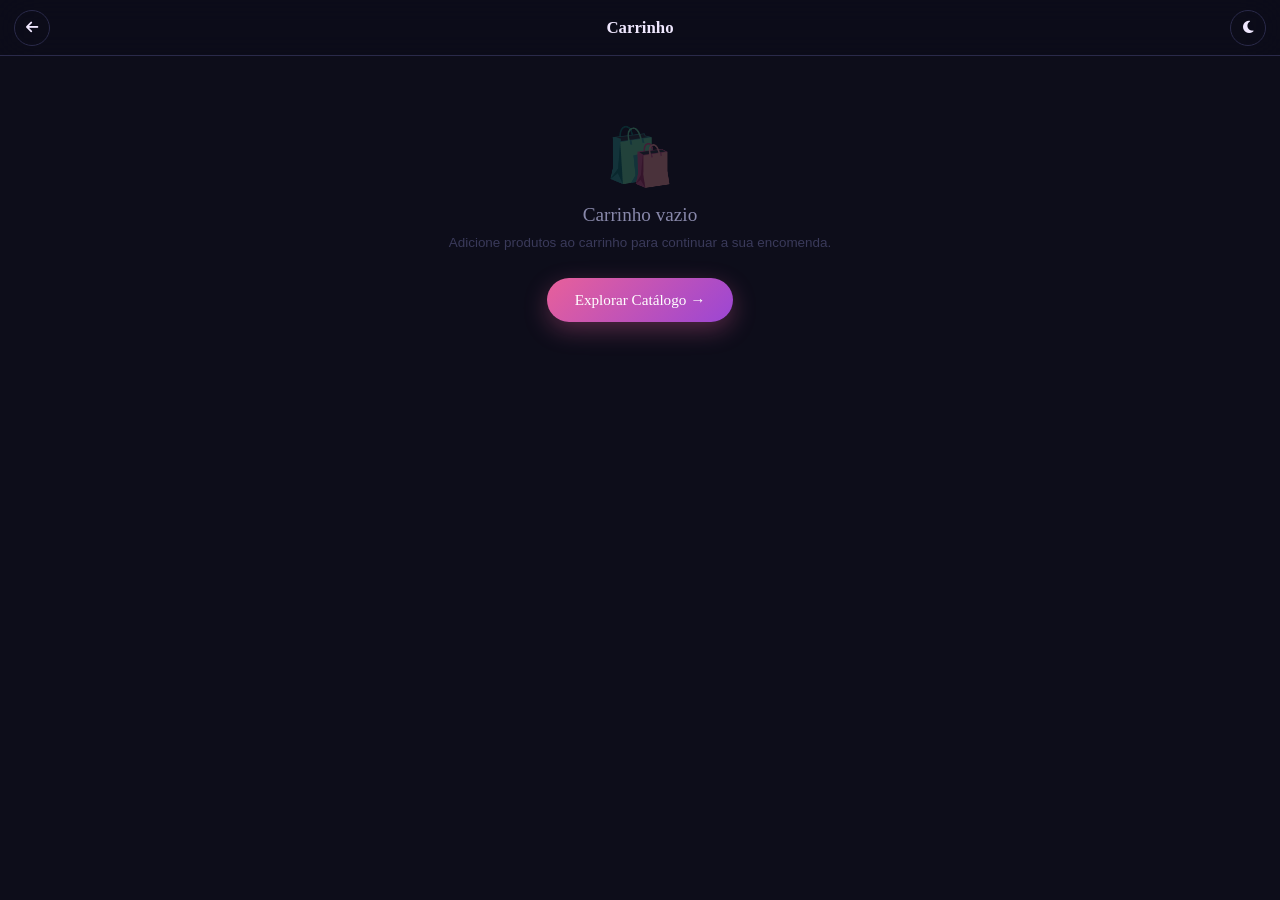
<file: checkout.html>
<!DOCTYPE html>
<html lang="pt-AO" data-theme="dark">
<head>
<meta charset="UTF-8">
<meta name="viewport" content="width=device-width,initial-scale=1.0">
<title>Finalizar Encomenda | Belle Cosméticos</title>
<link rel="icon" href="data:image/svg+xml,<svg xmlns='http://www.w3.org/2000/svg' viewBox='0 0 100 100'><text y='.9em' font-size='90'>✨</text></svg>">
<script>(function(){document.documentElement.setAttribute('data-theme',localStorage.getItem('bl_theme')||'dark')})()</script>
<link rel="stylesheet" href="https://cdnjs.cloudflare.com/ajax/libs/font-awesome/6.5.0/css/all.min.css">
<link href="https://fonts.googleapis.com/css2?family=Playfair+Display:ital,wght@0,400;0,600;0,700;1,400;1,600&family=Plus+Jakarta+Sans:wght@300;400;500;600;700&display=swap" rel="stylesheet">
<link rel="stylesheet" href="belle.css">
<style>
body{padding-top:56px;padding-bottom:100px;min-height:100vh}
.p-header{position:fixed;top:0;left:0;right:0;z-index:100;height:56px;display:flex;align-items:center;justify-content:space-between;padding:0 14px;background:var(--glass);backdrop-filter:blur(20px);border-bottom:1px solid var(--border)}
.steps{display:flex;align-items:center;padding:16px;gap:0;position:relative}
.step{display:flex;align-items:center;flex:1;position:relative}
.step-dot{width:28px;height:28px;border-radius:50%;border:2px solid var(--border);display:flex;align-items:center;justify-content:center;font-size:.7rem;font-weight:700;flex-shrink:0;background:var(--bg);z-index:1;transition:var(--tr)}
.step.done .step-dot{background:#06d6a0;border-color:#06d6a0;color:#fff}
.step.active .step-dot{background:var(--gold);border-color:var(--gold);color:#09080a}
.step-line{flex:1;height:2px;background:var(--border);margin:0 4px}
.step.done .step-line{background:#06d6a0}
.step-lbl{position:absolute;top:34px;left:50%;transform:translateX(-50%);font-size:.58rem;color:var(--muted);white-space:nowrap;font-weight:600}
.step.active .step-lbl,.step.done .step-lbl{color:var(--text)}
.section-title{font-family:var(--ff);font-size:1.1rem;font-weight:700;padding:16px 16px 12px;border-bottom:1px solid var(--border)}
.form-area{padding:16px}
/* Order summary mini */
.order-mini{margin:12px 16px;background:var(--card);border:1px solid var(--border);border-radius:var(--r)}
.om-toggle{display:flex;align-items:center;justify-content:space-between;padding:14px;cursor:pointer;font-size:.84rem;font-weight:600}
.om-total{font-family:var(--ff);font-weight:700;color:var(--gold);font-size:.95rem}
.om-items{padding:0 14px 14px;display:none}
.om-items.on{display:block}
.om-item{display:flex;align-items:center;gap:10px;padding:8px 0;border-top:1px solid var(--border);font-size:.8rem}
.om-item-img{width:40px;height:40px;border-radius:8px;background:var(--bg2);display:flex;align-items:center;justify-content:center;font-size:1.2rem;overflow:hidden;flex-shrink:0}
.om-item-img img{width:100%;height:100%;object-fit:cover}
.om-item-name{flex:1;font-size:.78rem;line-height:1.3}
.om-item-price{font-weight:700;color:var(--gold);font-size:.82rem}
/* Pay bottom */
.pay-bar{position:fixed;bottom:0;left:0;right:0;z-index:100;padding:10px 16px 20px;background:var(--glass);backdrop-filter:blur(20px);border-top:1px solid var(--border)}
.btn-pay{width:100%;height:48px;background:linear-gradient(135deg,#06d6a0,#0ab880);border:none;border-radius:50px;font-size:.95rem;font-weight:700;color:#fff;cursor:pointer;transition:var(--tr);box-shadow:0 6px 20px rgba(6,214,160,.28);display:flex;align-items:center;justify-content:center;gap:8px}
.btn-pay:hover{transform:translateY(-1px);box-shadow:0 10px 28px rgba(122,158,130,.4)}
.btn-pay:disabled{opacity:.5;cursor:not-allowed;transform:none}
.secure-note{text-align:center;font-size:.65rem;color:var(--muted);margin-top:6px;display:flex;align-items:center;justify-content:center;gap:5px}
</style>
</head>
<body>
<header class="p-header">
  <button class="nav-btn" onclick="history.back()"><i class="fa-solid fa-arrow-left"></i></button>
  <span style="font-family:var(--ff);font-size:1.05rem;font-weight:700">Finalizar Encomenda</span>
  <div style="width:36px"></div>
</header>

<!-- Steps -->
<div class="steps" style="margin-top:8px">
  <div class="step active" id="s1"><div class="step-dot">1</div><div class="step-lbl">Dados</div></div>
  <div class="step-line"></div>
  <div class="step" id="s2"><div class="step-dot">2</div><div class="step-lbl">Pagamento</div></div>
  <div class="step-line" id="sl2"></div>
  <div class="step" id="s3"><div class="step-dot">3</div><div class="step-lbl">Confirmação</div></div>
</div>
<div style="height:28px"></div>

<!-- Order summary -->
<div class="order-mini">
  <div class="om-toggle" onclick="toggleSummary()">
    <span><i class="fa-solid fa-bag-shopping" style="margin-right:6px;color:var(--gold)"></i>Resumo do pedido</span>
    <div style="display:flex;align-items:center;gap:8px">
      <span class="om-total" id="om-total"></span>
      <i class="fa-solid fa-chevron-down" id="om-chev" style="color:var(--muted);font-size:.78rem;transition:transform .25s"></i>
    </div>
  </div>
  <div class="om-items" id="om-items"></div>
</div>

<!-- Step 1: Contact Info -->
<div id="step1-content">
  <div class="section-title">Informação de contacto</div>
  <div class="form-area">
    <div class="form-group">
      <label class="form-label">Nome completo <span>*</span></label>
      <input class="form-input" id="f-name" type="text" placeholder="O seu nome completo">
    </div>
    <div class="form-group">
      <label class="form-label">Telefone <span>*</span></label>
      <input class="form-input" id="f-phone" type="tel" placeholder="+244 9XX XXX XXX">
    </div>
    <div class="form-group">
      <label class="form-label">Email</label>
      <input class="form-input" id="f-email" type="email" placeholder="email@exemplo.com">
    </div>
    <div class="form-group">
      <label class="form-label">Endereço de entrega <span>*</span></label>
      <input class="form-input" id="f-addr" type="text" placeholder="Rua, número, bairro...">
    </div>
    <div class="form-group">
      <label class="form-label">Cidade / Município</label>
      <select class="form-input" id="f-city">
        <option value="">Seleccionar cidade</option>
        <option>Luanda — Ingombota</option>
        <option>Luanda — Maianga</option>
        <option>Luanda — Rangel</option>
        <option>Luanda — Kilamba Kiaxi</option>
        <option>Luanda — Samba</option>
        <option>Luanda — Cazenga</option>
        <option>Luanda — Belas</option>
        <option>Benguela</option>
        <option>Lubango</option>
        <option>Huambo</option>
        <option>Cabinda</option>
        <option>Malanje</option>
        <option>Outra cidade</option>
      </select>
    </div>
    <div class="form-group">
      <label class="form-label">Notas adicionais</label>
      <textarea class="form-input" id="f-notes" placeholder="Instruções especiais para a entrega..."></textarea>
    </div>
    <label style="display:flex;align-items:flex-start;gap:10px;cursor:pointer;font-size:.8rem;color:var(--muted)">
      <input type="checkbox" id="f-save" checked style="margin-top:3px;accent-color:var(--gold)">
      Guardar os meus dados para encomendas futuras
    </label>
  </div>
</div>

<!-- Step 2: Payment (hidden) -->
<div id="step2-content" style="display:none">
  <div class="section-title">Método de pagamento</div>
  <div class="form-area">
    <div class="pay-opt" id="po-trans" onclick="selectPay('transferencia')">
      <div class="pay-radio"></div>
      <div><div class="pay-info-title">🏦 Transferência Bancária</div><div class="pay-info-sub">Banco BFA · IBAN: AO06 0038 0000 XXXX XXXX 1013 · À ordem de Belle Cosméticos</div></div>
    </div>
    <div class="pay-opt" id="po-multi" onclick="selectPay('referencia')">
      <div class="pay-radio"></div>
      <div><div class="pay-info-title">💳 Referência Multicaixa</div><div class="pay-info-sub">Receberá uma referência por WhatsApp para pagar em qualquer ATM ou app Multicaixa Express</div></div>
    </div>
    <div class="pay-opt on" id="po-entrega" onclick="selectPay('na_entrega')">
      <div class="pay-radio" style="border-color:var(--gold);background:var(--gold)"><span style="width:6px;height:6px;border-radius:50%;background:#09080a;display:block"></span></div>
      <div><div class="pay-info-title">💵 Pagamento na Entrega</div><div class="pay-info-sub">Pague em dinheiro ou Multicaixa Express quando receber a sua encomenda. Disponível em Luanda.</div></div>
    </div>
  </div>
  <div class="section-title" style="margin-top:4px">Resumo final</div>
  <div class="form-area" id="final-summary"></div>
</div>

<div class="pay-bar">
  <button class="btn-pay" id="pay-btn" onclick="nextStep()">
    <i class="fa-solid fa-arrow-right"></i> Continuar
  </button>
  <div class="secure-note"><i class="fa-solid fa-lock"></i> Pagamento seguro · Os seus dados estão protegidos</div>
</div>

<div id="bl-toast"></div>
<script src="belle.js"></script>
<script>
let _step = 1, _payMethod = 'na_entrega';

document.addEventListener('DOMContentLoaded', () => {
  Theme.init();
  if (!Cart.count()) { location.href = 'carrinho.html'; return; }
  // Pre-fill from session
  const sess = Session.get();
  if (sess) {
    if (sess.name)  document.getElementById('f-name').value  = sess.name;
    if (sess.phone) document.getElementById('f-phone').value = sess.phone;
    if (sess.email) document.getElementById('f-email').value = sess.email;
    if (sess.address) document.getElementById('f-addr').value = sess.address;
  }
  renderSummary();
});

function renderSummary() {
  const items = Cart.get();
  const s = CMS.store();
  const sub = Cart.total();
  const delivery = sub >= (s.freeAbove||10000) ? 0 : (s.deliveryFee||1000);
  const total = sub + delivery;
  document.getElementById('om-total').textContent = kz(total);
  document.getElementById('om-items').innerHTML = items.map(it => `
    <div class="om-item">
      <div class="om-item-img">${it.image?`<img src="${it.image}" alt="" loading="lazy" onerror="this.style.display='none'">`:''} ${it.emoji}</div>
      <div class="om-item-name">${it.name} <span style="color:var(--muted)">×${it.qty}</span></div>
      <div class="om-item-price">${kz(it.price*it.qty)}</div>
    </div>`).join('') +
    `<div style="display:flex;justify-content:space-between;padding:10px 0 0;font-size:.8rem"><span style="color:var(--muted)">Entrega</span><span style="font-weight:600;color:${delivery===0?'#06d6a0':'var(--text)'}">${delivery===0?'Grátis':kz(delivery)}</span></div>
    <div style="display:flex;justify-content:space-between;padding:8px 0 0;border-top:1px solid var(--border);margin-top:8px"><span style="font-family:var(--ff);font-weight:700">Total</span><span style="font-family:var(--ff);font-weight:700;color:var(--gold);font-size:1.05rem">${kz(total)}</span></div>`;
}

function toggleSummary() {
  const el = document.getElementById('om-items');
  const ch = document.getElementById('om-chev');
  el.classList.toggle('on');
  ch.style.transform = el.classList.contains('on') ? 'rotate(180deg)' : '';
}

function selectPay(m) {
  _payMethod = m;
  ['trans','multi','entrega'].forEach(k => document.getElementById('po-'+k).classList.remove('on'));
  const map = {transferencia:'trans',referencia:'multi',na_entrega:'entrega'};
  document.getElementById('po-'+map[m]).classList.add('on');
  document.querySelectorAll('.pay-opt .pay-radio').forEach(r => r.innerHTML = '');
  document.querySelector('#po-'+map[m]+' .pay-radio').style.borderColor = 'var(--gold)';
  document.querySelector('#po-'+map[m]+' .pay-radio').style.background = 'var(--gold)';
  document.querySelector('#po-'+map[m]+' .pay-radio').innerHTML = '<span style="width:6px;height:6px;border-radius:50%;background:#09080a;display:block"></span>';
}

function nextStep() {
  if (_step === 1) {
    const name  = document.getElementById('f-name').value.trim();
    const phone = document.getElementById('f-phone').value.trim();
    const addr  = document.getElementById('f-addr').value.trim();
    if (!name)  { toast('Introduza o seu nome', 'err'); document.getElementById('f-name').focus(); return; }
    if (!phone) { toast('Introduza o seu telefone', 'err'); document.getElementById('f-phone').focus(); return; }
    if (!addr)  { toast('Introduza o endereço de entrega', 'err'); document.getElementById('f-addr').focus(); return; }
    if (document.getElementById('f-save').checked) {
      Session.set({ name, phone, email: document.getElementById('f-email').value.trim(), address: addr });
    }
    goStep2();
  } else {
    placeOrder();
  }
}

function goStep2() {
  _step = 2;
  document.getElementById('step1-content').style.display = 'none';
  document.getElementById('step2-content').style.display = 'block';
  document.getElementById('s1').classList.add('done'); document.getElementById('s1').classList.remove('active');
  document.getElementById('s2').classList.add('active');
  document.getElementById('sl2').style.background = '#06d6a0';
  document.getElementById('pay-btn').innerHTML = '<i class="fa-solid fa-lock"></i> Confirmar Encomenda';
  // Final summary
  const sub = Cart.total(), delivery = sub >= (CMS.store().freeAbove||10000) ? 0 : (CMS.store().deliveryFee||1000);
  const sess = Session.get() || {};
  document.getElementById('final-summary').innerHTML = `
    <div class="rrow"><span class="rl">Nome</span><span class="rv">${sess.name||''}</span></div>
    <div class="rrow"><span class="rl">Telefone</span><span class="rv">${sess.phone||''}</span></div>
    <div class="rrow"><span class="rl">Endereço</span><span class="rv">${sess.address||''}</span></div>
    <div class="rrow"><span class="rl">Subtotal</span><span class="rv">${kz(sub)}</span></div>
    <div class="rrow"><span class="rl">Entrega</span><span class="rv ${delivery===0?'free':''}">${delivery===0?'Grátis':kz(delivery)}</span></div>
    <div class="rtotal"><span class="rtl">Total</span><span class="rtv">${kz(sub+delivery)}</span></div>`;
}

async function placeOrder() {
  const btn = document.getElementById('pay-btn');
  btn.disabled = true;
  btn.innerHTML = '<div class="spinner" style="width:20px;height:20px"></div>';
  try {
    const sess = Session.get() || {};
    const items = Cart.get();
    const sub = Cart.total(), delivery = sub >= (CMS.store().freeAbove||10000) ? 0 : (CMS.store().deliveryFee||1000);
    const orderData = {
      customer: { name: sess.name, phone: sess.phone, email: sess.email||'', address: sess.address },
      items: items.map(i => ({ id:i.id, name:i.name, price:i.price, qty:i.qty, subtotal:i.price*i.qty })),
      subtotal: sub, delivery_fee: delivery, total: sub + delivery,
      payment_method: _payMethod,
      notes: localStorage.getItem('bl_order_note')||'',
    };
    const order = await API.createOrder(orderData);
    Cart.clear();
    localStorage.removeItem('bl_order_note');
    location.href = `confirmacao.html?ref=${order.reference}`;
  } catch(e) {
    toast('Erro ao processar encomenda. Tente novamente.', 'err');
    btn.disabled = false;
    btn.innerHTML = '<i class="fa-solid fa-lock"></i> Confirmar Encomenda';
  }
}
</script>
</body>
</html>
</file>
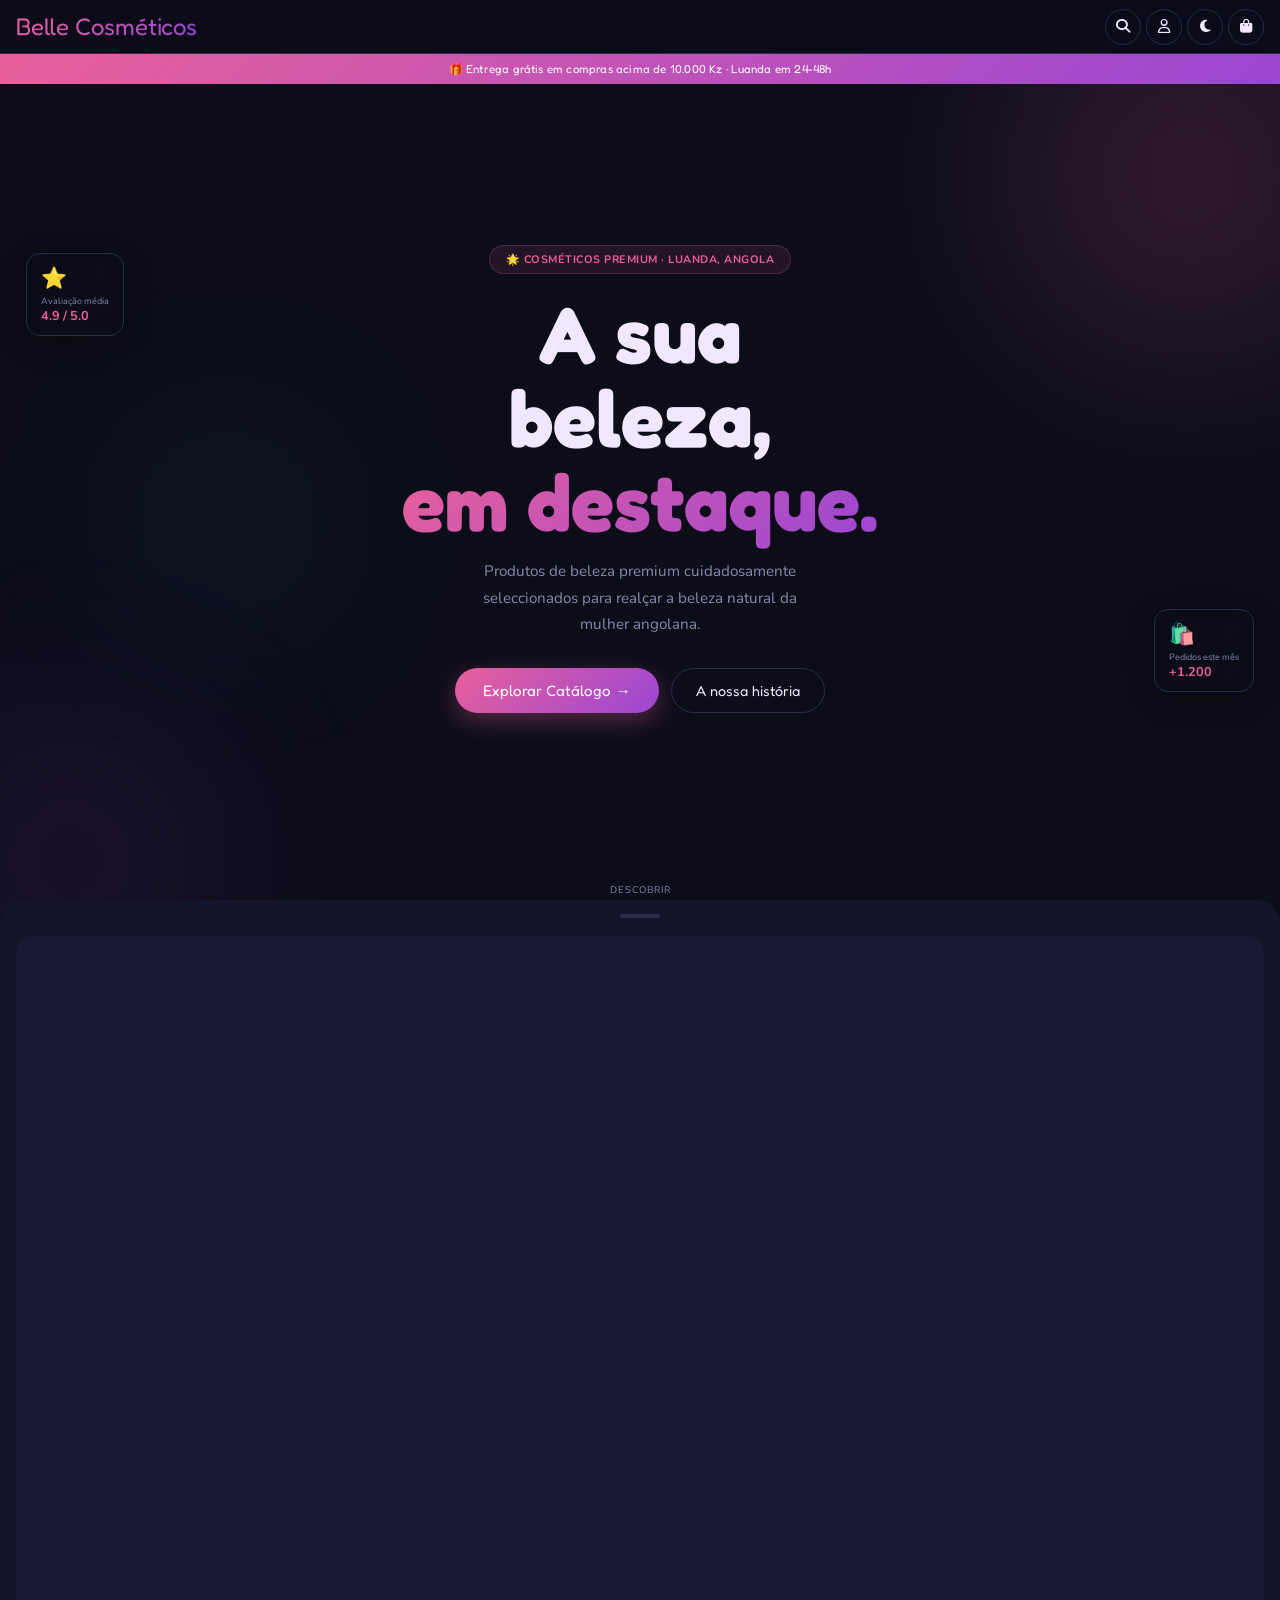
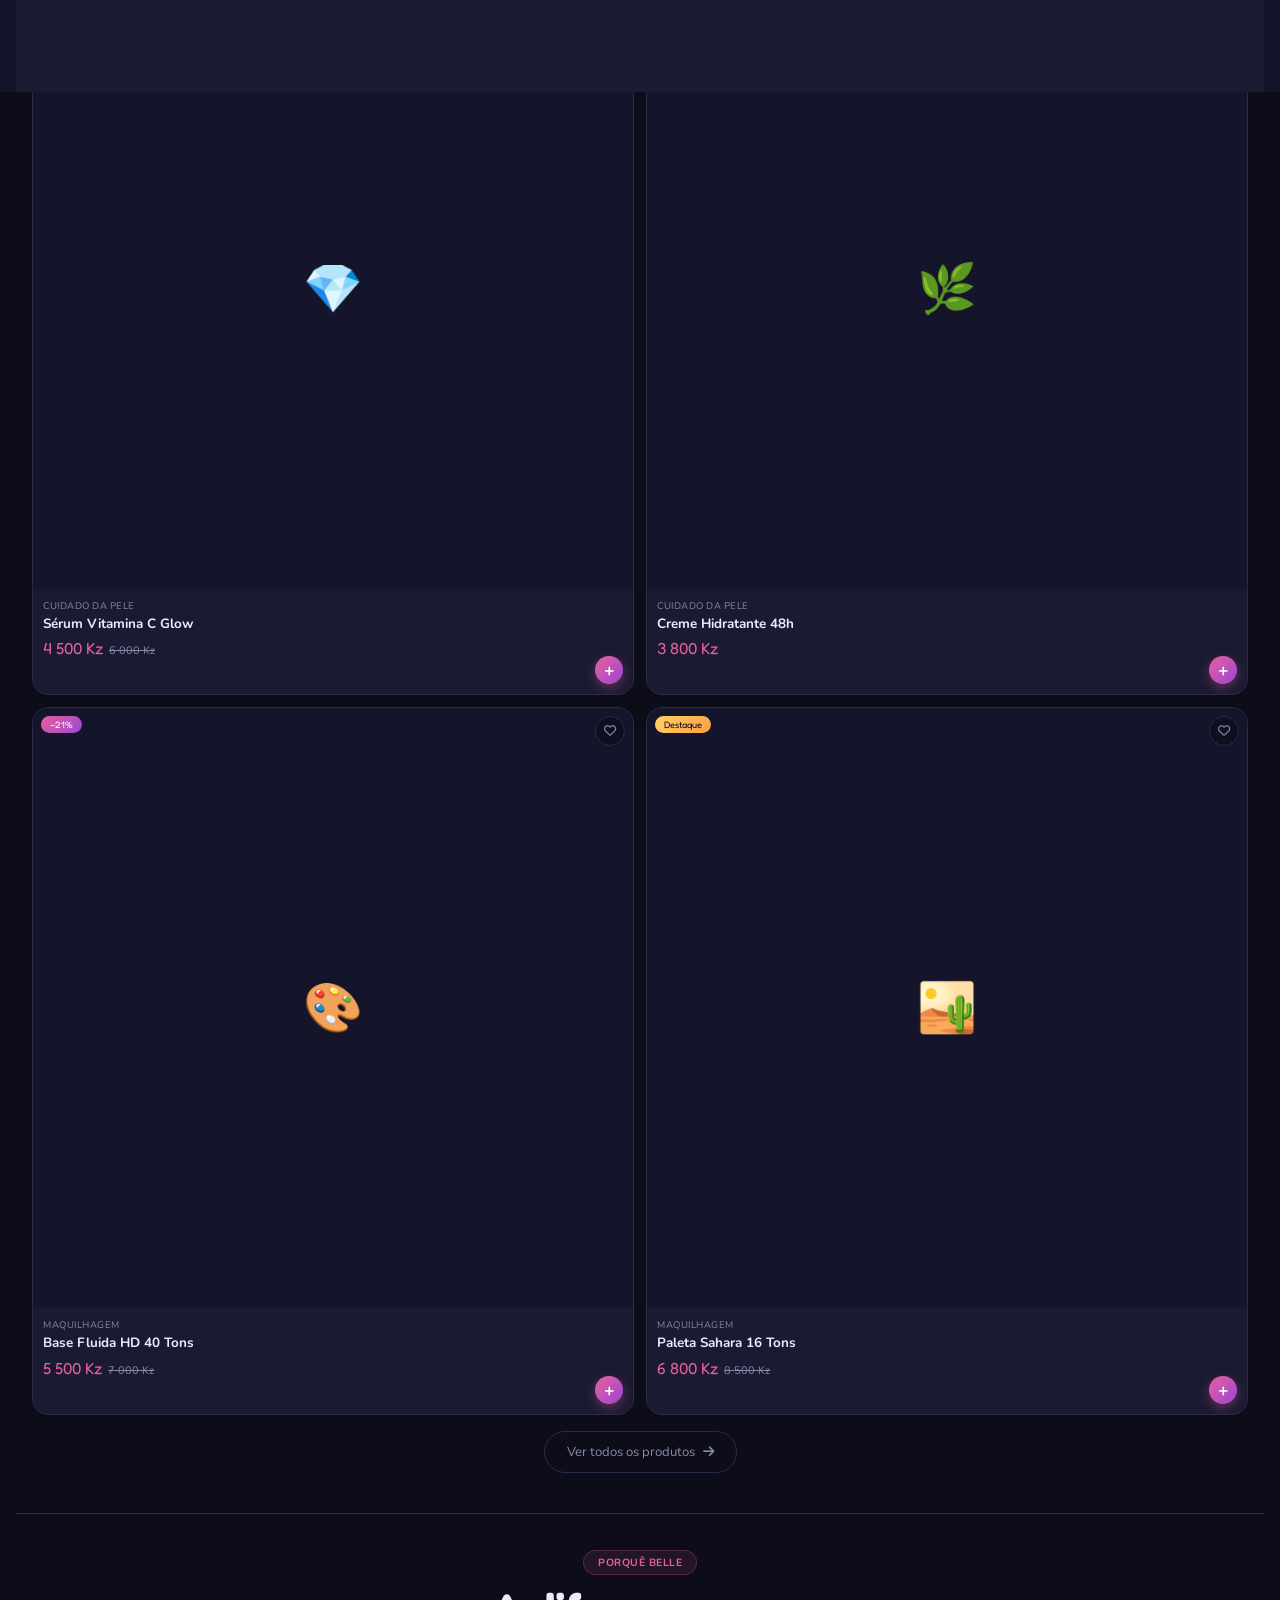
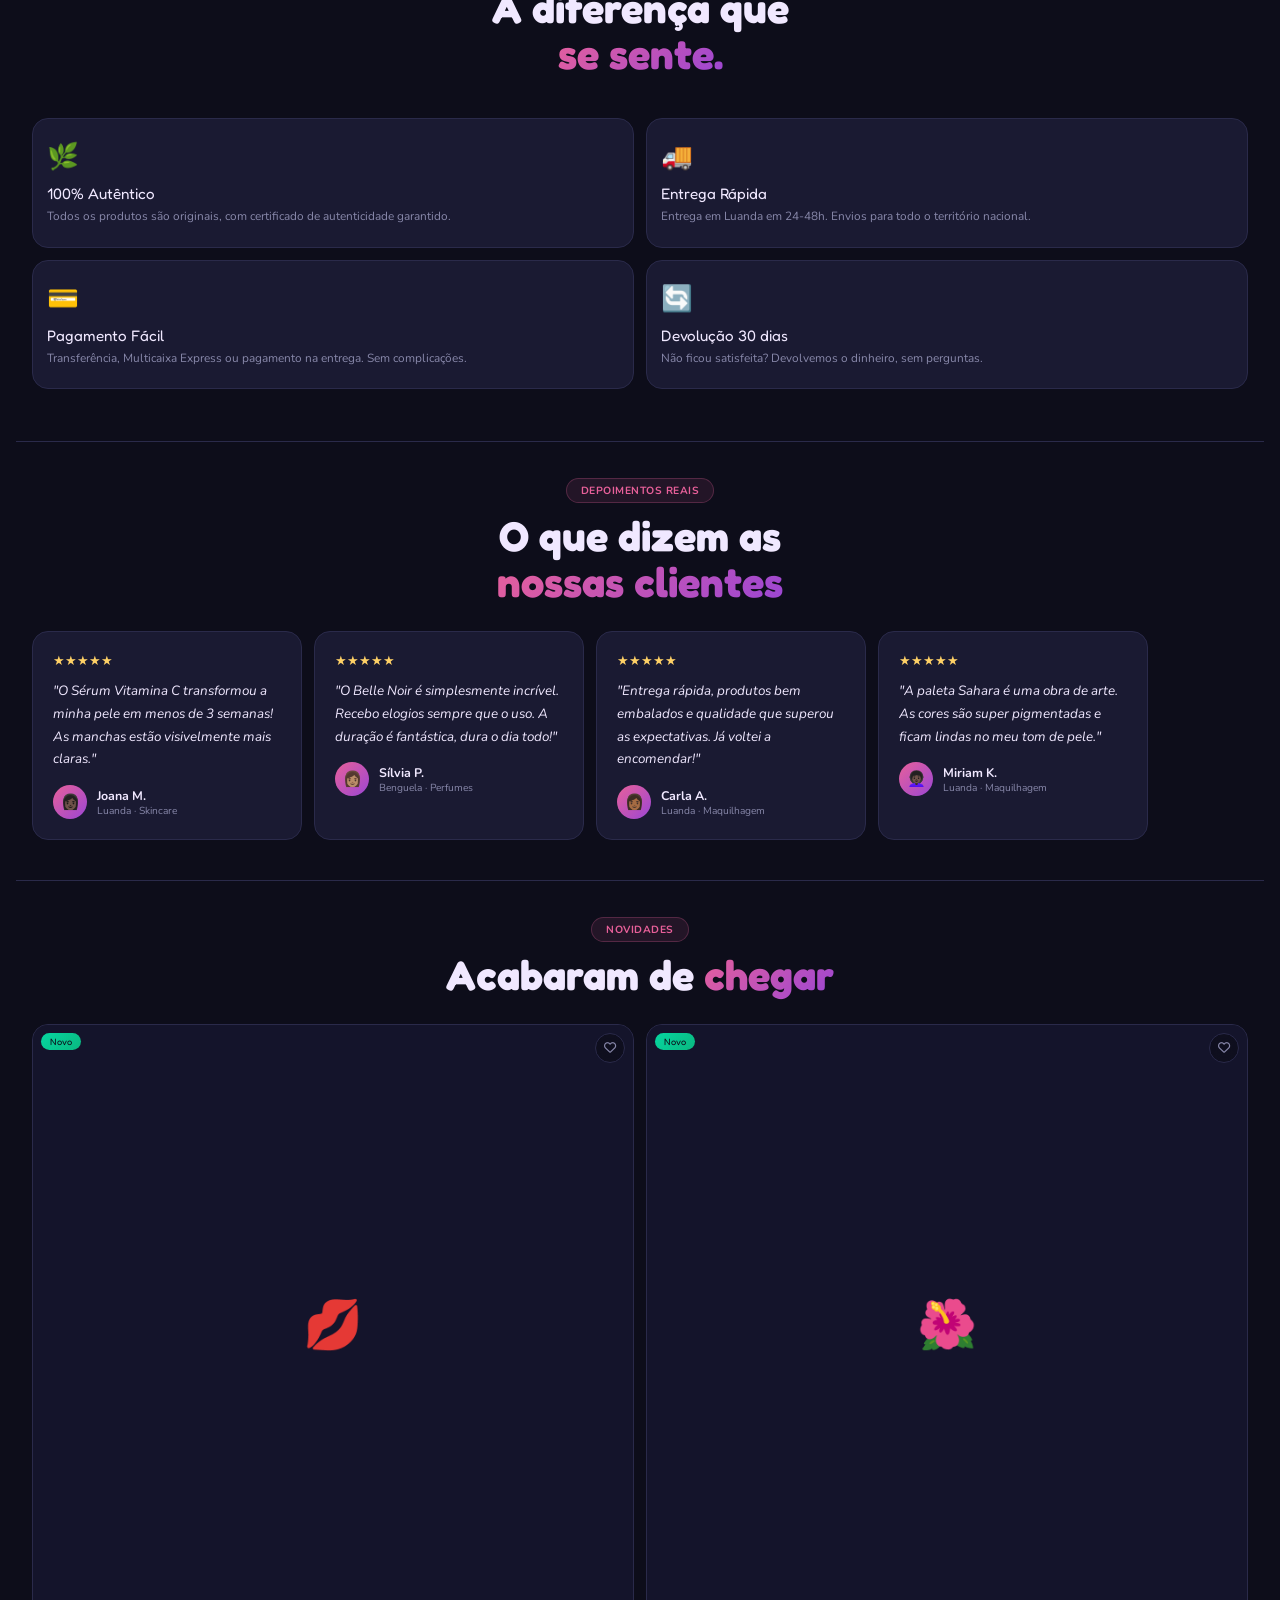
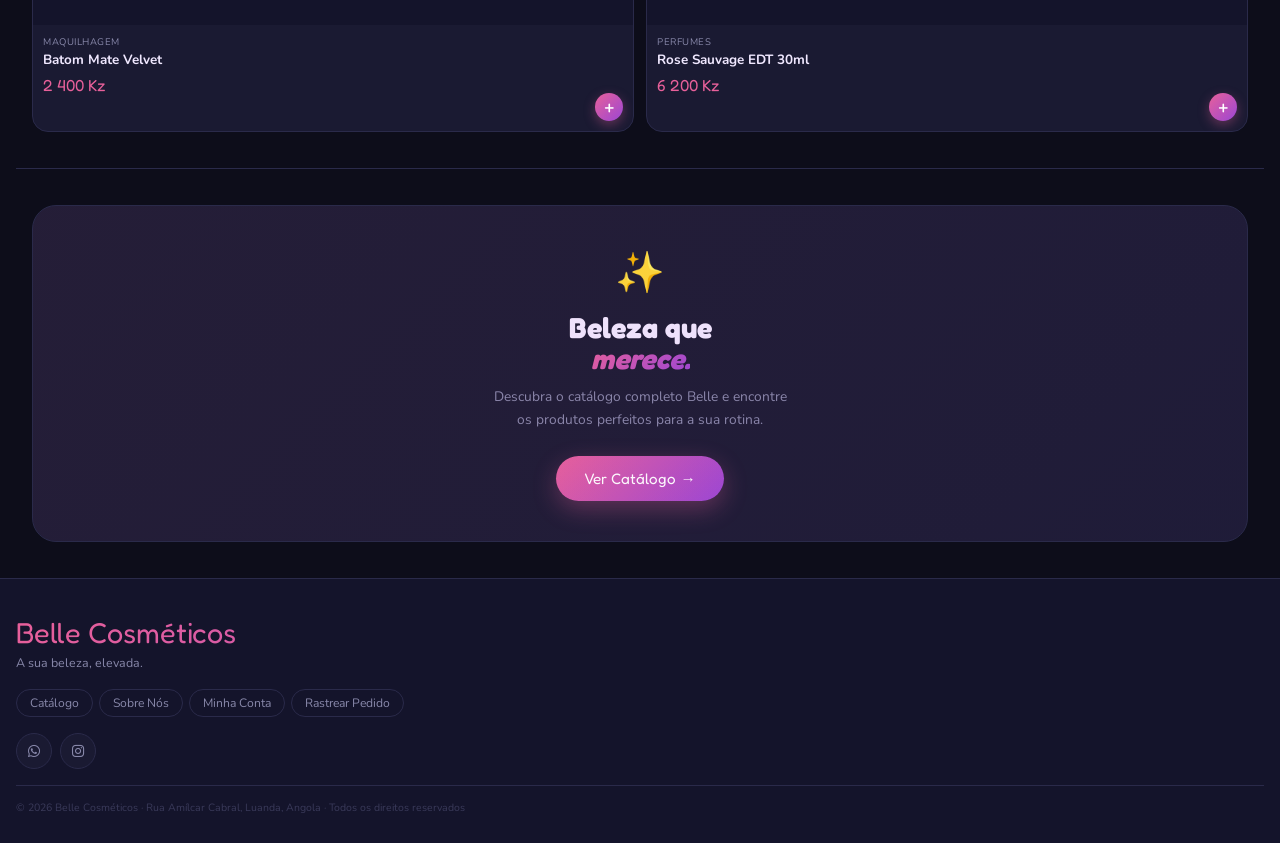
<file: confirmacao.html>
<!DOCTYPE html>
<html lang="pt-AO" data-theme="dark">
<head>
<meta charset="UTF-8"><meta name="viewport" content="width=device-width,initial-scale=1.0">
<title>Confirmação | Belle Cosméticos</title>
<link rel="icon" href="data:image/svg+xml,<svg xmlns='http://www.w3.org/2000/svg' viewBox='0 0 100 100'><text y='.9em' font-size='90'>✨</text></svg>">
<script>(function(){document.documentElement.setAttribute('data-theme',localStorage.getItem('bl_theme')||'dark')})()</script>
<link rel="stylesheet" href="https://cdnjs.cloudflare.com/ajax/libs/font-awesome/6.5.0/css/all.min.css">
<link href="https://fonts.googleapis.com/css2?family=Playfair+Display:ital,wght@0,400;0,600;0,700;1,400;1,600&family=Plus+Jakarta+Sans:wght@300;400;500;600;700&display=swap" rel="stylesheet">
<link rel="stylesheet" href="belle.css">
<style>
body{min-height:100vh;display:flex;flex-direction:column;align-items:center;justify-content:flex-start;padding:0;background:var(--bg)}
.conf-page{width:100%;max-width:480px;padding:56px 20px 60px;text-align:center}
.conf-anim{width:80px;height:80px;border-radius:50%;background:linear-gradient(135deg,rgba(122,158,130,.2),rgba(122,158,130,.08));border:2px solid var(--sage);display:flex;align-items:center;justify-content:center;font-size:2.5rem;margin:0 auto 20px;animation:pop .6s cubic-bezier(.34,1.56,.64,1) both}
@keyframes pop{from{transform:scale(0);opacity:0}to{transform:scale(1);opacity:1}}
.conf-title{font-family:var(--ff);font-size:1.8rem;font-weight:700;margin-bottom:8px;animation:fade-up .6s .2s both}
.conf-sub{font-size:.88rem;color:var(--muted);line-height:1.75;margin-bottom:28px;animation:fade-up .6s .3s both}
.ref-box{background:var(--card);border:1px solid var(--border);border-radius:var(--r);padding:16px;margin-bottom:20px;animation:fade-up .6s .4s both}
.ref-lbl{font-size:.68rem;font-weight:600;color:var(--muted);text-transform:uppercase;letter-spacing:.5px;margin-bottom:6px}
.ref-val{font-family:var(--ff);font-size:1.4rem;font-weight:700;color:var(--gold);letter-spacing:1px;cursor:pointer}
.ref-copy{font-size:.68rem;color:var(--muted);margin-top:4px;cursor:pointer}
.ref-copy:hover{color:var(--gold)}
.steps-track{text-align:left;margin-bottom:24px;animation:fade-up .6s .5s both}
.steps-track-title{font-family:var(--ff);font-size:.95rem;font-weight:700;margin-bottom:14px;text-align:center}
.track-step{display:flex;gap:12px;position:relative;padding-bottom:16px}
.track-step:last-child{padding-bottom:0}
.track-step::before{content:'';position:absolute;left:15px;top:28px;bottom:0;width:2px;background:var(--border)}
.track-step:last-child::before{display:none}
.ts-ico{width:30px;height:30px;border-radius:50%;background:var(--card);border:2px solid var(--border);display:flex;align-items:center;justify-content:center;font-size:.7rem;flex-shrink:0;position:relative;z-index:1}
.ts-ico.done{background:var(--sage);border-color:var(--sage);color:#fff}
.ts-ico.active{background:rgba(200,164,88,.15);border-color:var(--gold);color:var(--gold)}
.ts-info-title{font-size:.84rem;font-weight:600;margin-bottom:2px}
.ts-info-sub{font-size:.72rem;color:var(--muted)}
.conf-btns{display:flex;flex-direction:column;gap:10px;animation:fade-up .6s .6s both}
.whatsapp-btn{display:flex;align-items:center;justify-content:center;gap:8px;width:100%;height:48px;background:linear-gradient(135deg,#25d366,#128c7e);border-radius:50px;font-size:.9rem;font-weight:700;color:#fff;cursor:pointer;border:none;transition:var(--tr);box-shadow:0 6px 20px rgba(37,211,102,.25)}
.whatsapp-btn:hover{transform:translateY(-1px);box-shadow:0 10px 28px rgba(37,211,102,.35)}
</style>
</head>
<body>
<div class="conf-page" id="conf-page">
  <div style="text-align:center;padding:60px 0"><div class="spinner" style="margin:0 auto"></div></div>
</div>
<div id="bl-toast"></div>
<script src="belle.js"></script>
<script>
document.addEventListener('DOMContentLoaded', async () => {
  Theme.init();
  const ref = new URLSearchParams(location.search).get('ref');
  if (!ref) { location.href = 'index.html'; return; }
  const order = await API.trackOrder(ref);
  renderConf(order, ref);
});

function renderConf(order, ref) {
  const payLabels = { transferencia:'Transferência Bancária', referencia:'Referência Multicaixa', na_entrega:'Pagamento na Entrega' };
  document.getElementById('conf-page').innerHTML = `
    <div class="conf-anim">✅</div>
    <h1 class="conf-title">Encomenda<br><em style="color:var(--gold)">recebida!</em></h1>
    <p class="conf-sub">A sua encomenda foi registada com sucesso. Entraremos em contacto em breve para confirmar a entrega.</p>

    <div class="ref-box">
      <div class="ref-lbl">Referência da encomenda</div>
      <div class="ref-val" onclick="copyRef('${ref}')">${ref}</div>
      <div class="ref-copy" onclick="copyRef('${ref}')"><i class="fa-regular fa-copy"></i> Copiar referência</div>
    </div>

    <div class="steps-track">
      <div class="steps-track-title">Estado da encomenda</div>
      <div class="track-step">
        <div class="ts-ico done"><i class="fa-solid fa-check"></i></div>
        <div><div class="ts-info-title">Encomenda recebida</div><div class="ts-info-sub">Já recebemos a sua encomenda</div></div>
      </div>
      <div class="track-step">
        <div class="ts-ico active"><i class="fa-solid fa-clock"></i></div>
        <div><div class="ts-info-title">A confirmar</div><div class="ts-info-sub">Em breve entraremos em contacto</div></div>
      </div>
      <div class="track-step">
        <div class="ts-ico"><i class="fa-solid fa-truck"></i></div>
        <div><div class="ts-info-title">Em entrega</div><div class="ts-info-sub">O produto está a caminho</div></div>
      </div>
      <div class="track-step">
        <div class="ts-ico"><i class="fa-solid fa-box"></i></div>
        <div><div class="ts-info-title">Entregue</div><div class="ts-info-sub">Encomenda concluída</div></div>
      </div>
    </div>

    ${order ? `<div class="card card-p mb-16" style="text-align:left">
      <div style="font-size:.72rem;color:var(--muted);margin-bottom:10px;font-weight:600;text-transform:uppercase;letter-spacing:.5px">Detalhes</div>
      <div style="display:flex;justify-content:space-between;font-size:.82rem;padding:5px 0;border-bottom:1px solid var(--border)"><span style="color:var(--muted)">Cliente</span><span style="font-weight:600">${order.customer?.name||'—'}</span></div>
      <div style="display:flex;justify-content:space-between;font-size:.82rem;padding:5px 0;border-bottom:1px solid var(--border)"><span style="color:var(--muted)">Pagamento</span><span style="font-weight:600">${payLabels[order.payment_method]||order.payment_method}</span></div>
      <div style="display:flex;justify-content:space-between;font-size:.82rem;padding:5px 0"><span style="color:var(--muted)">Total</span><span style="font-weight:700;color:var(--gold);font-family:var(--ff)">${kz(order.total)}</span></div>
    </div>` : ''}

    <div class="conf-btns">
      <button class="whatsapp-btn" onclick="openWhatsApp('${ref}')">
        <i class="fa-brands fa-whatsapp"></i> Confirmar pelo WhatsApp
      </button>
      <button class="btn-ghost w-full" onclick="location.href='rastrear.html?ref=${ref}'">
        <i class="fa-solid fa-magnifying-glass"></i> Rastrear encomenda
      </button>
      <button class="btn-ghost w-full" onclick="location.href='index.html'">
        Voltar à loja
      </button>
    </div>`;
}

function copyRef(ref) {
  navigator.clipboard?.writeText(ref).then(() => toast('Referência copiada!', 'info'));
}

function openWhatsApp(ref) {
  const sess = Session.get() || {};
  const msg = `✨ *Olá Belle Cosméticos!*\n\nAcabei de fazer uma encomenda.\n\n*Referência:* ${ref}\n*Nome:* ${sess.name||'—'}\n*Telefone:* ${sess.phone||'—'}\n\nAguardo confirmação. Obrigada! 🌸`;
  window.open(`https://wa.me/${STORE.whatsapp}?text=${encodeURIComponent(msg)}`, '_blank');
}
</script>
</body>
</html>
</file>
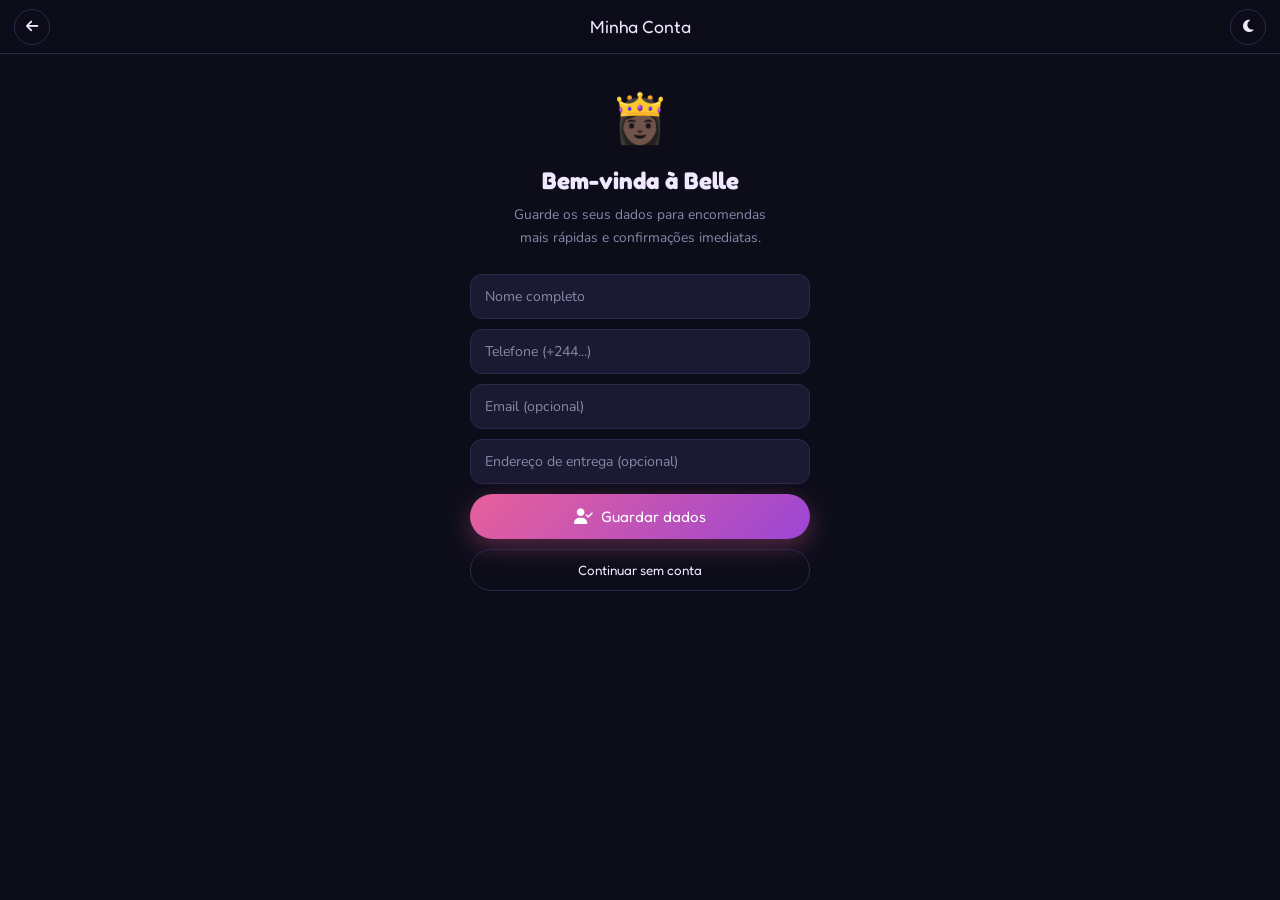
<file: conta.html>
<!DOCTYPE html>
<html lang="pt-AO" data-theme="dark">
<head>
<meta charset="UTF-8"><meta name="viewport" content="width=device-width,initial-scale=1.0">
<title>Minha Conta | Belle Cosméticos</title>
<link rel="icon" href="data:image/svg+xml,<svg xmlns='http://www.w3.org/2000/svg' viewBox='0 0 100 100'><text y='.9em' font-size='90'>✨</text></svg>">
<script>(function(){document.documentElement.setAttribute('data-theme',localStorage.getItem('bl_theme')||'dark')})()</script>
<link rel="stylesheet" href="https://cdnjs.cloudflare.com/ajax/libs/font-awesome/6.5.0/css/all.min.css">
<link href="https://fonts.googleapis.com/css2?family=Fredoka+One&family=Nunito:wght@400;600;700;800;900&display=swap" rel="stylesheet">
<link rel="stylesheet" href="belle.css">
<style>
body{padding-top:54px;padding-bottom:32px;min-height:100vh}
.p-hdr{position:fixed;top:0;left:0;right:0;z-index:100;height:54px;display:flex;align-items:center;justify-content:space-between;padding:0 14px;background:var(--glass);backdrop-filter:blur(20px);border-bottom:1px solid var(--border)}
.profile-hero{background:linear-gradient(135deg,rgba(232,96,154,.08),rgba(155,70,212,.05));border-bottom:1px solid var(--border);padding:28px 20px 24px;text-align:center}
.p-av{width:72px;height:72px;border-radius:50%;background:var(--grad);display:flex;align-items:center;justify-content:center;font-size:1.9rem;margin:0 auto 12px;border:3px solid rgba(232,96,154,.3)}
.p-name{font-family:var(--ff);font-size:1.4rem;margin-bottom:3px}
.p-sub{font-size:.8rem;color:var(--muted)}
.menu-sec{padding:16px}
.menu-lbl{font-size:.65rem;font-weight:800;text-transform:uppercase;letter-spacing:.8px;color:var(--muted);margin-bottom:8px;padding:0 4px}
.menu-card{background:var(--card);border:1px solid var(--border);border-radius:var(--r);overflow:hidden;margin-bottom:16px}
.mi{display:flex;align-items:center;gap:14px;padding:14px 16px;cursor:pointer;transition:background .2s;border-bottom:1px solid var(--border)}
.mi:last-child{border-bottom:none}
.mi:hover{background:rgba(232,96,154,.05)}
.mi-ico{width:36px;height:36px;border-radius:10px;background:rgba(232,96,154,.1);display:flex;align-items:center;justify-content:center;font-size:.9rem;color:var(--pink);flex-shrink:0}
.mi-ico.teal{background:rgba(6,214,160,.1);color:var(--teal)}
.mi-ico.red{background:rgba(255,71,87,.1);color:var(--red)}
.mi-info{flex:1}
.mi-title{font-size:.88rem;font-weight:700;margin-bottom:1px}
.mi-sub{font-size:.7rem;color:var(--muted)}
.mi-arr{color:var(--muted);font-size:.78rem}
/* Register form */
.reg-box{padding:32px 20px;text-align:center}
.reg-ico{font-size:3rem;margin-bottom:14px}
</style>
</head>
<body>
<header class="p-hdr">
  <button class="nav-btn" onclick="history.back()"><i class="fa-solid fa-arrow-left"></i></button>
  <span style="font-family:var(--ff);font-size:1.1rem">Minha Conta</span>
  <button class="nav-btn" onclick="Theme.toggle()"><i data-theme-ico class="fa-solid fa-moon"></i></button>
</header>

<div id="page"></div>
<div id="bl-toast"></div>
<script src="belle.js"></script>
<script>
document.addEventListener('DOMContentLoaded', () => {
  Theme.init();
  const next = new URLSearchParams(location.search).get('next');
  const sess = Session.get();
  if (sess && next) { location.href = next; return; }
  renderPage(sess);
});

function renderPage(sess) {
  const wlCount = Wishlist.get().length;
  const s = CMS.store();
  if (sess) {
    document.getElementById('page').innerHTML = `
      <div class="profile-hero">
        <div class="p-av">👸🏿</div>
        <div class="p-name">${sess.name}</div>
        <div class="p-sub">${sess.phone||''}${sess.email?' · '+sess.email:''}</div>
      </div>
      <div class="menu-sec">
        <div class="menu-lbl">A minha conta</div>
        <div class="menu-card">
          <div class="mi" onclick="location.href='rastrear.html'">
            <div class="mi-ico"><i class="fa-solid fa-magnifying-glass"></i></div>
            <div class="mi-info"><div class="mi-title">Rastrear Encomenda</div><div class="mi-sub">Consulte o estado das suas encomendas</div></div>
            <i class="fa-solid fa-chevron-right mi-arr"></i>
          </div>
          <div class="mi" onclick="editProfile()">
            <div class="mi-ico"><i class="fa-solid fa-user-pen"></i></div>
            <div class="mi-info"><div class="mi-title">Editar Dados</div><div class="mi-sub">Nome, telefone, morada</div></div>
            <i class="fa-solid fa-chevron-right mi-arr"></i>
          </div>
          <div class="mi" onclick="location.href='catalogo.html'">
            <div class="mi-ico" style="background:rgba(232,96,154,.1);color:var(--pink)"><i class="fa-solid fa-heart"></i></div>
            <div class="mi-info"><div class="mi-title">Wishlist</div><div class="mi-sub">${wlCount} produto(s) guardado(s)</div></div>
            <i class="fa-solid fa-chevron-right mi-arr"></i>
          </div>
        </div>
        <div class="menu-lbl">Loja</div>
        <div class="menu-card">
          <div class="mi" onclick="location.href='catalogo.html'">
            <div class="mi-ico teal"><i class="fa-solid fa-bag-shopping"></i></div>
            <div class="mi-info"><div class="mi-title">Catálogo</div><div class="mi-sub">Explorar todos os produtos</div></div>
            <i class="fa-solid fa-chevron-right mi-arr"></i>
          </div>
          <div class="mi" onclick="location.href='sobre.html'">
            <div class="mi-ico teal"><i class="fa-solid fa-circle-info"></i></div>
            <div class="mi-info"><div class="mi-title">Sobre a Belle</div><div class="mi-sub">A nossa história e missão</div></div>
            <i class="fa-solid fa-chevron-right mi-arr"></i>
          </div>
          <div class="mi" onclick="window.open('https://wa.me/${s.whatsapp?.replace(/\D/g,'')||''}?text=${encodeURIComponent('Olá! Preciso de ajuda.')}','_blank')">
            <div class="mi-ico teal"><i class="fa-brands fa-whatsapp"></i></div>
            <div class="mi-info"><div class="mi-title">Apoio ao Cliente</div><div class="mi-sub">Fale connosco pelo WhatsApp</div></div>
            <i class="fa-solid fa-chevron-right mi-arr"></i>
          </div>
        </div>
        <div class="menu-card">
          <div class="mi" onclick="doLogout()">
            <div class="mi-ico red"><i class="fa-solid fa-right-from-bracket"></i></div>
            <div class="mi-info"><div class="mi-title">Terminar Sessão</div><div class="mi-sub">Remover os dados guardados</div></div>
            <i class="fa-solid fa-chevron-right mi-arr"></i>
          </div>
        </div>
      </div>`;
  } else {
    document.getElementById('page').innerHTML = `
      <div class="reg-box">
        <div class="reg-ico">👸🏿</div>
        <h1 style="font-family:var(--ff);font-size:1.5rem;margin-bottom:8px">Bem-vinda à Belle</h1>
        <p style="font-size:.86rem;color:var(--muted);line-height:1.7;margin-bottom:24px;max-width:280px;margin-left:auto;margin-right:auto">Guarde os seus dados para encomendas mais rápidas e confirmações imediatas.</p>
        <div style="display:flex;flex-direction:column;gap:10px;max-width:340px;margin:0 auto">
          <input class="form-input" id="nl-name"  type="text"  placeholder="Nome completo">
          <input class="form-input" id="nl-phone" type="tel"   placeholder="Telefone (+244...)">
          <input class="form-input" id="nl-email" type="email" placeholder="Email (opcional)">
          <input class="form-input" id="nl-addr"  type="text"  placeholder="Endereço de entrega (opcional)">
          <button class="btn-primary w-full" onclick="doRegister()"><i class="fa-solid fa-user-check"></i> Guardar dados</button>
          <button class="btn-ghost w-full" style="font-size:.84rem" onclick="location.href='index.html'">Continuar sem conta</button>
        </div>
      </div>`;
  }
}

function doRegister() {
  const name  = document.getElementById('nl-name')?.value.trim();
  const phone = document.getElementById('nl-phone')?.value.trim();
  if (!name || !phone) { toast('Nome e telefone são obrigatórios', 'err'); return; }
  Session.set({ name, phone, email:document.getElementById('nl-email')?.value.trim()||'', address:document.getElementById('nl-addr')?.value.trim()||'' });
  toast('✓ Dados guardados!', 'ok');
  const next = new URLSearchParams(location.search).get('next');
  setTimeout(() => location.href = next || 'index.html', 900);
}

function editProfile() {
  const sess = Session.get() || {};
  document.getElementById('page').innerHTML = `
    <div style="padding:20px 16px">
      <div style="font-family:var(--ff);font-size:1.2rem;margin-bottom:16px">Editar perfil</div>
      <div class="form-group"><label class="form-label">Nome</label><input class="form-input" id="e-name"  type="text"  value="${sess.name||''}"></div>
      <div class="form-group"><label class="form-label">Telefone</label><input class="form-input" id="e-phone" type="tel"   value="${sess.phone||''}"></div>
      <div class="form-group"><label class="form-label">Email</label><input class="form-input" id="e-email" type="email" value="${sess.email||''}"></div>
      <div class="form-group"><label class="form-label">Endereço</label><input class="form-input" id="e-addr"  type="text"  value="${sess.address||''}"></div>
      <button class="btn-primary w-full mt-8" onclick="saveEdit()"><i class="fa-solid fa-floppy-disk"></i> Guardar</button>
      <button class="btn-ghost w-full mt-8" onclick="location.reload()">Cancelar</button>
    </div>`;
}

function saveEdit() {
  Session.set({ name:document.getElementById('e-name').value.trim(), phone:document.getElementById('e-phone').value.trim(), email:document.getElementById('e-email').value.trim(), address:document.getElementById('e-addr').value.trim() });
  toast('✓ Dados actualizados!', 'ok');
  setTimeout(() => location.reload(), 800);
}

function doLogout() {
  if (!confirm('Terminar sessão e apagar dados guardados?')) return;
  Session.clear();
  toast('Sessão terminada', 'ok');
  setTimeout(() => location.reload(), 800);
}
</script>
</body>
</html>
</file>
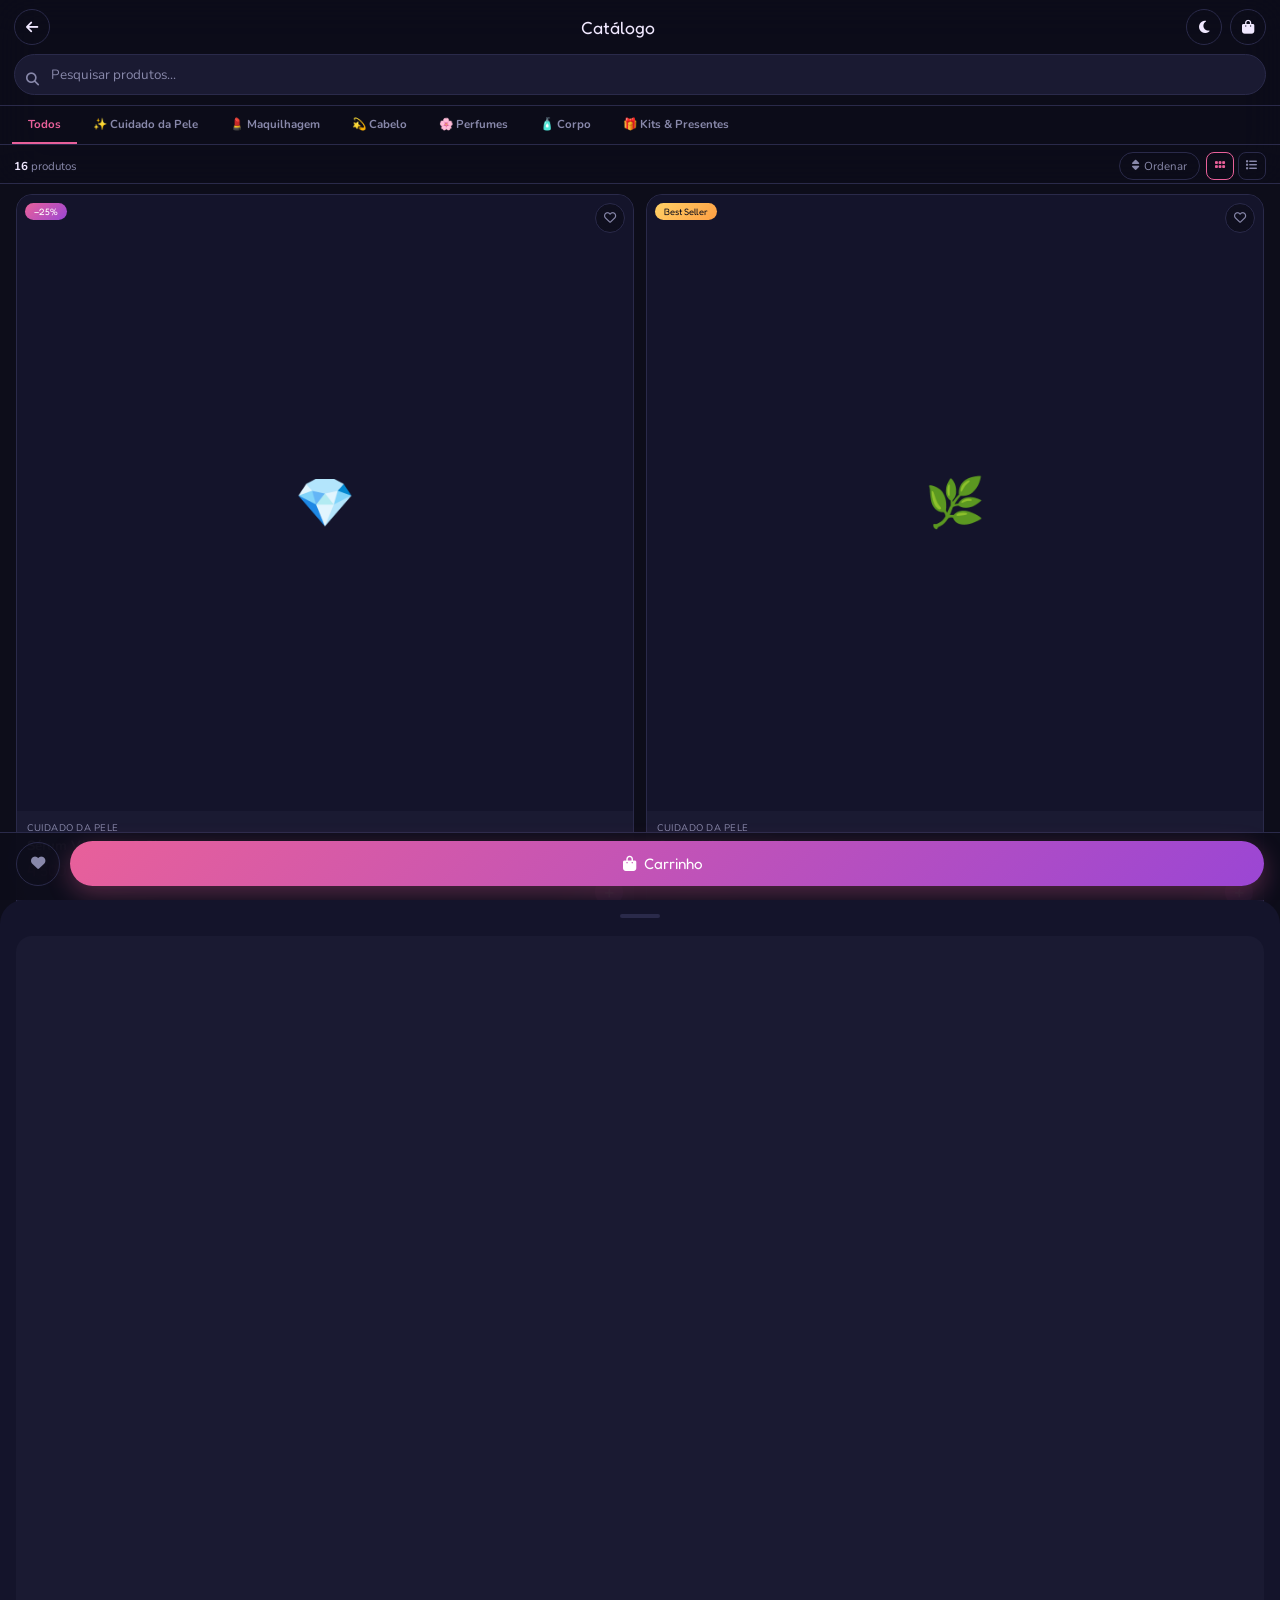
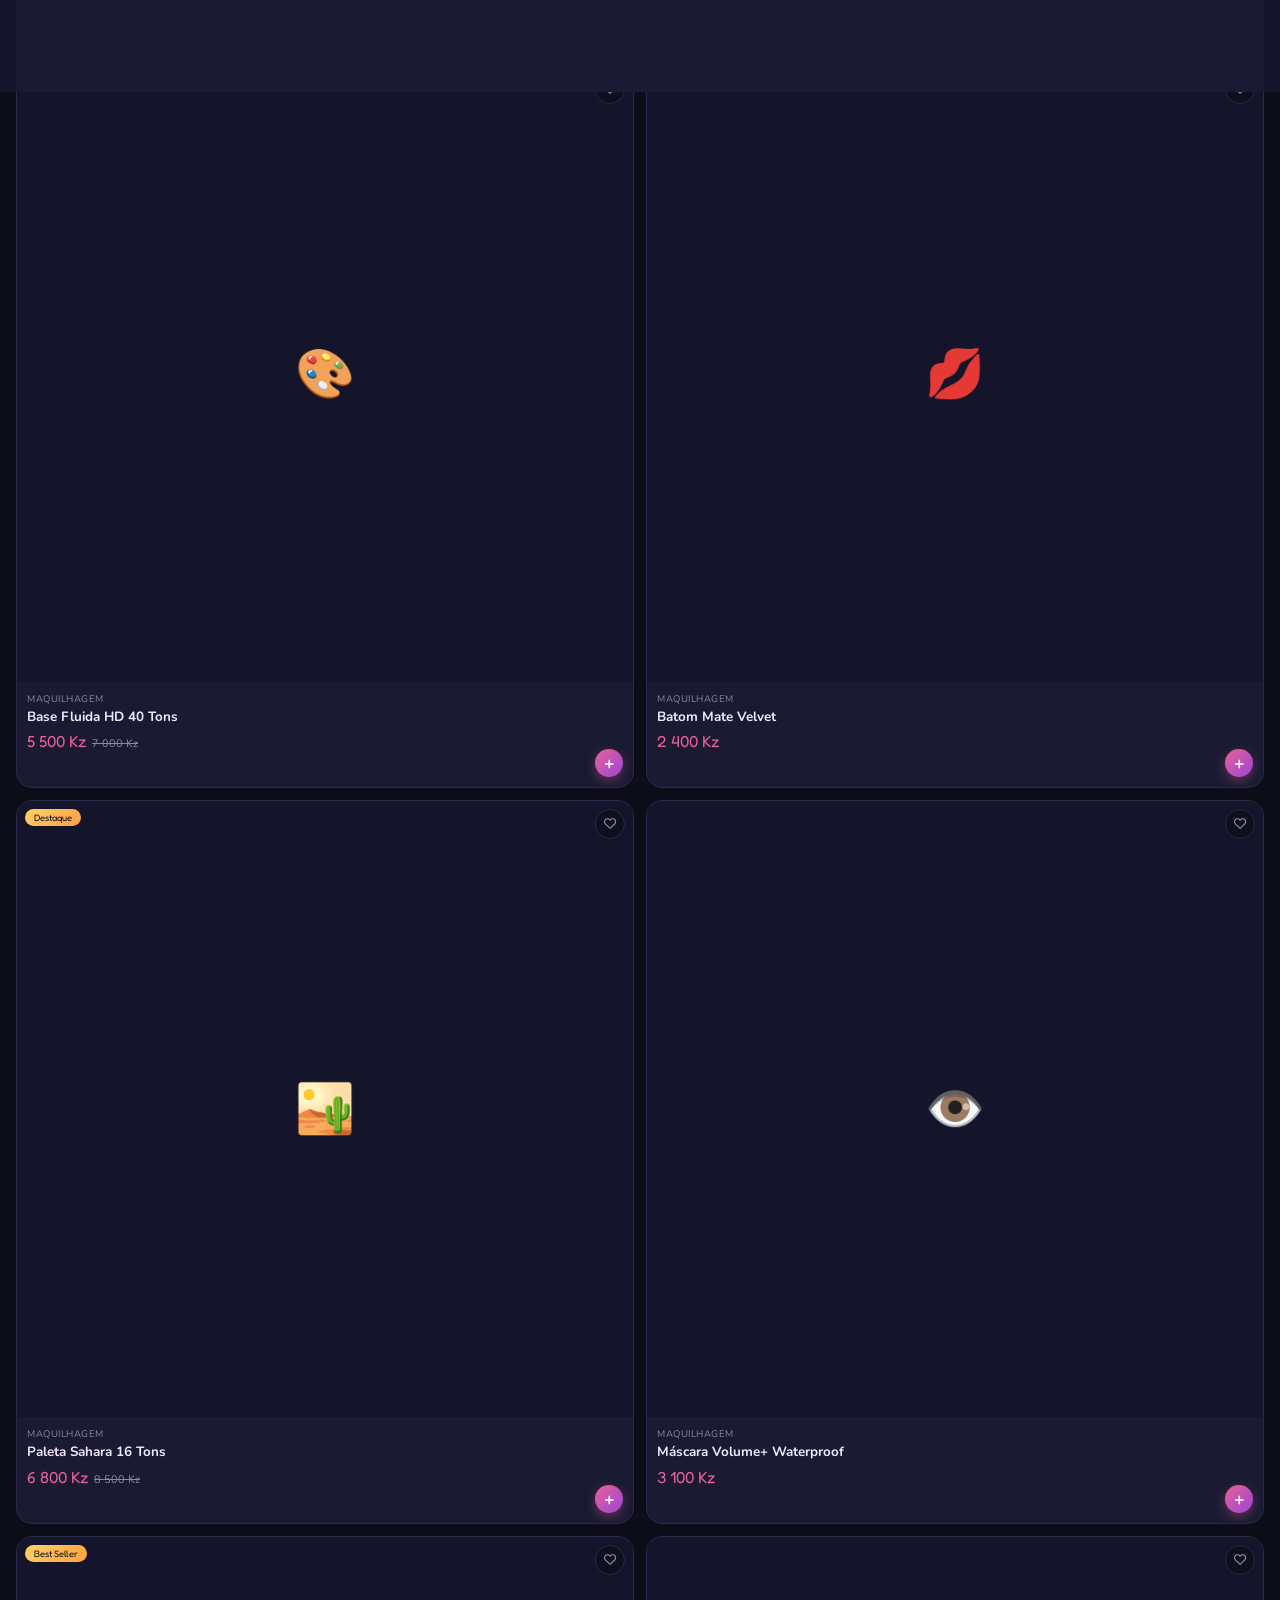
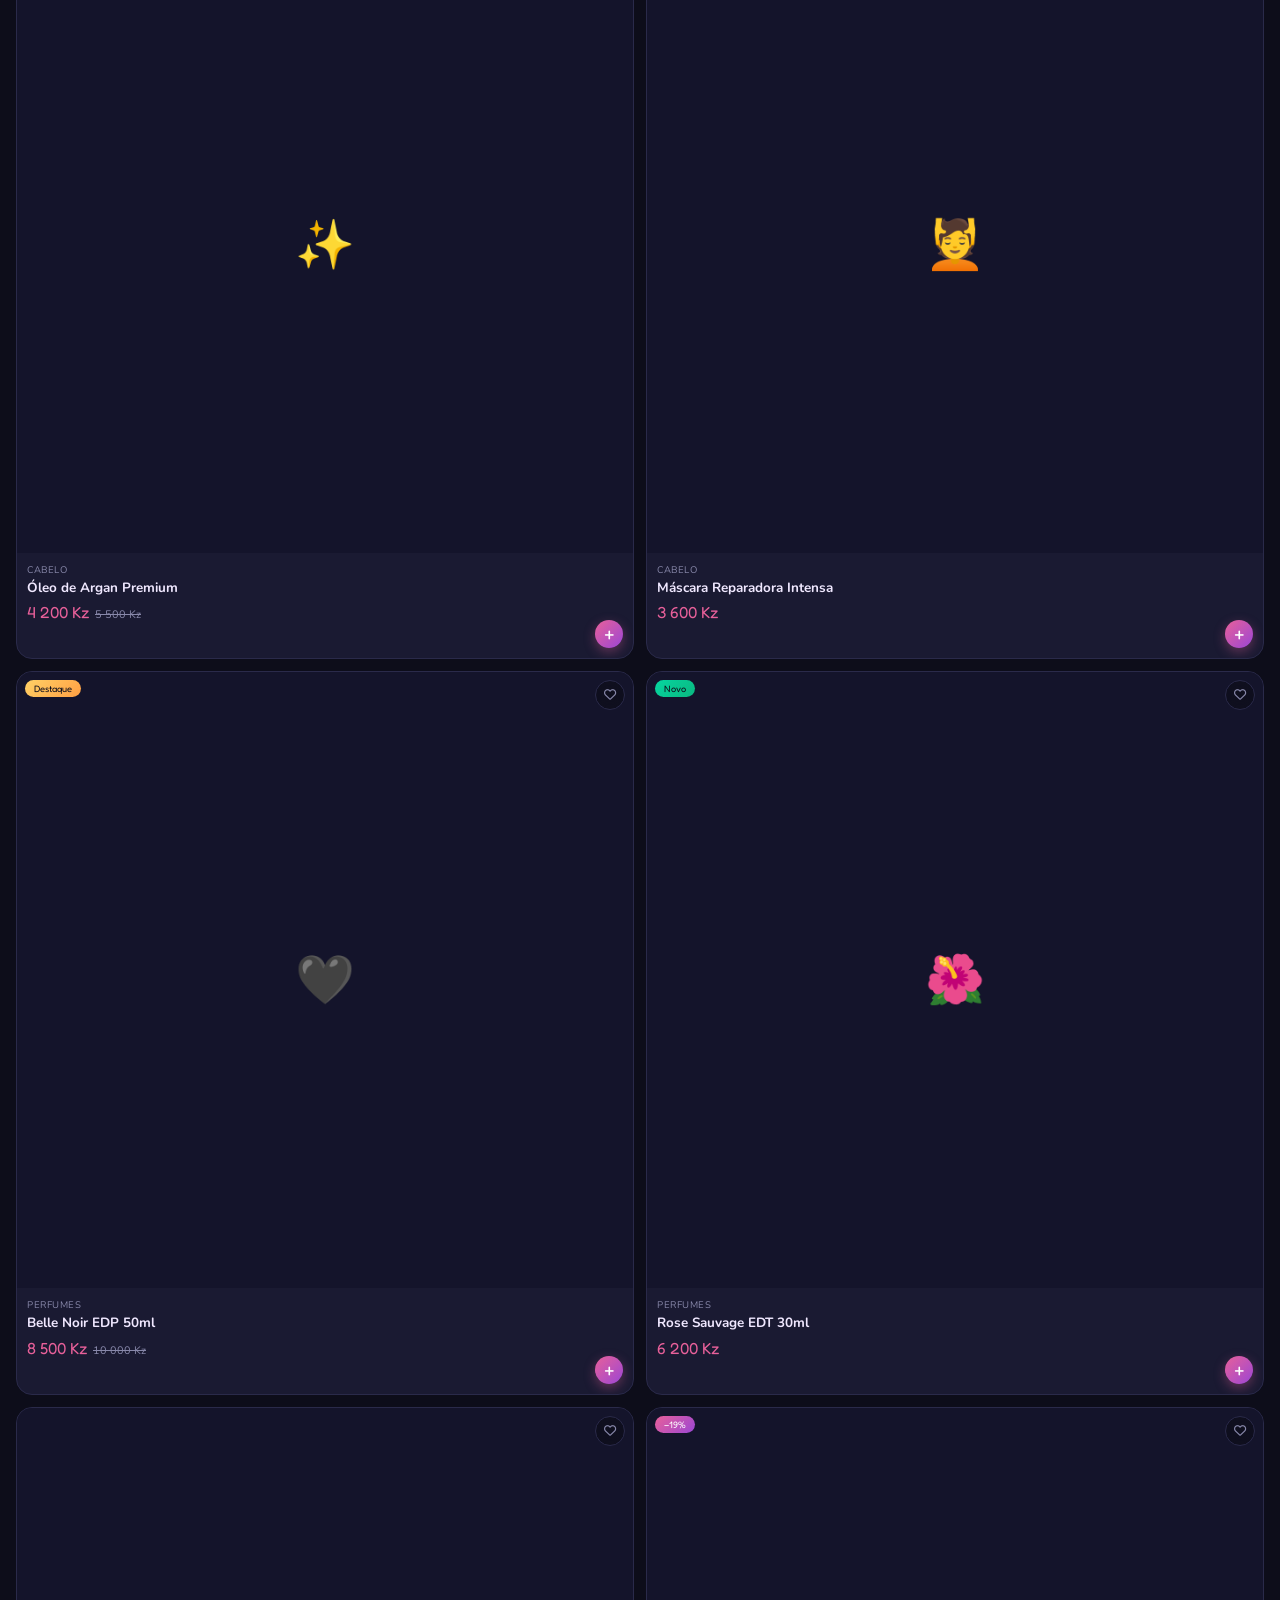
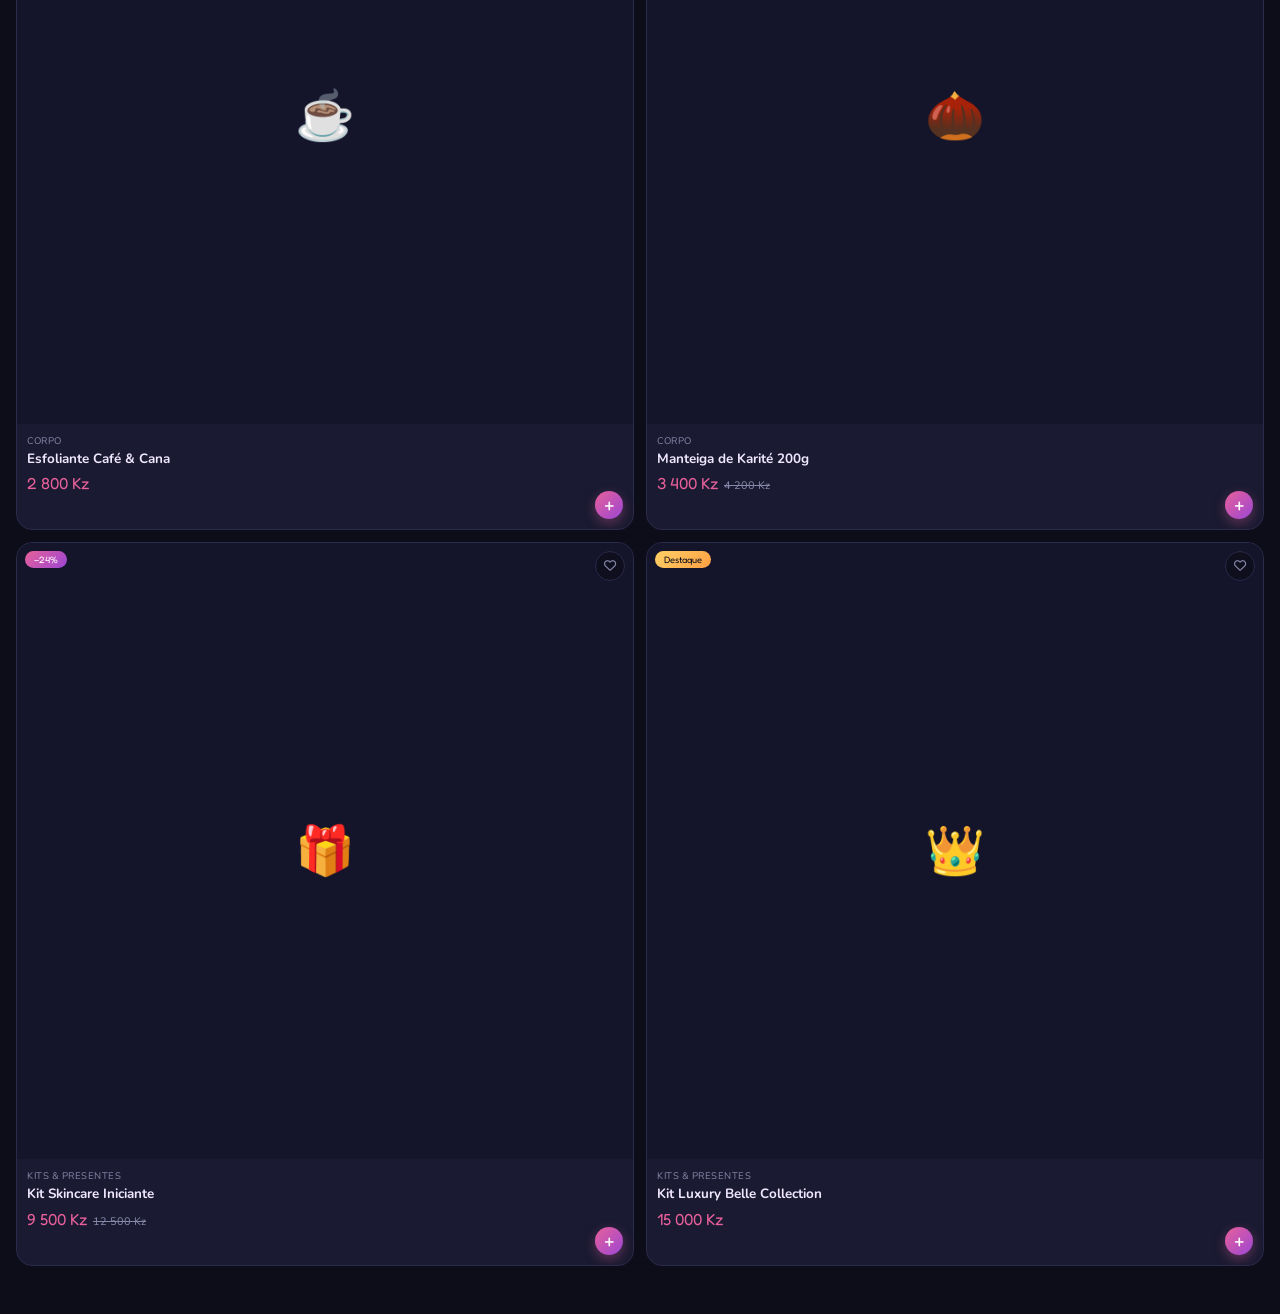
<file: produto.html>
<!DOCTYPE html>
<html lang="pt-AO" data-theme="dark">
<head>
<meta charset="UTF-8">
<meta name="viewport" content="width=device-width,initial-scale=1.0">
<title>Produto | Belle Cosméticos</title>
<link rel="icon" href="data:image/svg+xml,<svg xmlns='http://www.w3.org/2000/svg' viewBox='0 0 100 100'><text y='.9em' font-size='90'>✨</text></svg>">
<script>(function(){document.documentElement.setAttribute('data-theme',localStorage.getItem('bl_theme')||'dark')})()</script>
<link rel="stylesheet" href="https://cdnjs.cloudflare.com/ajax/libs/font-awesome/6.5.0/css/all.min.css">
<link href="https://fonts.googleapis.com/css2?family=Playfair+Display:ital,wght@0,400;0,600;0,700;1,400;1,600&family=Plus+Jakarta+Sans:wght@300;400;500;600;700&display=swap" rel="stylesheet">
<link rel="stylesheet" href="belle.css">
<style>
body{padding-top:56px;padding-bottom:88px;min-height:100vh}
.p-header{position:fixed;top:0;left:0;right:0;z-index:100;height:56px;display:flex;align-items:center;justify-content:space-between;padding:0 14px;background:var(--glass);backdrop-filter:blur(20px);border-bottom:1px solid var(--border)}
.hero-img{width:100%;aspect-ratio:1;background:var(--card);display:flex;align-items:center;justify-content:center;font-size:6rem;position:relative;overflow:hidden;max-height:380px}
.hero-img img{width:100%;height:100%;object-fit:cover}
.p-tag{position:absolute;top:14px;left:14px}
.p-wish{position:absolute;top:14px;right:14px;width:38px;height:38px;border-radius:50%;background:var(--glass);backdrop-filter:blur(8px);border:1px solid var(--border);display:flex;align-items:center;justify-content:center;cursor:pointer;font-size:1rem;color:var(--muted);transition:var(--tr)}
.p-wish.on,.p-wish:hover{color:var(--rose);border-color:var(--rose)}
.p-body{padding:20px 16px 0}
.p-cat{font-size:.68rem;font-weight:600;color:var(--gold);text-transform:uppercase;letter-spacing:.5px;margin-bottom:5px}
.p-name{font-family:var(--ff);font-size:1.7rem;font-weight:700;line-height:1.15;margin-bottom:12px}
.p-price-row{display:flex;align-items:baseline;gap:12px;flex-wrap:wrap;margin-bottom:6px}
.p-price{font-family:var(--ff);font-size:1.8rem;font-weight:700;color:var(--gold)}
.p-orig{font-size:.95rem;color:var(--muted);text-decoration:line-through}
.p-disc{font-size:.72rem;background:var(--grad);color:#09080a;padding:3px 10px;border-radius:50px;font-weight:700}
.p-stock{font-size:.73rem;color:var(--sage);margin-bottom:16px}
.p-desc{font-size:.88rem;color:var(--muted);line-height:1.8;margin-bottom:18px}
.p-hls{display:flex;flex-direction:column;gap:8px;margin-bottom:20px}
.hl-row{display:flex;align-items:flex-start;gap:10px;font-size:.84rem}
.hl-ico{color:var(--gold);font-size:.75rem;margin-top:3px;flex-shrink:0}
/* Tabs */
.tabs{display:flex;border-bottom:1px solid var(--border);margin:0 16px;overflow-x:auto;scrollbar-width:none}
.tabs::-webkit-scrollbar{display:none}
.tab-btn{padding:12px 16px;border:none;background:none;font-family:var(--fb);font-size:.78rem;font-weight:600;color:var(--muted);border-bottom:2px solid transparent;cursor:pointer;white-space:nowrap;transition:var(--tr)}
.tab-btn.on{color:var(--gold);border-bottom-color:var(--gold)}
.tab-content{padding:16px;display:none}
.tab-content.on{display:block}
/* Related */
.rel-title{font-family:var(--ff);font-size:1.1rem;font-weight:700;margin:0 16px 14px}
.rel-row{overflow-x:auto;scrollbar-width:none;padding:0 16px}
.rel-row::-webkit-scrollbar{display:none}
.rel-inner{display:flex;gap:10px;width:max-content}
.rel-card{width:150px;background:var(--card);border:1px solid var(--border);border-radius:var(--r);overflow:hidden;cursor:pointer;flex-shrink:0;transition:var(--tr)}
.rel-card:hover{border-color:rgba(200,164,88,.3);transform:translateY(-2px)}
.rel-img{aspect-ratio:1;background:var(--bg2);display:flex;align-items:center;justify-content:center;font-size:2.2rem;overflow:hidden;position:relative}
.rel-img img{width:100%;height:100%;object-fit:cover;position:absolute;inset:0}
.rel-body{padding:8px 10px}
.rel-name{font-size:.75rem;font-weight:600;margin-bottom:3px;line-height:1.3}
.rel-price{font-size:.78rem;color:var(--gold);font-family:var(--ff);font-weight:700}
/* Bottom bar */
.buy-bar{position:fixed;bottom:0;left:0;right:0;z-index:100;padding:10px 16px 16px;background:var(--glass);backdrop-filter:blur(20px);border-top:1px solid var(--border)}
.buy-inner{display:flex;gap:10px;align-items:center}
.qty-pill{display:flex;align-items:center;background:var(--card);border:1px solid var(--border);border-radius:50px;overflow:hidden}
.qb{width:40px;height:44px;display:flex;align-items:center;justify-content:center;font-size:1.1rem;cursor:pointer;transition:color .2s}
.qb:hover{color:var(--gold)}
.qv{min-width:32px;text-align:center;font-weight:700}
.btn-buy{flex:1;height:44px;background:var(--grad);border:none;border-radius:50px;font-size:.88rem;font-weight:700;color:#09080a;cursor:pointer;transition:var(--tr);box-shadow:0 6px 20px rgba(200,164,88,.28)}
.btn-buy:hover{transform:translateY(-1px);box-shadow:0 10px 28px rgba(200,164,88,.38)}
.btn-buy:disabled{opacity:.5;cursor:not-allowed;transform:none}
.esgotado-bar{background:rgba(217,80,96,.08);border:1px solid rgba(217,80,96,.2);border-radius:12px;padding:14px 16px;text-align:center;font-size:.84rem;color:var(--red)}
/* Reviews */
.rev-avg{display:flex;align-items:center;gap:14px;margin-bottom:16px}
.rev-big{font-family:var(--ff);font-size:2.5rem;font-weight:700;color:var(--gold)}
.rev-stars-big{color:var(--gold);font-size:.9rem;margin-bottom:3px}
.rev-count{font-size:.72rem;color:var(--muted)}
.rev-item{padding:14px 0;border-bottom:1px solid var(--border)}
.rev-item:last-child{border-bottom:none}
.rev-hdr{display:flex;align-items:center;justify-content:space-between;margin-bottom:6px}
.rev-name{font-size:.82rem;font-weight:600}
.rev-date{font-size:.68rem;color:var(--muted)}
.rev-stars{color:var(--gold);font-size:.72rem;margin-bottom:5px}
.rev-txt{font-size:.82rem;color:var(--muted);line-height:1.7}
</style>
</head>
<body>

<header class="p-header">
  <button class="nav-btn" onclick="history.back()"><i class="fa-solid fa-arrow-left"></i></button>
  <span style="font-family:var(--ff);font-size:1rem;font-weight:700">Produto</span>
  <div style="display:flex;gap:4px">
    <button class="nav-btn" onclick="shareProduct()" title="Partilhar"><i class="fa-solid fa-share-nodes"></i></button>
    <a href="carrinho.html" class="nav-btn"><i class="fa-solid fa-bag-shopping"></i><span class="bl-cart-badge">0</span></a>
  </div>
</header>

<div id="page-content">
  <div style="padding:60px 20px;text-align:center"><div class="spinner" style="margin:0 auto"></div></div>
</div>

<div id="bl-toast"></div>
<script src="belle.js"></script>
<script>
let _p = null, _qty = 1, _cats = [];

document.addEventListener('DOMContentLoaded', async () => {
  Theme.init();
  const id = new URLSearchParams(location.search).get('id');
  if (!id) { location.href = 'catalogo.html'; return; }
  _cats = await API.getCategories();
  _p = await API.getProduct(+id);
  if (!_p) { location.href = 'catalogo.html'; return; }
  render();
});

function render() {
  const p = _p;
  const cat = _cats.find(c => c.id === p.cid);
  const disc = p.orig > 0 ? Math.round((1 - p.price / p.orig) * 100) : 0;
  const tagMap = { promo:`−${disc}%`, novo:'Novo', destaque:'Destaque', bestseller:'Best Seller' };
  const wOn = Wishlist.has(p.id);

  document.title = `${p.name} | Belle Cosméticos`;

  document.getElementById('page-content').innerHTML = `
    <div class="hero-img">
      ${p.image ? `<img src="${p.image}" alt="${p.name}" onerror="this.style.display='none'">` : ''}
      <span ${p.image?'style="display:none"':''}>${p.emoji}</span>
      ${p.tag ? `<div class="p-tag"><span class="pcard-tag ${p.tag}">${tagMap[p.tag]||p.tag}</span></div>` : ''}
      <button class="p-wish ${wOn?'on':''}" id="wish-btn" onclick="toggleWish(${p.id},this)">
        <i class="fa-${wOn?'solid':'regular'} fa-heart"></i>
      </button>
    </div>

    <div class="p-body">
      <div class="p-cat">${cat?.name||''}</div>
      <div class="p-name">${p.name}</div>
      <div class="p-price-row">
        <span class="p-price">${kz(p.price)}</span>
        ${p.orig>0?`<span class="p-orig">${kz(p.orig)}</span><span class="p-disc">−${disc}%</span>`:''}
      </div>
      ${p.stock > 0 ? `<div class="p-stock"><i class="fa-solid fa-circle-check" style="margin-right:4px"></i>Em stock · ${p.stock} unidades disponíveis</div>` : `<div class="p-stock" style="color:var(--red)"><i class="fa-solid fa-circle-xmark" style="margin-right:4px"></i>Esgotado</div>`}
    </div>

    <div class="tabs">
      <button class="tab-btn on" onclick="setTab(this,'tab-desc')">Descrição</button>
      <button class="tab-btn" onclick="setTab(this,'tab-hls')">Destaques</button>
      <button class="tab-btn" onclick="setTab(this,'tab-rev')">Avaliações</button>
      <button class="tab-btn" onclick="setTab(this,'tab-delivery')">Entrega</button>
    </div>

    <div class="tab-content on" id="tab-desc">
      <p class="p-desc">${p.desc}</p>
    </div>

    <div class="tab-content" id="tab-hls">
      <div class="p-hls">
        ${(p.hl||[]).map(h => `<div class="hl-row"><span class="hl-ico"><i class="fa-solid fa-check"></i></span><span>${h}</span></div>`).join('')}
      </div>
    </div>

    <div class="tab-content" id="tab-rev">
      <div class="rev-avg">
        <div class="rev-big">4.9</div>
        <div>
          <div class="rev-stars-big">★★★★★</div>
          <div class="rev-count">Baseado em 47 avaliações</div>
        </div>
      </div>
      <div class="rev-item">
        <div class="rev-hdr"><span class="rev-name">Joana M.</span><span class="rev-date">há 3 dias</span></div>
        <div class="rev-stars">★★★★★</div>
        <p class="rev-txt">Produto incrível! Superou todas as expectativas. A qualidade é visível logo na embalagem.</p>
      </div>
      <div class="rev-item">
        <div class="rev-hdr"><span class="rev-name">Sílvia P.</span><span class="rev-date">há 1 semana</span></div>
        <div class="rev-stars">★★★★★</div>
        <p class="rev-txt">Já comprei pela terceira vez. Não fico sem este produto! Entrega rápida e bem embalado.</p>
      </div>
      <div class="rev-item">
        <div class="rev-hdr"><span class="rev-name">Miriam K.</span><span class="rev-date">há 2 semanas</span></div>
        <div class="rev-stars">★★★★☆</div>
        <p class="rev-txt">Muito bom produto. Resultados visíveis após 2 semanas de uso. Recomendo!</p>
      </div>
    </div>

    <div class="tab-content" id="tab-delivery">
      <div style="display:flex;flex-direction:column;gap:14px">
        <div class="hl-row"><span class="hl-ico">🚚</span><span><strong>Luanda:</strong> 24-48 horas após confirmação</span></div>
        <div class="hl-row"><span class="hl-ico">📦</span><span><strong>País todo:</strong> 3-5 dias úteis via DHL/CTT Angola</span></div>
        <div class="hl-row"><span class="hl-ico">💰</span><span><strong>Entrega grátis</strong> em compras acima de 10.000 Kz</span></div>
        <div class="hl-row"><span class="hl-ico">🔄</span><span><strong>Devolução</strong> gratuita em 30 dias se o produto não satisfizer</span></div>
        <div class="hl-row"><span class="hl-ico">💳</span><span>Pagamento via Transferência, Multicaixa Express ou na entrega</span></div>
      </div>
    </div>

    <div style="height:16px"></div>
    <div class="divider mx"></div>

    <div style="margin-top:24px">
      <div class="rel-title">Também pode gostar</div>
      <div class="rel-row"><div class="rel-inner" id="related-inner"></div></div>
    </div>
    <div style="height:24px"></div>

    ${p.stock > 0 ? `
    <div class="buy-bar">
      <div class="buy-inner">
        <div class="qty-pill">
          <button class="qb" onclick="adjQ(-1)">−</button>
          <span class="qv" id="q-v">1</span>
          <button class="qb" onclick="adjQ(1)">+</button>
        </div>
        <button class="btn-buy" id="buy-btn" onclick="addToCart()">Adicionar — ${kz(p.price)}</button>
      </div>
    </div>` : `
    <div class="buy-bar">
      <div class="esgotado-bar"><i class="fa-solid fa-triangle-exclamation" style="margin-right:6px"></i>Produto esgotado — em breve de volta!</div>
    </div>`}
  `;

  // Related products
  const related = DEMO_PRODS.filter(x => x.cid === p.cid && x.id !== p.id).slice(0,6);
  document.getElementById('related-inner').innerHTML = related.map(r => `
    <div class="rel-card" onclick="location.href='produto.html?id=${r.id}'">
      <div class="rel-img">
        ${r.image?`<img src="${r.image}" alt="${r.name}" loading="lazy" onerror="this.style.display='none'">`:''}
        <span ${r.image?'style="display:none"':''}>${r.emoji}</span>
      </div>
      <div class="rel-body">
        <div class="rel-name">${r.name}</div>
        <div class="rel-price">${kz(r.price)}</div>
      </div>
    </div>`).join('');
}

function setTab(btn, id) {
  document.querySelectorAll('.tab-btn').forEach(b => b.classList.remove('on'));
  document.querySelectorAll('.tab-content').forEach(c => c.classList.remove('on'));
  btn.classList.add('on');
  document.getElementById(id).classList.add('on');
}

function adjQ(d) {
  _qty = Math.max(1, Math.min(99, _qty + d));
  document.getElementById('q-v').textContent = _qty;
  if (_p) document.getElementById('buy-btn').textContent = `Adicionar — ${kz(_p.price * _qty)}`;
}

function addToCart() {
  if (!_p || _p.stock === 0) return;
  Cart.add({ id:_p.id, name:_p.name, price:_p.price, image:_p.image||'', emoji:_p.emoji }, _qty);
  toast(`✓ ${_p.name} adicionado ao carrinho`, 'ok');
}

function shareProduct() {
  if (navigator.share && _p) {
    navigator.share({ title: _p.name, text: `${_p.name} — ${kz(_p.price)}`, url: location.href });
  } else {
    navigator.clipboard?.writeText(location.href).then(() => toast('Link copiado!', 'info'));
  }
}
</script>
</body>
</html>
</file>
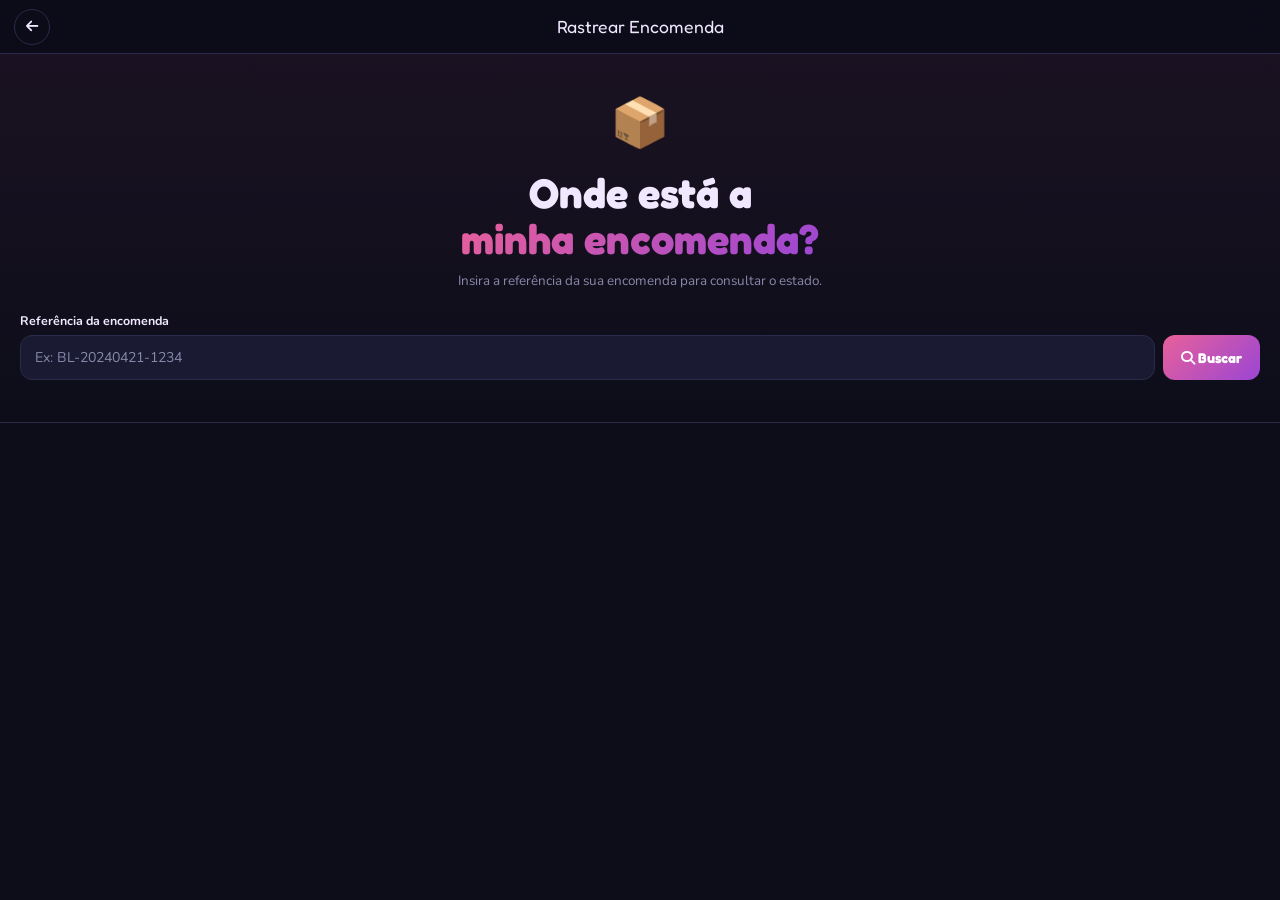
<file: rastrear.html>
<!DOCTYPE html>
<html lang="pt-AO" data-theme="dark">
<head>
<meta charset="UTF-8"><meta name="viewport" content="width=device-width,initial-scale=1.0">
<title>Rastrear Encomenda | Belle Cosméticos</title>
<link rel="icon" href="data:image/svg+xml,<svg xmlns='http://www.w3.org/2000/svg' viewBox='0 0 100 100'><text y='.9em' font-size='90'>✨</text></svg>">
<script>(function(){document.documentElement.setAttribute('data-theme',localStorage.getItem('bl_theme')||'dark')})()</script>
<link rel="stylesheet" href="https://cdnjs.cloudflare.com/ajax/libs/font-awesome/6.5.0/css/all.min.css">
<link href="https://fonts.googleapis.com/css2?family=Fredoka+One&family=Nunito:wght@400;600;700;800;900&display=swap" rel="stylesheet">
<link rel="stylesheet" href="belle.css">
<style>
body{padding-top:54px;padding-bottom:40px;min-height:100vh}
.p-hdr{position:fixed;top:0;left:0;right:0;z-index:100;height:54px;display:flex;align-items:center;justify-content:space-between;padding:0 14px;background:var(--glass);backdrop-filter:blur(20px);border-bottom:1px solid var(--border)}
.track-hero{padding:36px 20px 28px;text-align:center;border-bottom:1px solid var(--border);background:linear-gradient(180deg,rgba(232,96,154,.06),transparent)}
.track-ico{font-size:3rem;margin-bottom:14px}
.input-row{display:flex;gap:8px}
.input-row .form-input{flex:1;border-radius:12px}
.btn-buscar{padding:12px 18px;background:var(--grad);border:none;border-radius:12px;font-family:var(--ff);font-weight:700;color:#fff;cursor:pointer;font-size:.88rem;transition:var(--tr);white-space:nowrap}
.btn-buscar:hover{filter:brightness(1.1)}
.result{padding:0 16px;margin-top:20px}
.ord-card{background:var(--card);border:1px solid var(--border);border-radius:var(--r);padding:16px;margin-bottom:14px}
.oc-ref{font-family:var(--ff);font-size:1.1rem;color:var(--pink);margin-bottom:4px}
.oc-date{font-size:.72rem;color:var(--muted);margin-bottom:12px}
/* Timeline */
.tl{position:relative;padding-left:20px;margin-bottom:18px}
.tl::before{content:'';position:absolute;left:11px;top:0;bottom:0;width:2px;background:var(--border)}
.tl-step{display:flex;gap:14px;position:relative;padding-bottom:18px;z-index:1}
.tl-step:last-child{padding-bottom:0}
.tl-step.done .tl-before{background:var(--teal)}
.tl-dot{width:16px;height:16px;border-radius:50%;border:2px solid var(--border);background:var(--bg);position:absolute;left:-14px;top:2px;z-index:1;transition:var(--tr)}
.tl-step.done .tl-dot{background:var(--teal);border-color:var(--teal)}
.tl-step.active .tl-dot{background:rgba(232,96,154,.2);border-color:var(--pink);box-shadow:0 0 0 4px rgba(232,96,154,.15)}
.tl-lbl{font-size:.84rem;font-weight:700;margin-bottom:2px}
.tl-step.active .tl-lbl{color:var(--pink)}
.tl-step.done .tl-lbl{color:var(--teal)}
.tl-sub{font-size:.7rem;color:var(--muted)}
</style>
</head>
<body>
<header class="p-hdr">
  <button class="nav-btn" onclick="history.back()"><i class="fa-solid fa-arrow-left"></i></button>
  <span style="font-family:var(--ff);font-size:1.1rem">Rastrear Encomenda</span>
  <div style="width:36px"></div>
</header>

<div class="track-hero">
  <div class="track-ico">📦</div>
  <h1 class="sec-title" style="margin-bottom:8px">Onde está a<br><em>minha encomenda?</em></h1>
  <p style="font-size:.84rem;color:var(--muted);line-height:1.65;margin-bottom:20px">Insira a referência da sua encomenda para consultar o estado.</p>
  <div class="form-group" style="text-align:left">
    <label class="form-label">Referência da encomenda</label>
    <div class="input-row">
      <input class="form-input" id="ref-inp" type="text" placeholder="Ex: BL-20240421-1234" oninput="this.value=this.value.toUpperCase()">
      <button class="btn-buscar" onclick="track()"><i class="fa-solid fa-magnifying-glass"></i> Buscar</button>
    </div>
  </div>
</div>

<div class="result" id="result"></div>
<div id="bl-toast"></div>
<script src="belle.js"></script>
<script>
const STATUS_IDX = { pending:0, confirmed:1, shipped:2, delivered:3 };
const STEPS = [
  { label:'Encomenda recebida',  sub:'Pedido registado no sistema' },
  { label:'Confirmada',          sub:'A preparar para envio' },
  { label:'Em entrega',          sub:'A caminho de si' },
  { label:'Entregue',            sub:'Concluída com sucesso' },
];

document.addEventListener('DOMContentLoaded', () => {
  Theme.init();
  const ref = new URLSearchParams(location.search).get('ref');
  if (ref) { document.getElementById('ref-inp').value = ref; track(); }
});

function track() {
  const ref = document.getElementById('ref-inp').value.trim();
  if (!ref) { toast('Insira a referência da encomenda', 'err'); return; }
  const area = document.getElementById('result');
  area.innerHTML = '<div style="padding:24px;text-align:center"><div class="spinner" style="margin:0 auto"></div></div>';
  const order = Orders.track(ref);
  if (!order) {
    area.innerHTML = `<div class="empty-state"><div class="empty-ico">🔍</div><div class="empty-title">Não encontrada</div><div class="empty-sub">Verifique a referência. Formato: BL-YYYYMMDD-XXXX</div></div>`;
    return;
  }
  const st = ORDER_STATUS[order.status] || ORDER_STATUS.pending;
  const pi = STATUS_IDX[order.status] ?? 0;
  const cancelled = order.status === 'cancelled';
  const payLabels = { transferencia:'Transferência Bancária', referencia:'Multicaixa Express', na_entrega:'Pagamento na Entrega' };
  const s = CMS.store();
  area.innerHTML = `
    <div class="ord-card">
      <div class="oc-ref">${order.reference}</div>
      <div class="oc-date">${fmtDate(order.created_at)}</div>
      <div style="display:inline-flex;align-items:center;gap:6px;padding:5px 12px;border-radius:50px;background:${st.bg};color:${st.color};font-family:var(--ff);font-size:.75rem;margin-bottom:14px">${st.icon} ${st.label}</div>

      ${!cancelled ? `<div class="tl">${STEPS.map((step,i)=>`
        <div class="tl-step ${i<pi?'done':''} ${i===pi?'active':''}">
          <div class="tl-dot"></div>
          <div><div class="tl-lbl">${step.label}</div><div class="tl-sub">${step.sub}</div></div>
        </div>`).join('')}
      </div>` : `<div style="background:rgba(255,71,87,.08);border:1px solid rgba(255,71,87,.2);border-radius:10px;padding:12px;font-size:.84rem;color:var(--red);text-align:center;margin-bottom:14px">❌ Esta encomenda foi cancelada</div>`}

      <div style="border-top:1px solid var(--border);padding-top:12px;display:flex;flex-direction:column;gap:6px">
        <div style="display:flex;justify-content:space-between;font-size:.82rem"><span style="color:var(--muted)">Cliente</span><span style="font-weight:700">${order.customer?.name||'—'}</span></div>
        <div style="display:flex;justify-content:space-between;font-size:.82rem"><span style="color:var(--muted)">Pagamento</span><span style="font-weight:700">${payLabels[order.payment_method]||order.payment_method||'—'}</span></div>
        <div style="display:flex;justify-content:space-between;align-items:center;border-top:1px solid var(--border);padding-top:10px;margin-top:4px">
          <span style="font-family:var(--ff);font-size:.95rem">Total</span>
          <span style="font-family:var(--ff);font-size:1.2rem;color:var(--pink)">${kz(order.total)}</span>
        </div>
      </div>
    </div>
    <button class="btn-ghost w-full" onclick="window.open('https://wa.me/${s.whatsapp?.replace(/\D/g,'')||''}?text=${encodeURIComponent('Olá! Tenho dúvidas sobre a encomenda '+(order.reference||ref))}','_blank')">
      <i class="fa-brands fa-whatsapp"></i> Falar com suporte
    </button>`;
}
</script>
</body>
</html>
</file>
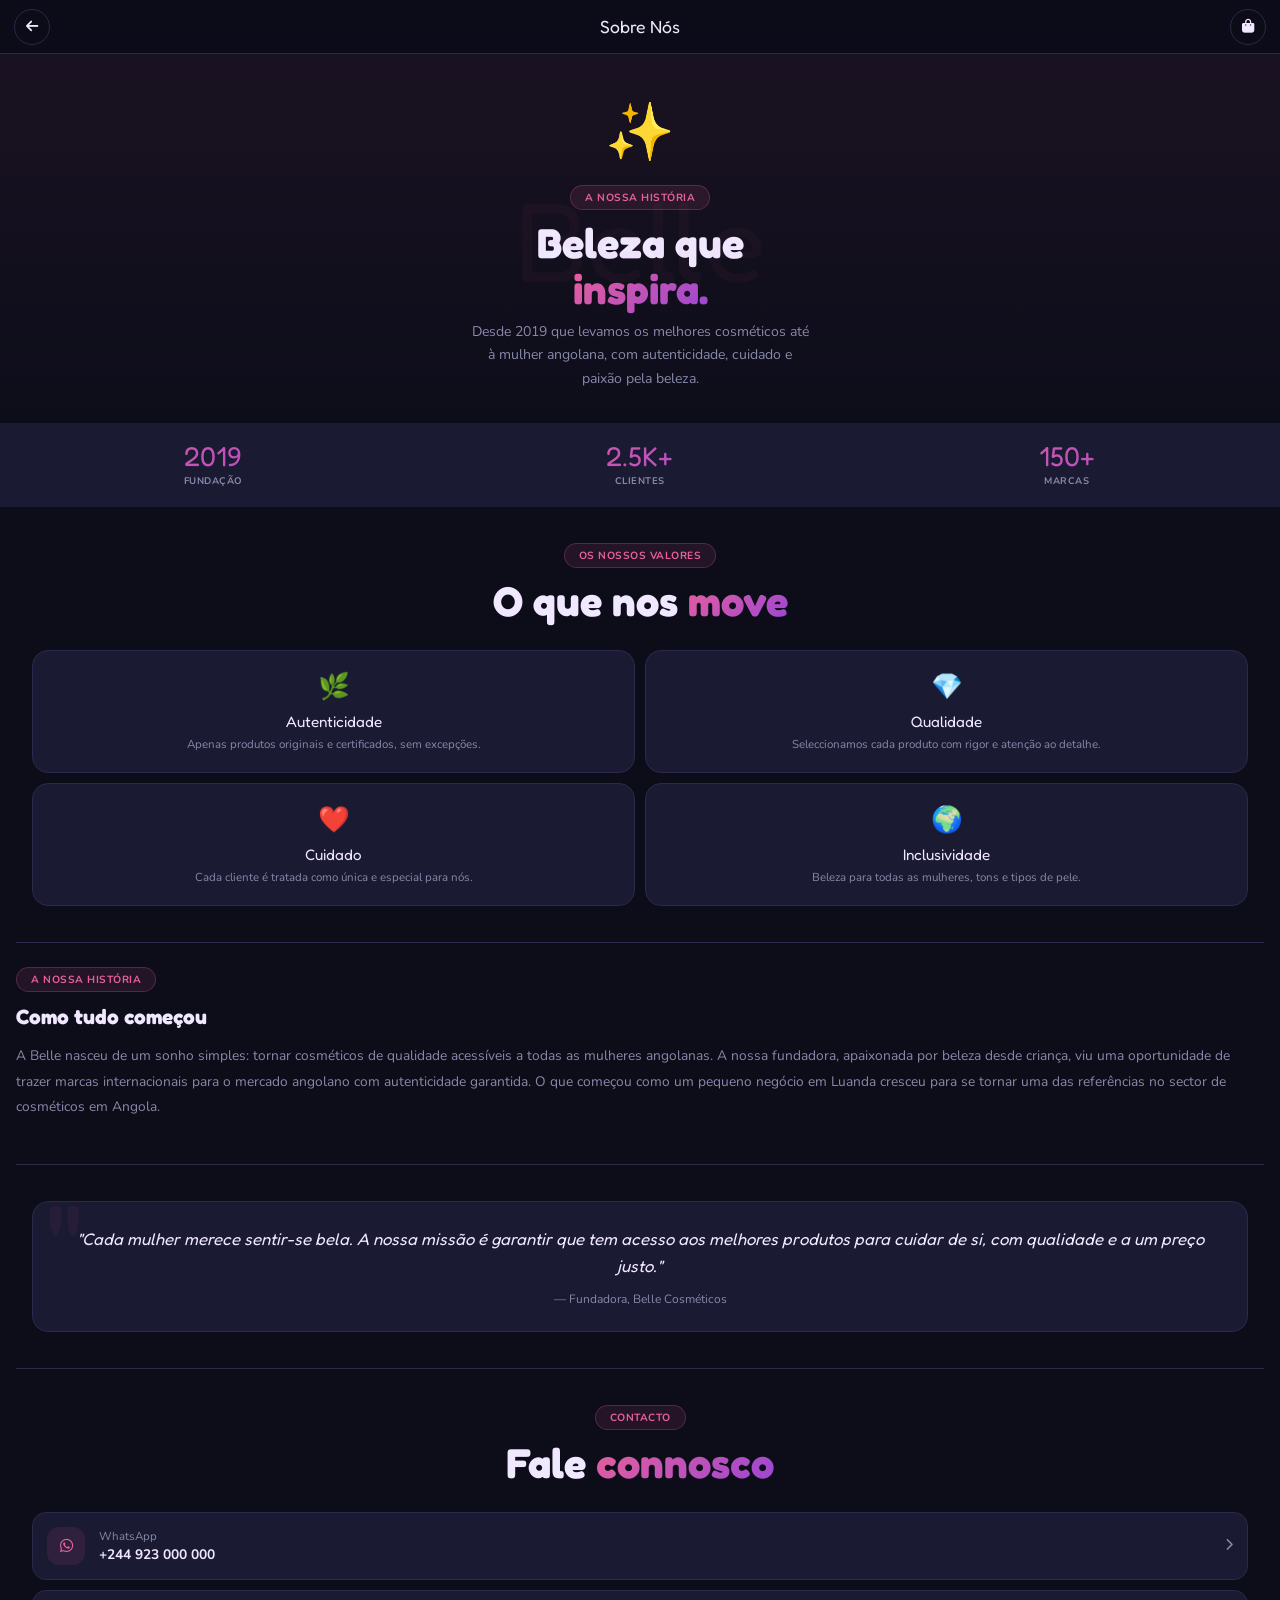
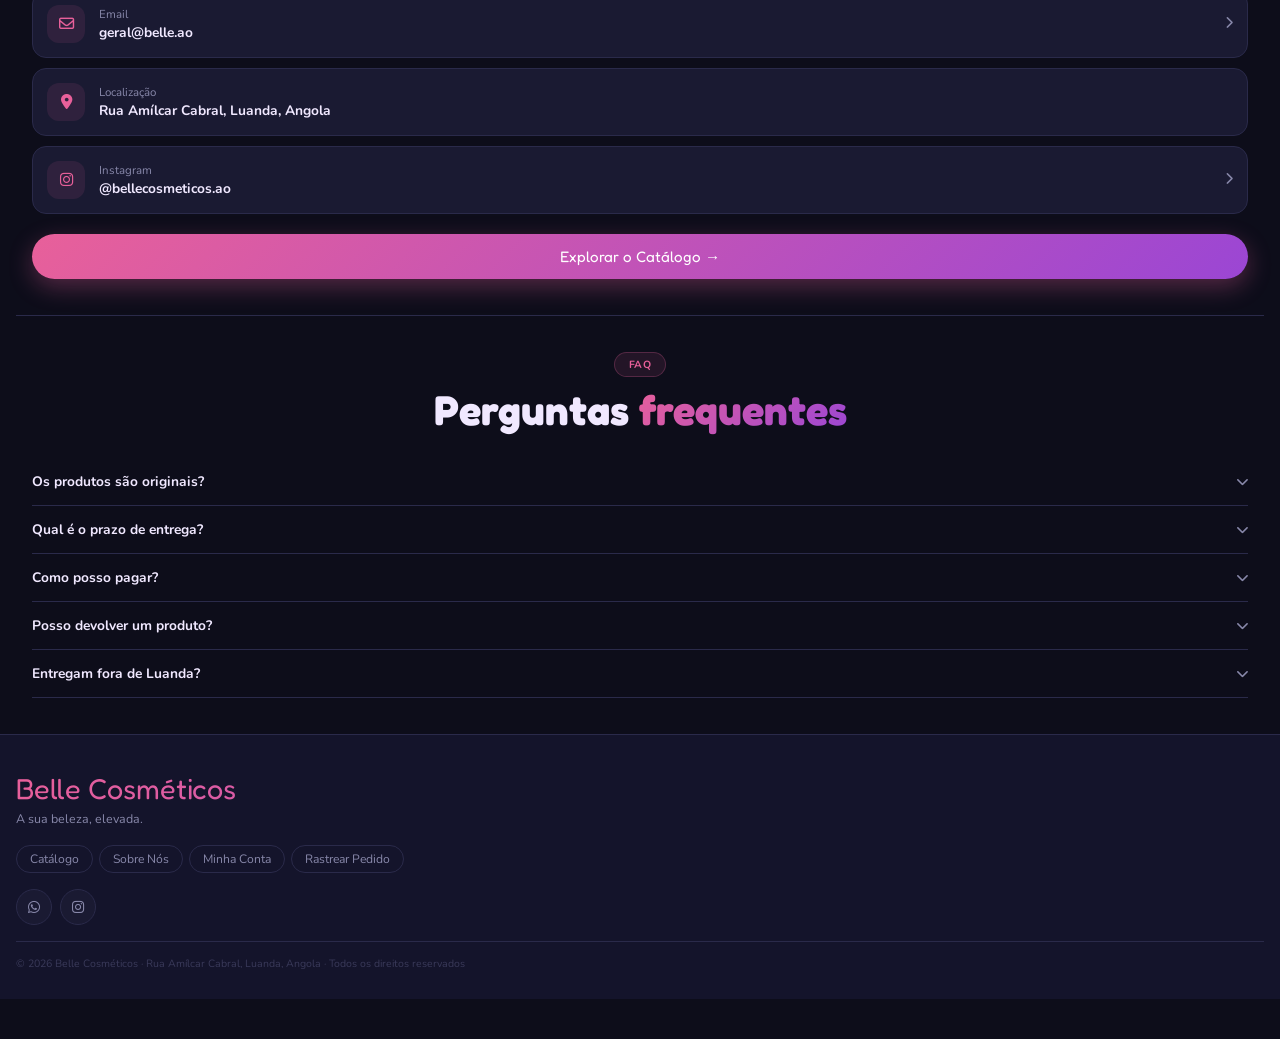
<file: sobre.html>
<!DOCTYPE html>
<html lang="pt-AO" data-theme="dark">
<head>
<meta charset="UTF-8"><meta name="viewport" content="width=device-width,initial-scale=1.0">
<title>Sobre Nós | Belle Cosméticos</title>
<link rel="icon" href="data:image/svg+xml,<svg xmlns='http://www.w3.org/2000/svg' viewBox='0 0 100 100'><text y='.9em' font-size='90'>✨</text></svg>">
<script>(function(){document.documentElement.setAttribute('data-theme',localStorage.getItem('bl_theme')||'dark')})()</script>
<link rel="stylesheet" href="https://cdnjs.cloudflare.com/ajax/libs/font-awesome/6.5.0/css/all.min.css">
<link href="https://fonts.googleapis.com/css2?family=Fredoka+One&family=Nunito:wght@400;600;700;800;900&display=swap" rel="stylesheet">
<link rel="stylesheet" href="belle.css">
<style>
body{padding-top:54px;padding-bottom:40px;min-height:100vh}
.p-hdr{position:fixed;top:0;left:0;right:0;z-index:100;height:54px;display:flex;align-items:center;justify-content:space-between;padding:0 14px;background:var(--glass);backdrop-filter:blur(20px);border-bottom:1px solid var(--border)}
.about-hero{padding:40px 20px 32px;text-align:center;position:relative;overflow:hidden;background:linear-gradient(180deg,rgba(232,96,154,.06) 0%,transparent 100%)}
.about-hero::before{content:'Belle';position:absolute;top:50%;left:50%;transform:translate(-50%,-50%);font-family:var(--ff);font-size:7rem;color:rgba(232,96,154,.04);white-space:nowrap;pointer-events:none}
.about-ico{font-size:3.5rem;margin-bottom:14px}
.val-grid{display:grid;grid-template-columns:repeat(2,1fr);gap:10px;padding:0 16px}
.val-card{background:var(--card);border:1px solid var(--border);border-radius:var(--r);padding:18px 14px;text-align:center}
.val-ico{font-size:1.6rem;margin-bottom:8px}
.val-title{font-family:var(--ff);font-size:.95rem;margin-bottom:4px}
.val-desc{font-size:.72rem;color:var(--muted);line-height:1.65}
.story-block{padding:24px 16px}
.tl{display:flex;flex-direction:column;position:relative}
.tl::before{content:'';position:absolute;left:19px;top:0;bottom:0;width:2px;background:var(--border)}
.tl-item{display:flex;gap:16px;padding-bottom:22px;position:relative;z-index:1}
.tl-dot{width:38px;height:38px;border-radius:50%;background:rgba(232,96,154,.1);border:2px solid rgba(232,96,154,.4);display:flex;align-items:center;justify-content:center;font-size:.9rem;flex-shrink:0}
.tl-year{font-family:var(--ff);font-size:.78rem;color:var(--pink);margin-bottom:2px}
.tl-text{font-size:.82rem;color:var(--muted);line-height:1.65}
.mission-block{margin:0 16px;background:var(--card);border:1px solid var(--border);border-radius:var(--r);padding:24px;text-align:center;position:relative;overflow:hidden}
.mission-block::before{content:'"';position:absolute;top:-20px;left:10px;font-family:var(--ff);font-size:8rem;color:rgba(232,96,154,.06);line-height:1}
.mission-text{font-family:var(--ff);font-size:1.05rem;line-height:1.65;color:var(--text);margin-bottom:10px;font-style:italic}
.mission-author{font-size:.75rem;color:var(--muted)}
.contact-grid{display:flex;flex-direction:column;gap:10px;padding:0 16px}
.contact-item{display:flex;align-items:center;gap:14px;background:var(--card);border:1px solid var(--border);border-radius:14px;padding:14px;cursor:pointer;transition:var(--tr)}
.contact-item:hover{border-color:rgba(232,96,154,.35)}
.ci-ico{width:38px;height:38px;border-radius:12px;background:rgba(232,96,154,.1);color:var(--pink);display:flex;align-items:center;justify-content:center;font-size:.95rem;flex-shrink:0}
.ci-label{font-size:.72rem;color:var(--muted);margin-bottom:1px}
.ci-val{font-size:.86rem;font-weight:700}
.stats{display:grid;grid-template-columns:repeat(3,1fr);background:var(--border)}
.stat{background:var(--card);padding:20px 10px;text-align:center}
.stat-n{font-family:var(--ff);font-size:1.7rem;background:var(--grad);-webkit-background-clip:text;-webkit-text-fill-color:transparent;background-clip:text;line-height:1}
.stat-l{font-size:.6rem;font-weight:700;text-transform:uppercase;letter-spacing:.5px;color:var(--muted);margin-top:4px}
</style>
</head>
<body>
<header class="p-hdr">
  <button class="nav-btn" onclick="history.back()"><i class="fa-solid fa-arrow-left"></i></button>
  <span style="font-family:var(--ff);font-size:1.1rem">Sobre Nós</span>
  <a href="carrinho.html" class="nav-btn"><i class="fa-solid fa-bag-shopping"></i><span class="bl-cart-badge">0</span></a>
</header>

<div id="page"></div>
<footer class="footer" id="footer"></footer>
<div id="bl-toast"></div>
<script src="belle.js"></script>
<script>
document.addEventListener('DOMContentLoaded',()=>{
  Theme.init();
  render();
  window.addEventListener('bl:cms', render);
});
function render(){
  const sb=CMS.sobre(); const s=CMS.store();
  const hero=sb?.hero||{}; const stats=sb?.stats||[];
  const lines=(hero.title||'Beleza que\ninspira.').split('\n');
  document.getElementById('page').innerHTML=`
    <section class="about-hero">
      <div class="about-ico">✨</div>
      <div class="sec-badge" style="display:inline-block;margin-bottom:10px">A nossa história</div>
      <h1 class="sec-title">${lines.map((l,i)=>i===lines.length-1?`<em>${l}</em>`:l).join('<br>')}</h1>
      <p class="sec-sub">${hero.sub||''}</p>
    </section>

    ${stats.length?`<div class="stats">${stats.map(st=>`<div class="stat"><div class="stat-n">${st.value}</div><div class="stat-l">${st.label}</div></div>`).join('')}</div>`:''}

    <section class="sec compact">
      <div class="sec-hdr"><div class="sec-badge">Os nossos valores</div><h2 class="sec-title">O que nos <em>move</em></h2></div>
      <div class="val-grid">
        <div class="val-card"><div class="val-ico">🌿</div><div class="val-title">Autenticidade</div><div class="val-desc">Apenas produtos originais e certificados, sem excepções.</div></div>
        <div class="val-card"><div class="val-ico">💎</div><div class="val-title">Qualidade</div><div class="val-desc">Seleccionamos cada produto com rigor e atenção ao detalhe.</div></div>
        <div class="val-card"><div class="val-ico">❤️</div><div class="val-title">Cuidado</div><div class="val-desc">Cada cliente é tratada como única e especial para nós.</div></div>
        <div class="val-card"><div class="val-ico">🌍</div><div class="val-title">Inclusividade</div><div class="val-desc">Beleza para todas as mulheres, tons e tipos de pele.</div></div>
      </div>
    </section>

    <div class="divider mx"></div>

    <section class="story-block">
      <div class="sec-badge" style="display:inline-block;margin-bottom:12px">A nossa história</div>
      <h2 style="font-family:var(--ff);font-size:1.3rem;margin-bottom:14px">Como tudo começou</h2>
      <p style="font-size:.86rem;color:var(--muted);line-height:1.85;margin-bottom:20px">${sb?.story||''}</p>
      <div class="tl" id="timeline"></div>
    </section>

    <div class="divider mx"></div>

    <section class="sec compact">
      <div class="mission-block">
        <p class="mission-text">${sb?.mission||''}</p>
        <div class="mission-author">— Fundadora, ${s.name}</div>
      </div>
    </section>

    <div class="divider mx"></div>

    <section class="sec compact">
      <div class="sec-hdr"><div class="sec-badge">Contacto</div><h2 class="sec-title">Fale <em>connosco</em></h2></div>
      <div class="contact-grid">
        ${s.whatsapp?`<div class="contact-item" onclick="window.open('https://wa.me/${s.whatsapp.replace(/\D/g,'')}','_blank')"><div class="ci-ico"><i class="fa-brands fa-whatsapp"></i></div><div><div class="ci-label">WhatsApp</div><div class="ci-val">${s.phone||s.whatsapp}</div></div><i class="fa-solid fa-chevron-right" style="color:var(--muted);margin-left:auto;font-size:.78rem"></i></div>`:''}
        ${s.email?`<div class="contact-item" onclick="window.open('mailto:${s.email}','_blank')"><div class="ci-ico"><i class="fa-regular fa-envelope"></i></div><div><div class="ci-label">Email</div><div class="ci-val">${s.email}</div></div><i class="fa-solid fa-chevron-right" style="color:var(--muted);margin-left:auto;font-size:.78rem"></i></div>`:''}
        ${s.address?`<div class="contact-item"><div class="ci-ico"><i class="fa-solid fa-location-dot"></i></div><div><div class="ci-label">Localização</div><div class="ci-val">${s.address}</div></div></div>`:''}
        ${s.instagram?`<div class="contact-item" onclick="window.open('https://instagram.com/${s.instagram.replace('@','')}','_blank')"><div class="ci-ico"><i class="fa-brands fa-instagram"></i></div><div><div class="ci-label">Instagram</div><div class="ci-val">@${s.instagram.replace('@','')}</div></div><i class="fa-solid fa-chevron-right" style="color:var(--muted);margin-left:auto;font-size:.78rem"></i></div>`:''}
      </div>
      <div style="margin-top:20px;padding:0 16px">
        <button class="btn-primary w-full" onclick="location.href='catalogo.html'">Explorar o Catálogo →</button>
      </div>
    </section>

    <div class="divider mx"></div>

    <section class="sec compact">
      <div class="sec-hdr"><div class="sec-badge">FAQ</div><h2 class="sec-title">Perguntas <em>frequentes</em></h2></div>
      <div style="padding:0 16px" id="faq-list"></div>
    </section>`;

  // FAQ
  const faqs=sb?.faq||[];
  document.getElementById('faq-list').innerHTML=faqs.map(f=>`
    <div class="acc-item">
      <div class="acc-hdr" onclick="this.parentNode.classList.toggle('on')"><span>${f.q}</span><i class="fa-solid fa-chevron-down"></i></div>
      <div class="acc-body">${f.a}</div>
    </div>`).join('');
}
</script>
</body>
</html>
</file>
<file: belle.css>
/* ═══════════════════════════════════════════════════════
   BELLE COSMÉTICOS — belle.css  v2.0
   Palette: Vibrant Dark · Pink→Purple · Fredoka + Nunito
═══════════════════════════════════════════════════════ */
:root {
  --bg:#0d0d1a; --bg2:#14142b; --card:#1a1a32; --border:#2a2a4a;
  --pink:#e8609a; --purple:#9b46d4; --teal:#06d6a0; --yellow:#ffd166;
  --coral:#ff9f43; --red:#ff4757;
  --text:#f0e8ff; --muted:#8888aa; --muted2:#3a3a5a;
  --grad:linear-gradient(135deg,#e8609a,#9b46d4);
  --grad-t:linear-gradient(135deg,#06d6a0,#0ab880);
  --grad-y:linear-gradient(135deg,#ffd166,#ff9f43);
  --glass:rgba(13,13,26,.92);
  --r:16px; --tr:all .28s cubic-bezier(.4,0,.2,1);
  --ff:'Fredoka One',cursive; --fb:'Nunito',sans-serif;
}
[data-theme=light]{
  --bg:#fff5f8;--bg2:#fff;--card:#fff;--border:#f0d0e8;
  --text:#1a0a2e;--muted:#7a5a8a;--muted2:#d0b0cc;--glass:rgba(255,245,248,.94);
}
*,*::before,*::after{box-sizing:border-box;margin:0;padding:0}
html{scroll-behavior:smooth}
body{font-family:var(--fb);background:var(--bg);color:var(--text);overflow-x:hidden;transition:background .3s,color .3s;-webkit-font-smoothing:antialiased}
a{text-decoration:none;color:inherit}
button{font-family:var(--fb);cursor:pointer;border:none;background:none;color:inherit}
img{max-width:100%;display:block}
input,textarea,select{font-family:var(--fb)}

/* NAV */
.nav{position:fixed;top:0;left:0;right:0;z-index:100;display:flex;align-items:center;justify-content:space-between;padding:0 16px;height:54px;background:var(--glass);backdrop-filter:blur(20px);border-bottom:1px solid var(--border);transition:background .3s}
.nav-logo{font-family:var(--ff);font-size:1.5rem;background:var(--grad);-webkit-background-clip:text;-webkit-text-fill-color:transparent;background-clip:text;cursor:pointer}
.nav-actions{display:flex;align-items:center;gap:5px}
.nav-btn{width:36px;height:36px;border-radius:50%;border:1px solid var(--border);color:var(--text);display:flex;align-items:center;justify-content:center;font-size:.88rem;cursor:pointer;position:relative;transition:var(--tr);background:none}
.nav-btn:hover{border-color:var(--pink);color:var(--pink)}
.bl-cart-badge{position:absolute;top:-3px;right:-3px;width:16px;height:16px;border-radius:50%;background:var(--pink);color:#fff;font-size:.48rem;font-weight:800;display:none;align-items:center;justify-content:center}

/* ANNOUNCE */
.announce{background:var(--grad);padding:8px 16px;text-align:center;font-family:var(--ff);font-size:.72rem;color:#fff;margin-top:54px;letter-spacing:.2px}
.announce.hide{display:none}

/* SECTIONS */
.sec{padding:52px 16px}
.sec.compact{padding:36px 16px}
.sec-badge{display:inline-block;background:rgba(232,96,154,.1);border:1px solid rgba(232,96,154,.25);border-radius:50px;padding:4px 14px;font-size:.65rem;font-weight:700;color:var(--pink);letter-spacing:.5px;text-transform:uppercase;margin-bottom:10px}
.sec-title{font-family:var(--ff);font-size:clamp(1.8rem,7vw,2.6rem);line-height:1.1;color:var(--text);margin-bottom:8px}
.sec-title em{font-style:normal;background:var(--grad);-webkit-background-clip:text;-webkit-text-fill-color:transparent;background-clip:text}
.sec-hdr{text-align:center;margin-bottom:26px}
.sec-sub{font-size:.88rem;color:var(--muted);line-height:1.7;max-width:340px;margin:0 auto}
.divider{height:1px;background:var(--border)}
.divider.mx{margin:0 16px}

/* BUTTONS */
.btn-primary{display:inline-flex;align-items:center;justify-content:center;gap:8px;padding:13px 28px;background:var(--grad);border:none;border-radius:50px;font-family:var(--ff);font-size:.95rem;color:#fff;cursor:pointer;transition:var(--tr);box-shadow:0 8px 24px rgba(232,96,154,.32)}
.btn-primary:hover{transform:translateY(-2px);box-shadow:0 12px 32px rgba(232,96,154,.44)}
.btn-primary:disabled{opacity:.5;cursor:not-allowed;transform:none}
.btn-ghost{display:inline-flex;align-items:center;justify-content:center;gap:8px;padding:12px 24px;border:1px solid var(--border);border-radius:50px;font-family:var(--ff);font-size:.9rem;color:var(--text);cursor:pointer;transition:var(--tr)}
.btn-ghost:hover{border-color:var(--pink);color:var(--pink)}
.btn-teal{display:inline-flex;align-items:center;justify-content:center;gap:8px;padding:13px 28px;background:var(--grad-t);border:none;border-radius:50px;font-family:var(--ff);font-size:.95rem;color:#0d0d1a;cursor:pointer;transition:var(--tr);box-shadow:0 8px 24px rgba(6,214,160,.28)}
.btn-teal:hover{transform:translateY(-2px)}
.btn-danger{display:inline-flex;align-items:center;gap:6px;padding:8px 16px;border:1px solid rgba(255,71,87,.3);border-radius:8px;font-size:.72rem;color:var(--red);cursor:pointer;transition:var(--tr);background:none}
.btn-danger:hover{background:rgba(255,71,87,.08)}
.btn-icon{width:36px;height:36px;border-radius:50%;border:1px solid var(--border);display:flex;align-items:center;justify-content:center;font-size:.88rem;cursor:pointer;transition:var(--tr);color:var(--text);background:none}
.btn-icon:hover{border-color:var(--pink);color:var(--pink)}
.btn-sm{padding:8px 16px;font-size:.78rem}
.w-full{width:100%}

/* PRODUCT CARD */
.prods-grid{display:grid;grid-template-columns:repeat(2,1fr);gap:12px;padding:0 16px}
.pcard{background:var(--card);border:1px solid var(--border);border-radius:var(--r);overflow:hidden;cursor:pointer;transition:var(--tr);position:relative;animation:fade-up .45s both}
.pcard:hover{border-color:rgba(232,96,154,.4);transform:translateY(-3px);box-shadow:0 10px 30px rgba(0,0,0,.3)}
.pcard-esgotado{opacity:.6;cursor:default}
.pcard-img{aspect-ratio:1;background:var(--bg2);display:flex;align-items:center;justify-content:center;font-size:3rem;position:relative;overflow:hidden}
.pcard-img img{width:100%;height:100%;object-fit:cover;position:absolute;inset:0}
.pcard-tag{position:absolute;top:8px;left:8px;background:var(--grad);color:#fff;font-family:var(--ff);font-size:.58rem;padding:3px 9px;border-radius:50px;z-index:1}
.pcard-tag.novo{background:var(--grad-t);color:#0d0d1a}
.pcard-tag.destaque{background:var(--grad-y);color:#0d0d1a}
.pcard-tag.bestseller{background:var(--grad-y);color:#0d0d1a}
.btn-wish{position:absolute;top:8px;right:8px;width:30px;height:30px;border-radius:50%;background:rgba(13,13,26,.7);backdrop-filter:blur(8px);border:1px solid var(--border);font-size:.78rem;color:var(--muted);display:flex;align-items:center;justify-content:center;cursor:pointer;transition:var(--tr);z-index:1}
.btn-wish.on,.btn-wish:hover{color:var(--pink);border-color:var(--pink)}
.esgotado-badge{position:absolute;inset:0;background:rgba(13,13,26,.65);display:flex;align-items:center;justify-content:center;font-family:var(--ff);font-size:.7rem;color:var(--muted)}
.pcard-body{padding:10px 10px 36px}
.pcard-cat{font-size:.6rem;color:var(--muted);text-transform:uppercase;letter-spacing:.5px;margin-bottom:3px}
.pcard-name{font-size:.84rem;font-weight:700;color:var(--text);line-height:1.3;margin-bottom:6px}
.pcard-price{display:flex;align-items:baseline;gap:5px;flex-wrap:wrap}
.pcard-val{font-family:var(--ff);font-size:1rem;color:var(--pink)}
.pcard-orig{font-size:.68rem;color:var(--muted);text-decoration:line-through}
.btn-add-quick{position:absolute;bottom:10px;right:10px;width:28px;height:28px;background:var(--grad);border-radius:50%;color:#fff;font-size:1.1rem;font-weight:700;display:flex;align-items:center;justify-content:center;cursor:pointer;transition:var(--tr);box-shadow:0 4px 12px rgba(232,96,154,.35)}
.btn-add-quick:hover{transform:scale(1.15)}

/* SHEET */
.overlay{position:fixed;inset:0;background:rgba(0,0,0,.75);z-index:200;opacity:0;pointer-events:none;transition:opacity .3s}
.overlay.on{opacity:1;pointer-events:all}
.sheet{position:fixed;bottom:0;left:0;right:0;z-index:201;background:var(--bg2);border-radius:24px 24px 0 0;padding:0 16px 40px;transform:translateY(100%);transition:transform .4s cubic-bezier(.34,1.15,.64,1);max-height:88vh;overflow-y:auto}
.sheet.on{transform:none}
.sheet-handle{width:40px;height:4px;background:var(--border);border-radius:2px;margin:14px auto 18px}
.sh-img{width:100%;aspect-ratio:1;border-radius:16px;background:var(--card);display:flex;align-items:center;justify-content:center;font-size:5rem;margin-bottom:16px;overflow:hidden}
.sh-img img{width:100%;height:100%;object-fit:cover}
.sh-cat{font-size:.65rem;font-weight:700;color:var(--pink);text-transform:uppercase;letter-spacing:.5px;margin-bottom:4px}
.sh-name{font-family:var(--ff);font-size:1.4rem;color:var(--text);margin-bottom:8px}
.sh-price-row{display:flex;align-items:baseline;gap:10px;margin-bottom:10px;flex-wrap:wrap}
.sh-price{font-family:var(--ff);font-size:1.6rem;color:var(--pink)}
.sh-orig{font-size:.85rem;color:var(--muted);text-decoration:line-through}
.sh-disc{font-size:.68rem;background:var(--grad);color:#fff;padding:2px 9px;border-radius:50px;font-family:var(--ff)}
.sh-desc{font-size:.84rem;color:var(--muted);line-height:1.75;margin-bottom:14px}
.sh-hls{display:flex;flex-wrap:wrap;gap:6px;margin-bottom:20px}
.hl-tag{background:rgba(232,96,154,.08);border:1px solid rgba(232,96,154,.2);border-radius:50px;padding:4px 12px;font-size:.67rem;color:var(--pink)}
.qty-row{display:flex;align-items:center;justify-content:space-between;margin-bottom:14px}
.qty-lbl{font-size:.82rem;font-weight:700}
.qty-ctrl{display:flex;align-items:center;background:var(--card);border:1px solid var(--border);border-radius:50px;overflow:hidden}
.qty-btn{width:36px;height:36px;font-size:1.1rem;display:flex;align-items:center;justify-content:center;transition:color .2s}
.qty-btn:hover{color:var(--pink)}
.qty-v{min-width:32px;text-align:center;font-weight:700;font-size:.9rem;font-family:var(--ff)}
.sh-note{width:100%;background:var(--card);border:1px solid var(--border);border-radius:12px;padding:10px 14px;font-size:.84rem;color:var(--text);outline:none;resize:none;height:58px;margin-bottom:16px;transition:border-color .2s}
.sh-note:focus{border-color:var(--pink)}
.sh-note::placeholder{color:var(--muted)}

/* TOAST */
#bl-toast{position:fixed;bottom:80px;left:50%;transform:translateX(-50%) translateY(20px);background:var(--card);border:1px solid var(--border);border-radius:50px;padding:10px 22px;font-family:var(--ff);font-size:.85rem;white-space:nowrap;z-index:9999;opacity:0;pointer-events:none;transition:all .35s cubic-bezier(.34,1.56,.64,1);box-shadow:0 8px 32px rgba(0,0,0,.5);max-width:calc(100vw - 32px);text-align:center}
#bl-toast.show{transform:translateX(-50%) translateY(0);opacity:1}
#bl-toast.ok{border-color:var(--teal);color:var(--teal)}
#bl-toast.err{border-color:var(--red);color:var(--red)}
#bl-toast.info{border-color:var(--pink);color:var(--pink)}

/* FOOTER */
.footer{background:var(--bg2);border-top:1px solid var(--border);padding:36px 16px 28px}
.footer-logo{font-family:var(--ff);font-size:1.8rem;background:var(--grad);-webkit-background-clip:text;-webkit-text-fill-color:transparent;background-clip:text;margin-bottom:4px}
.footer-tag{font-size:.78rem;color:var(--muted);margin-bottom:18px}
.footer-links{display:flex;flex-wrap:wrap;gap:6px;margin-bottom:16px}
.footer-link{font-size:.76rem;color:var(--muted);padding:5px 13px;border:1px solid var(--border);border-radius:50px;cursor:pointer;transition:var(--tr)}
.footer-link:hover{border-color:var(--pink);color:var(--pink)}
.footer-social{display:flex;gap:8px;margin-bottom:16px}
.soc-btn{width:36px;height:36px;border-radius:50%;background:var(--card);border:1px solid var(--border);display:flex;align-items:center;justify-content:center;font-size:.88rem;color:var(--muted);cursor:pointer;transition:var(--tr)}
.soc-btn:hover{border-color:var(--pink);color:var(--pink)}
.footer-copy{font-size:.66rem;color:var(--muted2)}
.f-hr{height:1px;background:var(--border);margin:14px 0}

/* FORM */
.form-group{margin-bottom:14px}
.form-label{display:block;font-size:.78rem;font-weight:700;margin-bottom:6px;color:var(--text)}
.form-label span{color:var(--red);margin-left:2px}
.form-label small{font-size:.65rem;color:var(--muted);font-weight:400;margin-left:6px}
.form-input{width:100%;background:var(--card);border:1px solid var(--border);border-radius:12px;padding:12px 14px;font-size:.88rem;color:var(--text);outline:none;transition:border-color .2s;-webkit-appearance:none}
.form-input:focus{border-color:var(--pink)}
.form-input::placeholder{color:var(--muted)}
.form-input:disabled{opacity:.5;cursor:not-allowed}
select.form-input{background-image:url("data:image/svg+xml,%3Csvg xmlns='http://www.w3.org/2000/svg' width='12' height='8'%3E%3Cpath d='M1 1l5 5 5-5' stroke='%238888aa' stroke-width='1.5' fill='none' stroke-linecap='round'/%3E%3C/svg%3E");background-repeat:no-repeat;background-position:right 14px center;padding-right:36px}
textarea.form-input{resize:vertical;min-height:80px;line-height:1.6}
.form-hint{font-size:.7rem;color:var(--muted);margin-top:4px;line-height:1.5}

/* CARD */
.card{background:var(--card);border:1px solid var(--border);border-radius:var(--r)}
.card-p{padding:16px}

/* EMPTY */
.empty-state{padding:60px 24px;text-align:center}
.empty-ico{font-size:3.5rem;opacity:.25;margin-bottom:14px}
.empty-title{font-family:var(--ff);font-size:1.2rem;color:var(--muted);margin-bottom:6px}
.empty-sub{font-size:.84rem;color:var(--muted2);margin-bottom:24px;line-height:1.6}

/* SPINNER */
.spinner{width:24px;height:24px;border:2px solid var(--border);border-top-color:var(--pink);border-radius:50%;animation:spin .7s linear infinite}

/* STATUS PILL */
.status-pill{display:inline-flex;align-items:center;gap:5px;padding:4px 11px;border-radius:50px;font-size:.68rem;font-weight:700;font-family:var(--ff)}

/* PAY */
.pay-opt{border:1px solid var(--border);border-radius:14px;padding:14px;cursor:pointer;transition:var(--tr);display:flex;align-items:flex-start;gap:12px;margin-bottom:10px}
.pay-opt.on{border-color:var(--pink);background:rgba(232,96,154,.05)}
.pay-radio{width:18px;height:18px;border-radius:50%;border:2px solid var(--border);flex-shrink:0;margin-top:2px;display:flex;align-items:center;justify-content:center;transition:var(--tr)}
.pay-opt.on .pay-radio{border-color:var(--pink)}
.pay-opt.on .pay-radio::after{content:'';width:8px;height:8px;border-radius:50%;background:var(--pink);display:block}
.pay-info-title{font-size:.86rem;font-weight:700;color:var(--text)}
.pay-info-sub{font-size:.73rem;color:var(--muted);margin-top:2px;line-height:1.6}

/* ACCORDION */
.acc-item{border-bottom:1px solid var(--border)}
.acc-hdr{display:flex;align-items:center;justify-content:space-between;padding:14px 0;cursor:pointer;font-size:.86rem;font-weight:700;color:var(--text)}
.acc-hdr i{transition:transform .25s;font-size:.78rem;color:var(--muted)}
.acc-item.on .acc-hdr i{transform:rotate(180deg);color:var(--pink)}
.acc-body{display:none;padding-bottom:14px;font-size:.84rem;color:var(--muted);line-height:1.7}
.acc-item.on .acc-body{display:block}

/* SWITCH */
.switch{position:relative;width:44px;height:24px;flex-shrink:0;display:inline-block}
.switch input{opacity:0;width:0;height:0}
.switch-slider{position:absolute;inset:0;background:var(--border);border-radius:12px;cursor:pointer;transition:.3s}
.switch-slider::before{content:'';position:absolute;width:18px;height:18px;border-radius:50%;left:3px;top:3px;background:#fff;transition:.3s}
.switch input:checked + .switch-slider{background:var(--pink)}
.switch input:checked + .switch-slider::before{transform:translateX(20px)}

/* UTILS */
.pt-nav{padding-top:54px}.pb-bar{padding-bottom:72px}
.text-pink{color:var(--pink)}.text-teal{color:var(--teal)}.text-muted{color:var(--muted)}.text-red{color:var(--red)}.text-yellow{color:var(--yellow)}
.font-title{font-family:var(--ff)}
.text-center{text-align:center}.text-sm{font-size:.82rem}.text-xs{font-size:.7rem}
.flex{display:flex}.flex-1{flex:1}.flex-col{flex-direction:column}
.items-center{align-items:center}.justify-between{justify-content:space-between}.justify-center{justify-content:center}
.gap-6{gap:6px}.gap-8{gap:8px}.gap-10{gap:10px}.gap-12{gap:12px}.gap-16{gap:16px}
.p-16{padding:16px}.mt-8{margin-top:8px}.mt-12{margin-top:12px}.mt-16{margin-top:16px}.mt-24{margin-top:24px}
.mb-4{margin-bottom:4px}.mb-8{margin-bottom:8px}.mb-12{margin-bottom:12px}.mb-16{margin-bottom:16px}
.hidden{display:none!important}.relative{position:relative}.w-full{width:100%}.overflow-hidden{overflow:hidden}
.bottom-bar{position:fixed;bottom:0;left:0;right:0;z-index:100;padding:8px 16px 14px;background:var(--glass);backdrop-filter:blur(20px);border-top:1px solid var(--border);display:flex;gap:10px;align-items:center}

/* ANIMATIONS */
@keyframes fade-up{from{opacity:0;transform:translateY(18px)}to{opacity:1;transform:none}}
@keyframes fade-in{from{opacity:0}to{opacity:1}}
@keyframes orb-float{0%,100%{transform:translate(0,0) scale(1)}33%{transform:translate(18px,-18px) scale(1.04)}66%{transform:translate(-10px,12px) scale(.97)}}
@keyframes spin{to{transform:rotate(360deg)}}
@keyframes pop{from{transform:scale(0);opacity:0}to{transform:scale(1);opacity:1}}
</file>
